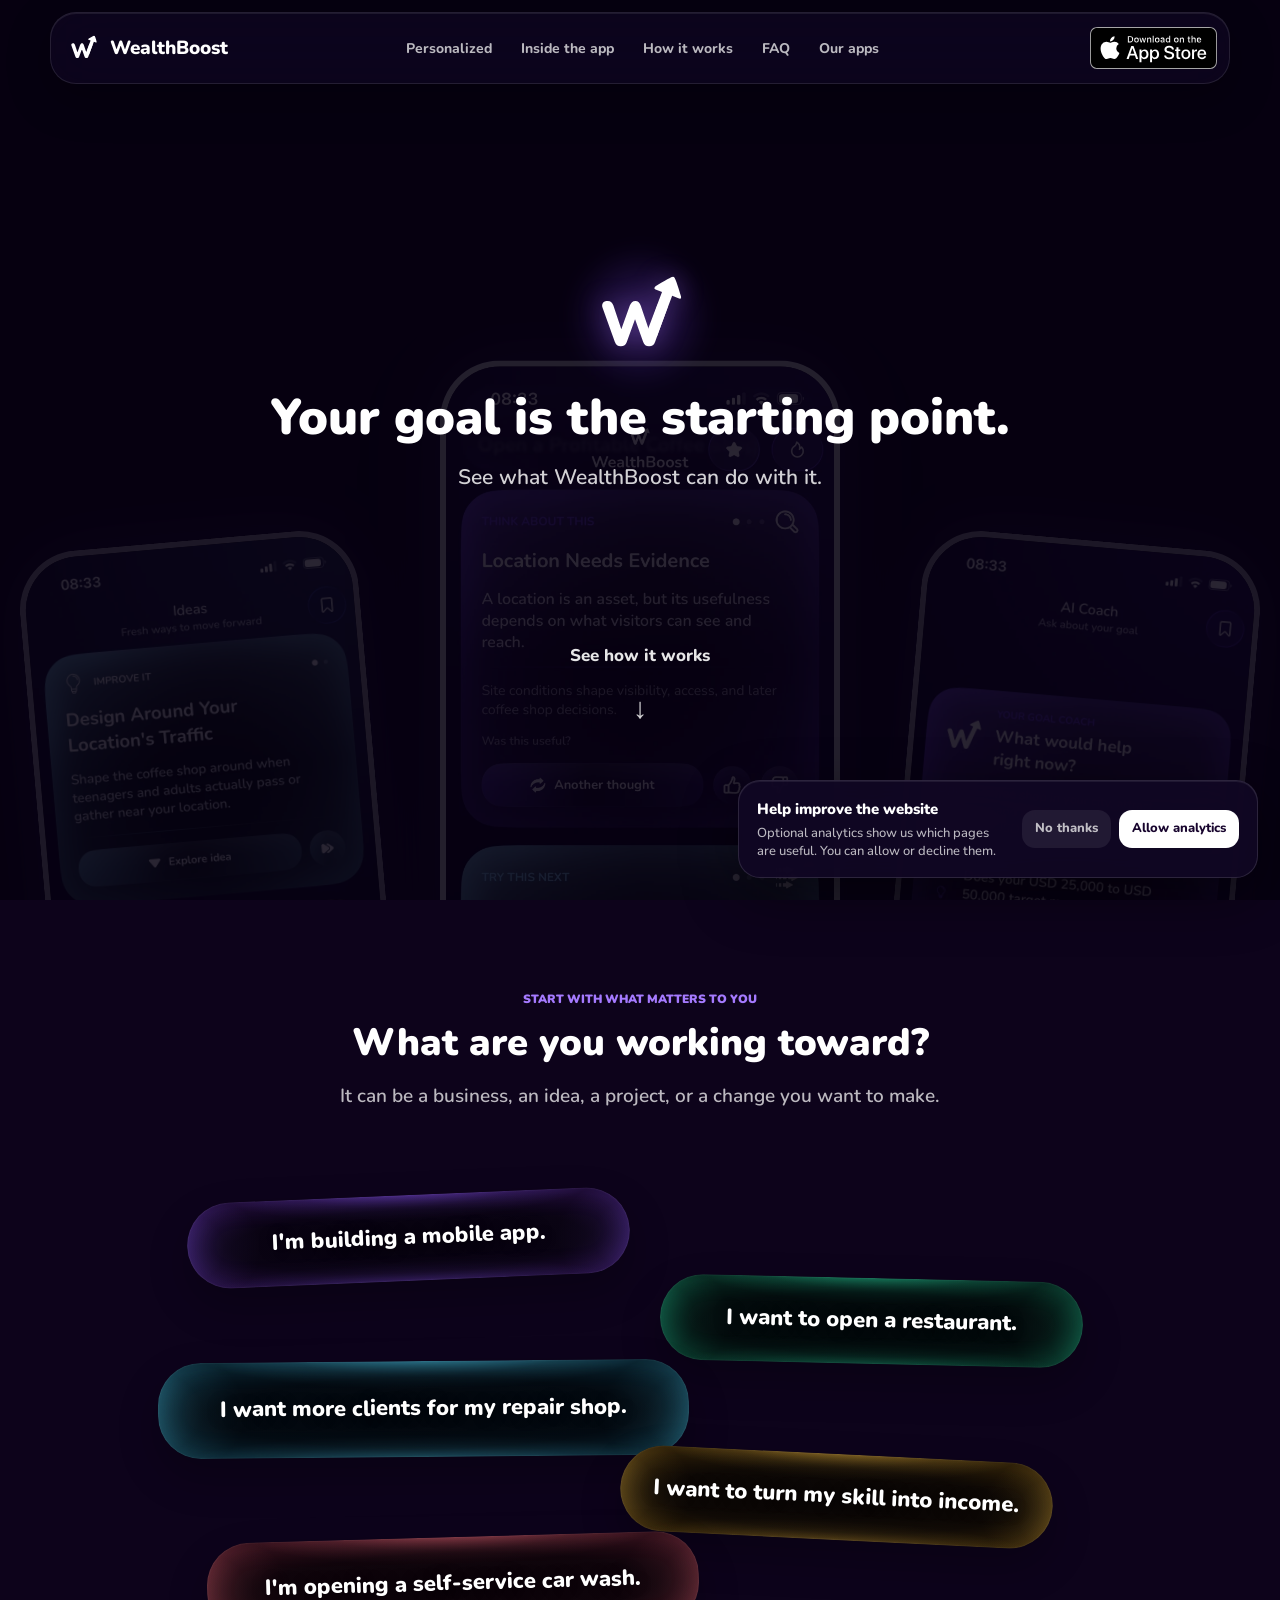
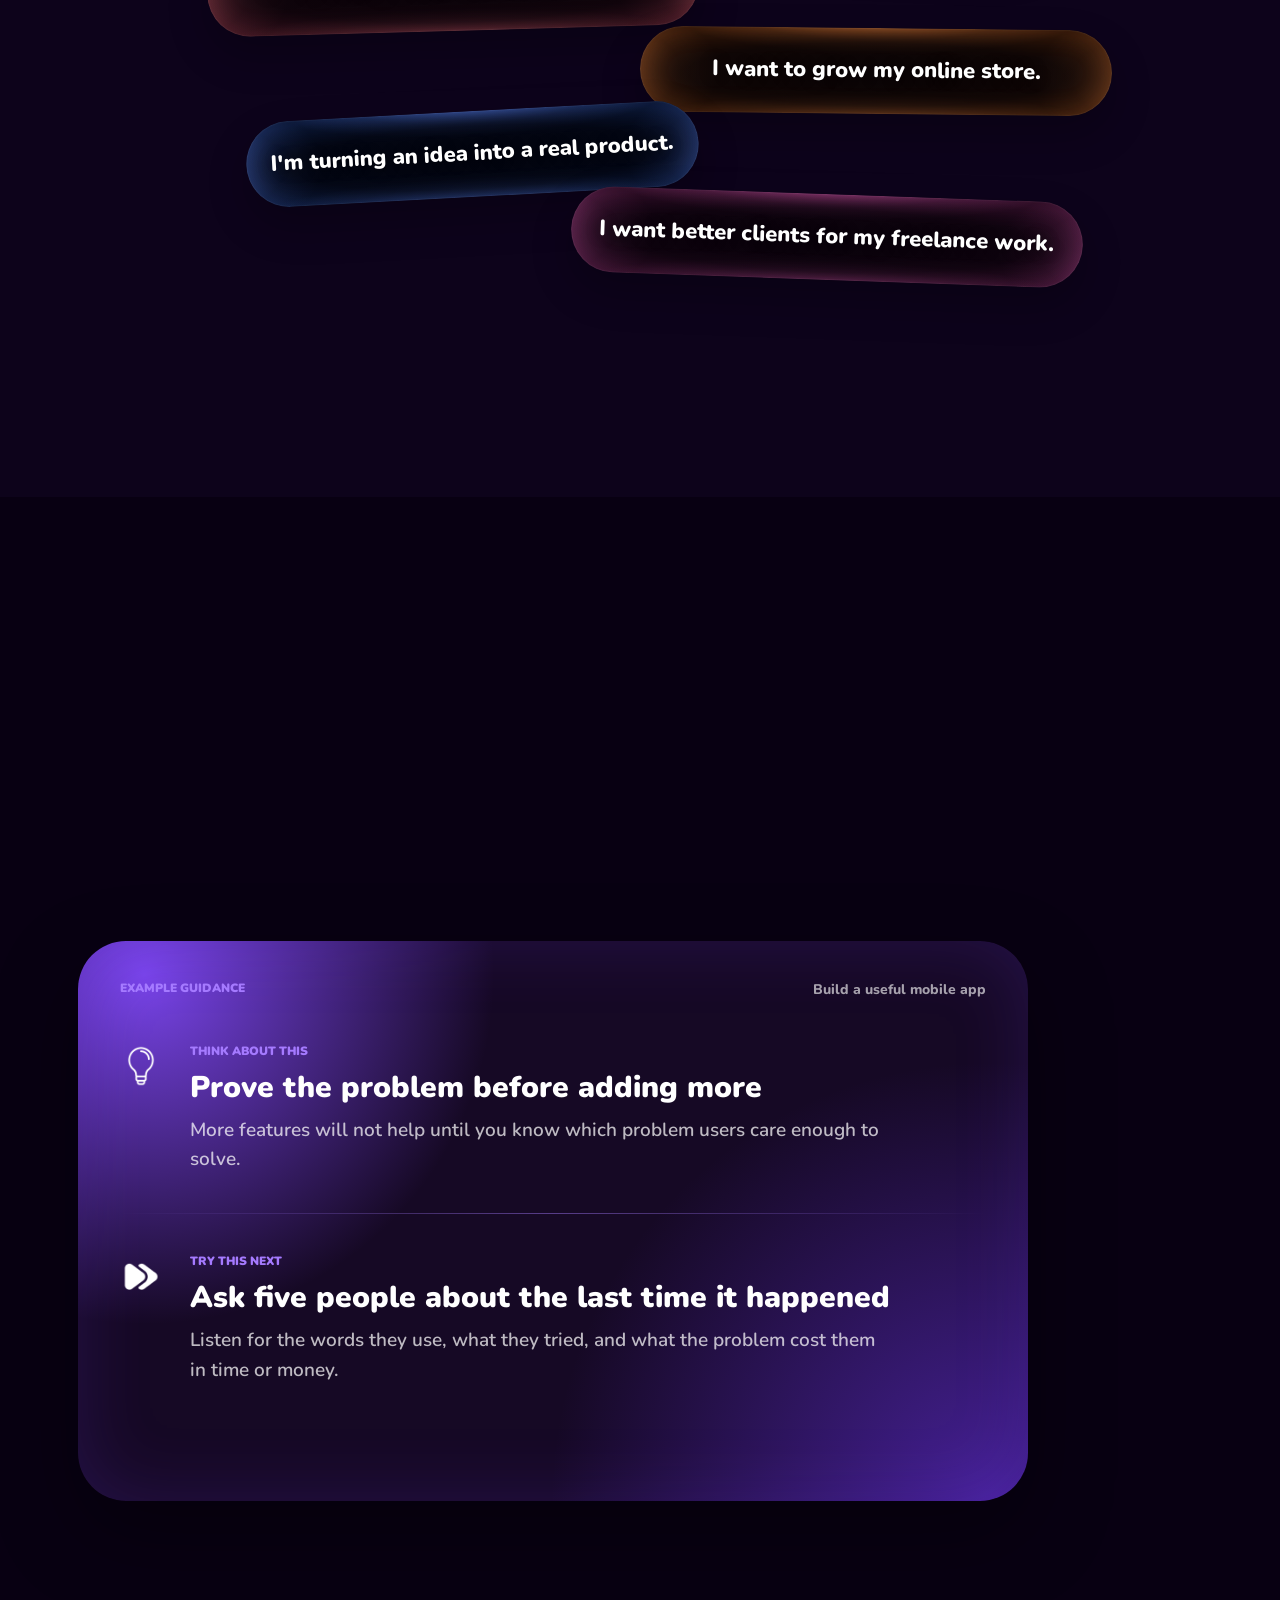
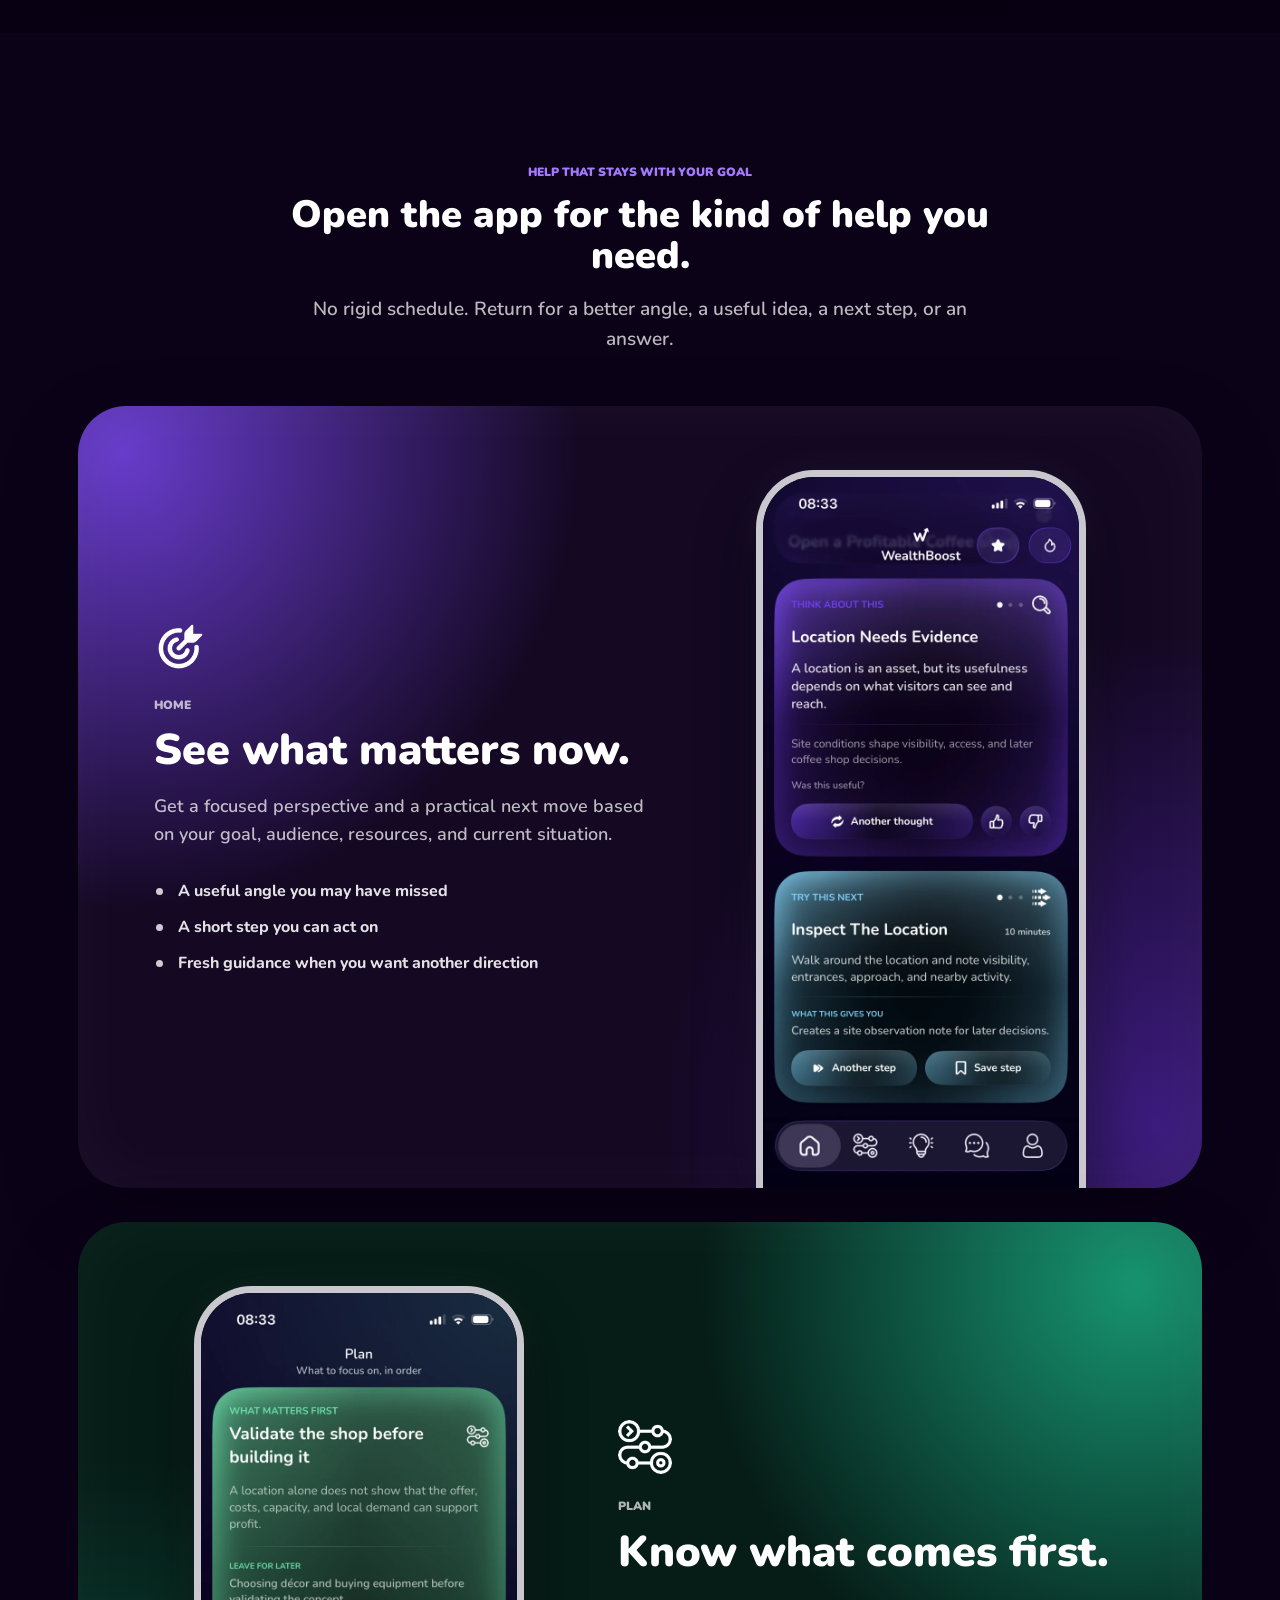
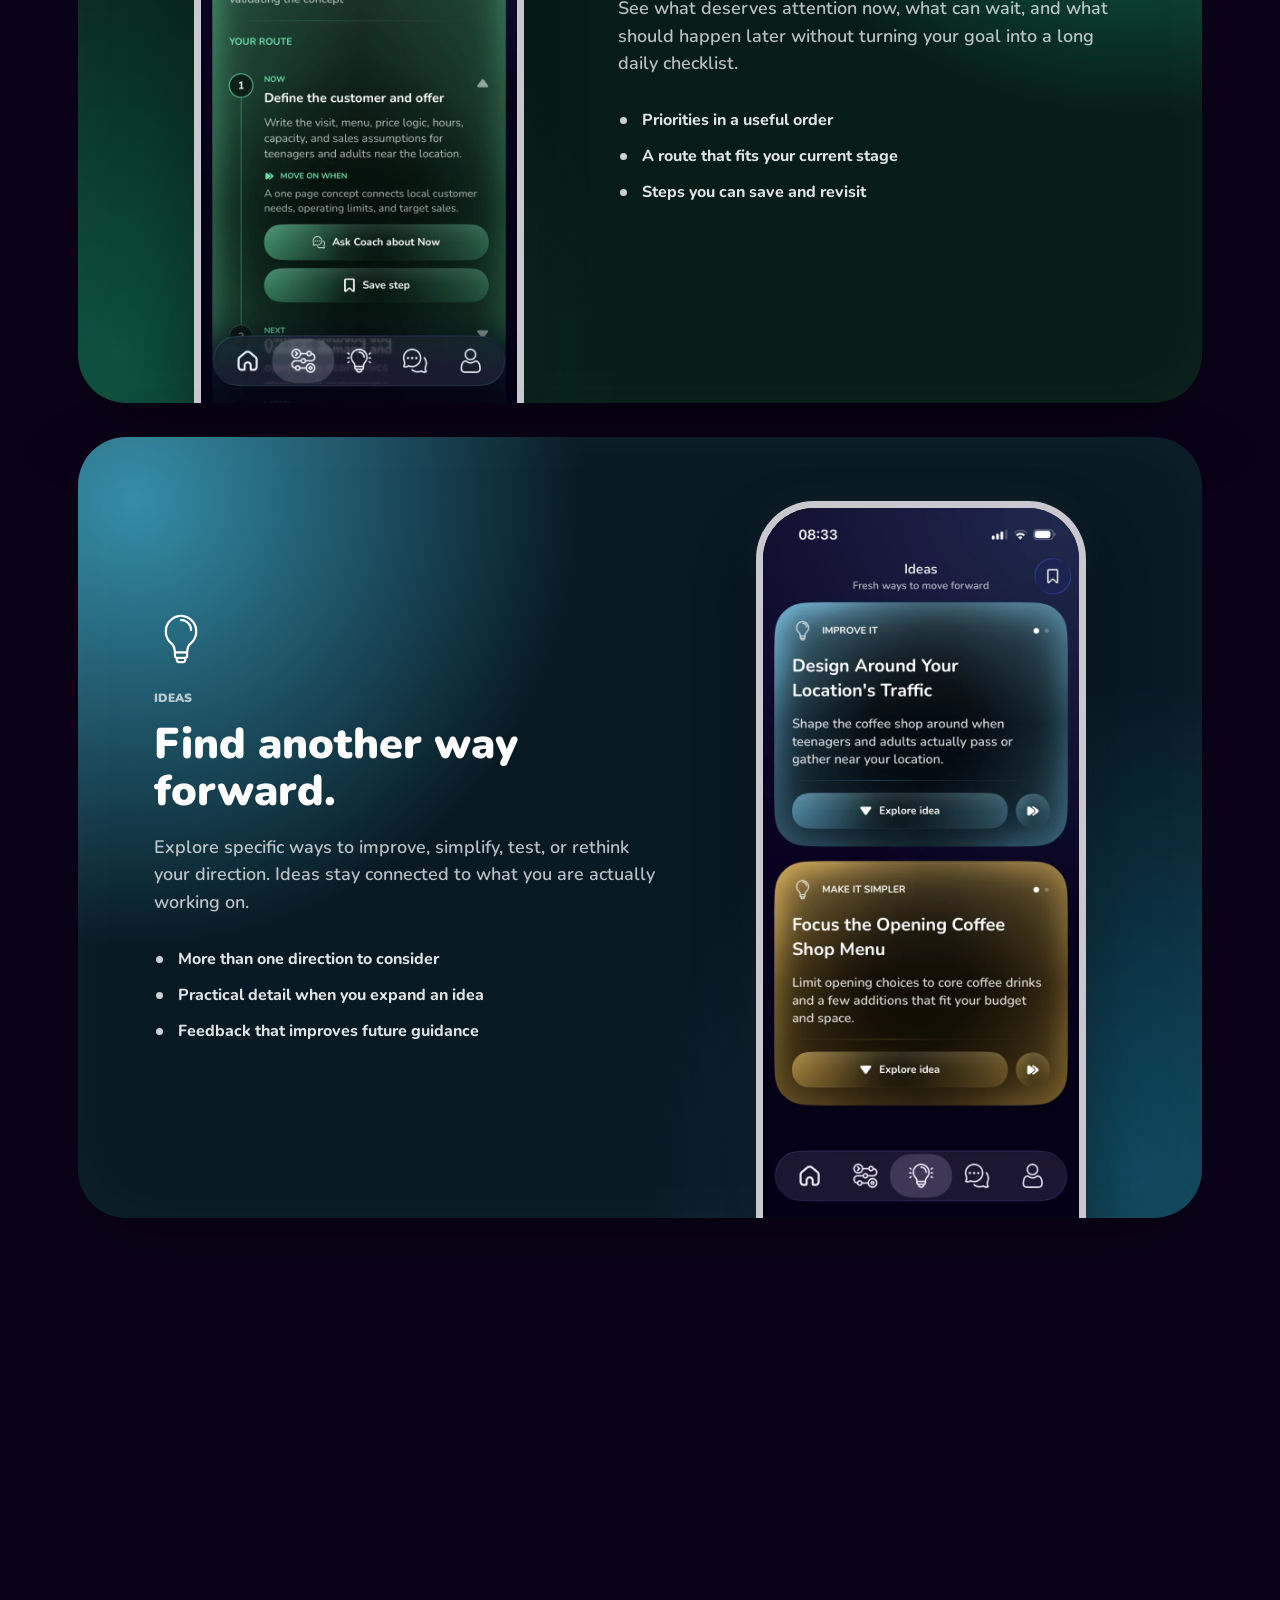
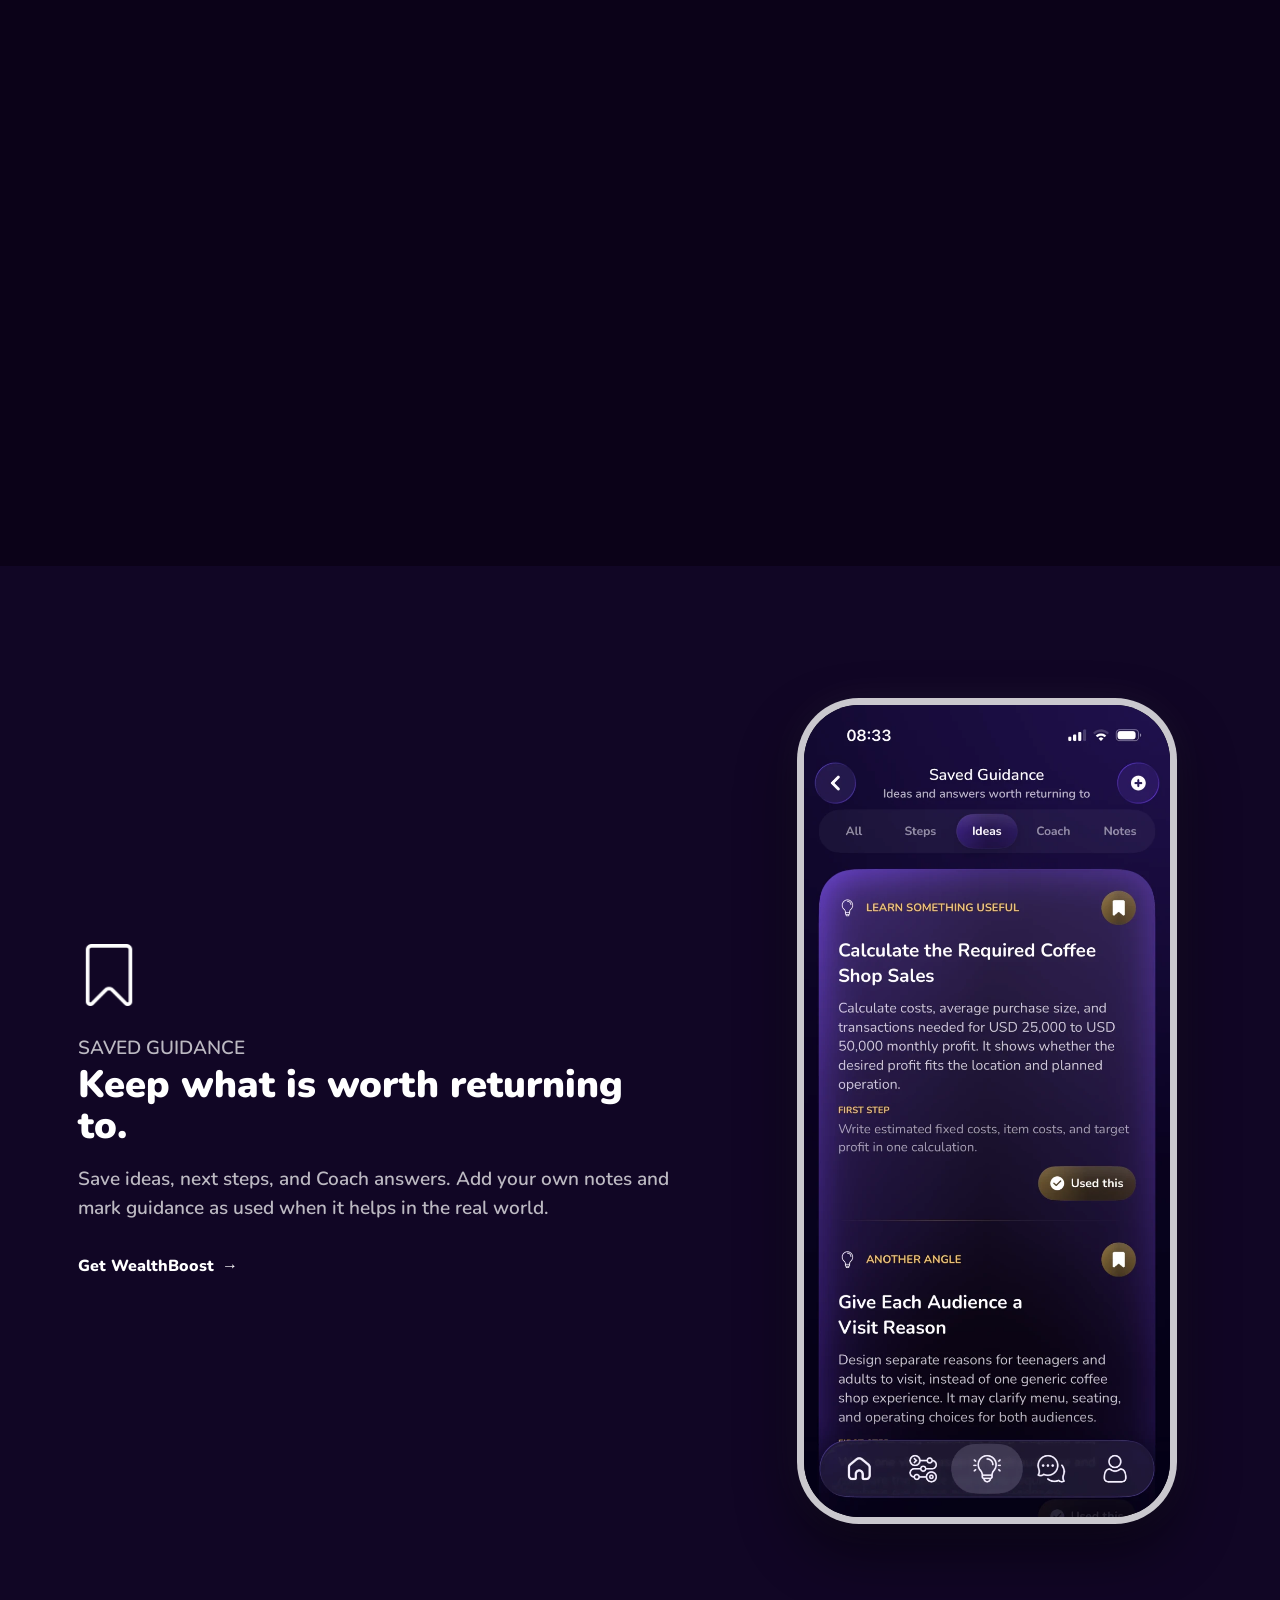
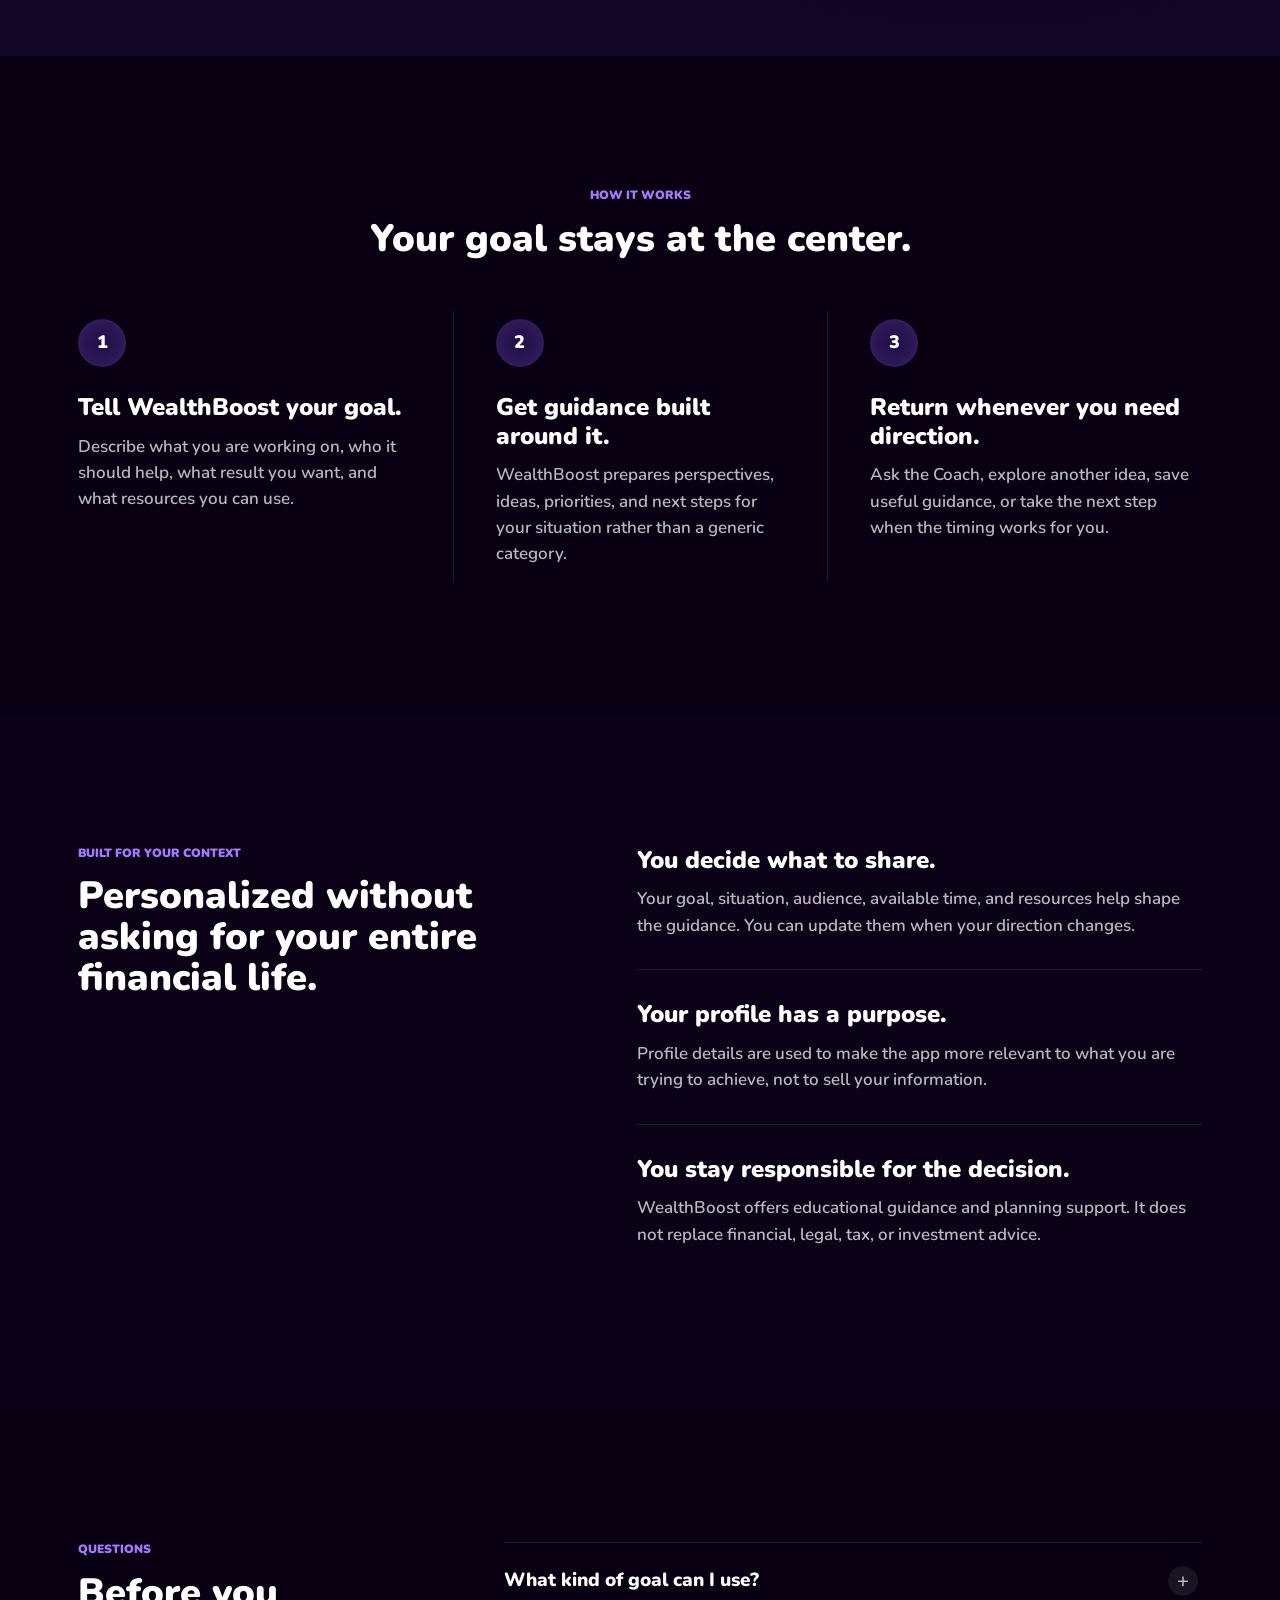
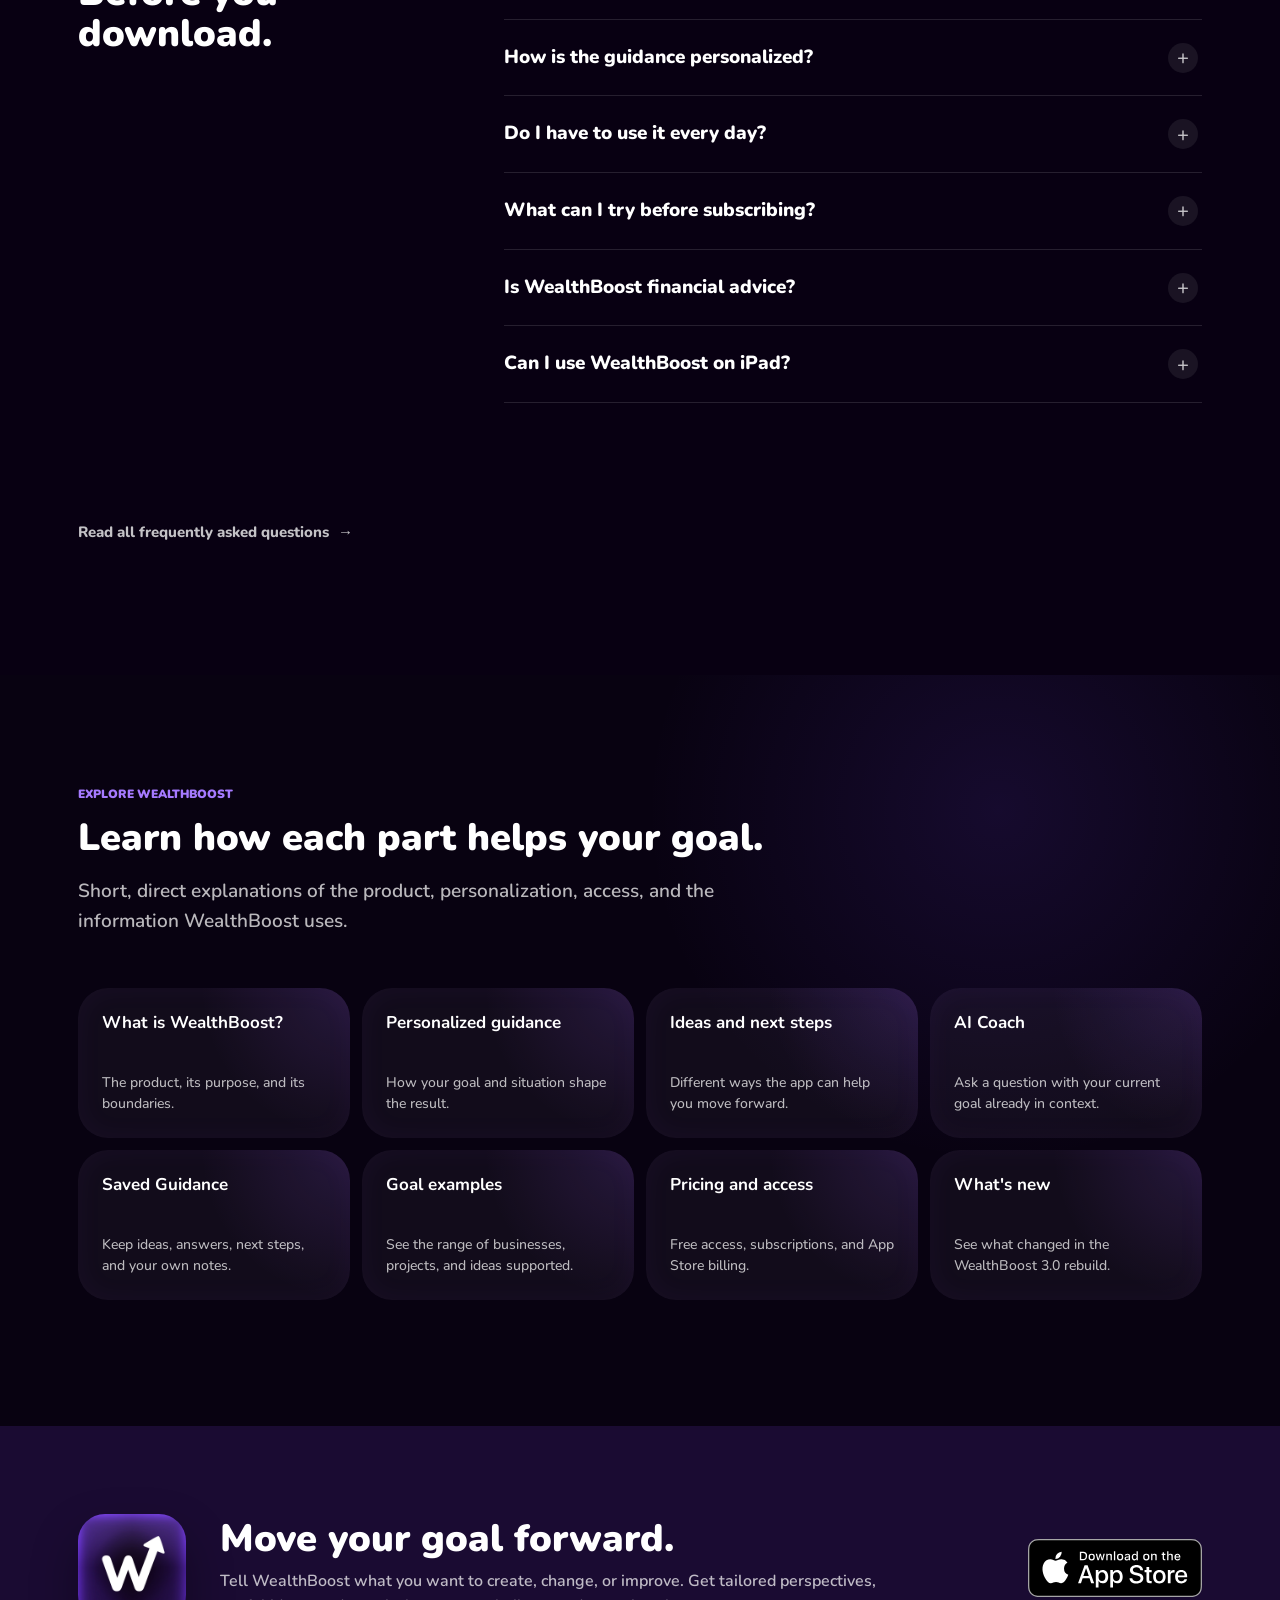
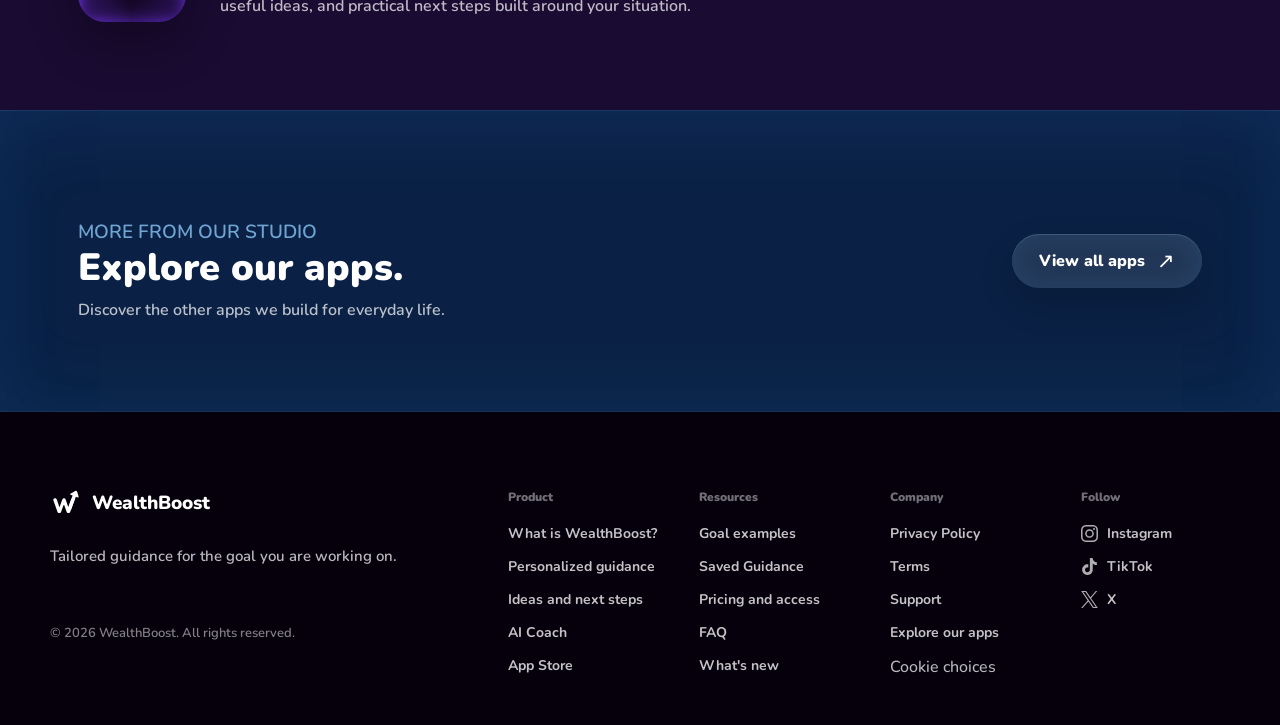
<file: index.html>
<!doctype html>
<html lang="en">
<head>
  <meta charset="utf-8">
  <meta name="viewport" content="width=device-width, initial-scale=1">
  <meta name="theme-color" content="#0b0218">
  <meta name="color-scheme" content="dark">

  <title>AI Goal Coach &amp; Personalized Guidance | WealthBoost</title>
  <meta name="description" content="Turn any business, project, or personal goal into tailored ideas, practical next steps, and AI coaching with WealthBoost for iPhone and iPad.">
  <meta name="author" content="WealthBoost">
  <meta name="robots" content="index,follow,max-image-preview:large">
  <meta name="apple-itunes-app" content="app-id=6756603789">
  <link rel="canonical" href="https://wealthboost.app/">
  <link rel="alternate" type="text/markdown" href="https://wealthboost.app/index.md" title="WealthBoost overview in Markdown">

  <meta property="og:type" content="website">
  <meta property="og:locale" content="en_US">
  <meta property="og:url" content="https://wealthboost.app/">
  <meta property="og:site_name" content="WealthBoost">
  <meta property="og:title" content="Move your goal forward with WealthBoost">
  <meta property="og:description" content="Tailored perspectives, useful ideas, practical next steps, and an AI Coach built around your goal.">
  <meta property="og:image" content="https://wealthboost.app/assets/social-preview.png">
  <meta property="og:image:width" content="1200">
  <meta property="og:image:height" content="630">
  <meta property="og:image:alt" content="WealthBoost personalized goal guidance for iPhone and iPad">

  <meta name="twitter:card" content="summary_large_image">
  <meta name="twitter:title" content="Move your goal forward with WealthBoost">
  <meta name="twitter:description" content="Tailored guidance and practical next steps built around your goal.">
  <meta name="twitter:image" content="https://wealthboost.app/assets/social-preview.png">

  <link rel="icon" href="assets/app-icon.png" type="image/png">
  <link rel="apple-touch-icon" href="assets/app-icon.png">
  <link rel="preload" href="assets/screens/home.webp" as="image" type="image/webp" fetchpriority="high">
  <script>document.documentElement.classList.add("js");</script>
  <link rel="stylesheet" href="styles.css?v=22">

  <script type="application/ld+json">
    {
      "@context": "https://schema.org",
      "@graph": [
        {
          "@type": "Organization",
          "@id": "https://wealthboost.app/#organization",
          "name": "WealthBoost",
          "url": "https://wealthboost.app/",
          "logo": {
            "@type": "ImageObject",
            "url": "https://wealthboost.app/assets/app-icon.png",
            "width": 1024,
            "height": 1024
          },
          "sameAs": [
            "https://apps.apple.com/app/id6756603789",
            "https://www.instagram.com/wealthboost.ai/",
            "https://www.tiktok.com/@wealthboost.ai",
            "https://x.com/DevPaulCrp",
            "https://paulcrp.com"
          ]
        },
        {
          "@type": "WebSite",
          "@id": "https://wealthboost.app/#website",
          "url": "https://wealthboost.app/",
          "name": "WealthBoost",
          "description": "Official website for WealthBoost, an AI goal coach for iPhone and iPad.",
          "inLanguage": "en-US",
          "publisher": {
            "@id": "https://wealthboost.app/#organization"
          }
        },
        {
          "@type": "WebPage",
          "@id": "https://wealthboost.app/#webpage",
          "url": "https://wealthboost.app/",
          "name": "AI Goal Coach and Personalized Guidance | WealthBoost",
          "description": "Turn a business, project, product, or practical goal into tailored perspectives, useful ideas, next steps, and AI coaching.",
          "isPartOf": {
            "@id": "https://wealthboost.app/#website"
          },
          "about": {
            "@id": "https://wealthboost.app/#app"
          },
          "primaryImageOfPage": {
            "@type": "ImageObject",
            "url": "https://wealthboost.app/assets/social-preview.png",
            "width": 1200,
            "height": 630
          },
          "inLanguage": "en-US",
          "dateModified": "2026-08-17"
        },
        {
          "@type": "MobileApplication",
          "@id": "https://wealthboost.app/#app",
          "name": "WealthBoost",
          "applicationCategory": "BusinessApplication",
          "applicationSubCategory": "Goal planning and AI coaching",
          "operatingSystem": "iOS, iPadOS",
          "softwareVersion": "3.0",
          "description": "Personalized perspectives, ideas, practical next steps, and AI coaching built around a user's business, project, product, income direction, or practical goal.",
          "url": "https://wealthboost.app/",
          "downloadUrl": "https://apps.apple.com/app/wealthboost-ai-money-coach/id6756603789",
          "installUrl": "https://apps.apple.com/app/wealthboost-ai-money-coach/id6756603789",
          "image": "https://wealthboost.app/assets/app-icon.png",
          "screenshot": [
            "https://wealthboost.app/assets/screens/home.webp",
            "https://wealthboost.app/assets/screens/plan.webp",
            "https://wealthboost.app/assets/screens/ideas.webp",
            "https://wealthboost.app/assets/screens/coach.webp"
          ],
          "featureList": [
            "Personalized guidance based on the user's goal and situation",
            "Useful perspectives and practical next steps",
            "Goal-specific ideas and alternative directions",
            "AI Coach answers connected to the user's profile",
            "Saved guidance and personal notes",
            "Optional progress milestones, levels, and streaks"
          ],
          "inLanguage": "en-US",
          "isAccessibleForFree": true,
          "offers": {
            "@type": "Offer",
            "price": "0",
            "priceCurrency": "USD",
            "description": "Free App Store download with limited introductory access. Subscription options and local prices are displayed by the App Store."
          },
          "publisher": {
            "@id": "https://wealthboost.app/#organization"
          },
          "sameAs": "https://apps.apple.com/app/id6756603789"
        },
        {
          "@type": "FAQPage",
          "@id": "https://wealthboost.app/#faq-structured-data",
          "mainEntity": [
            {
              "@type": "Question",
              "name": "What kind of goal can I use?",
              "acceptedAnswer": {
                "@type": "Answer",
                "text": "You can use WealthBoost for a legitimate business, project, product, income direction, or practical change you want to make. Specific goals produce more useful guidance."
              }
            },
            {
              "@type": "Question",
              "name": "How is the guidance personalized?",
              "acceptedAnswer": {
                "@type": "Answer",
                "text": "WealthBoost uses the goal, audience, desired result, current situation, time, budget, and direction you provide. Feedback and saved guidance also help the experience remain relevant."
              }
            },
            {
              "@type": "Question",
              "name": "Do I have to use WealthBoost every day?",
              "acceptedAnswer": {
                "@type": "Answer",
                "text": "No. You can open WealthBoost whenever you need a new angle, a next step, an idea, or help with a decision."
              }
            },
            {
              "@type": "Question",
              "name": "What can I try before subscribing?",
              "acceptedAnswer": {
                "@type": "Answer",
                "text": "New users can explore the full app for three days. After that, a subscription is required to continue. Available plans, introductory offers, and local prices are shown in the App Store."
              }
            },
            {
              "@type": "Question",
              "name": "Is WealthBoost financial advice?",
              "acceptedAnswer": {
                "@type": "Answer",
                "text": "No. WealthBoost provides educational guidance and planning support. Important financial, legal, tax, or investment decisions should be reviewed with a qualified professional."
              }
            },
            {
              "@type": "Question",
              "name": "Can I use WealthBoost on iPad?",
              "acceptedAnswer": {
                "@type": "Answer",
                "text": "Yes. WealthBoost is designed for iPhone and iPad."
              }
            }
          ]
        }
      ]
    }
  </script>
</head>

<body>
  <a class="skip-link" href="#main-content">Skip to content</a>

  <header class="site-header" data-site-header>
    <div class="header-inner">
      <a class="brand" href="#top" aria-label="WealthBoost home">
        <img class="brand-mark" src="assets/wealthboost-mark.svg" alt="">
        <span>WealthBoost</span>
      </a>

      <nav class="desktop-nav" aria-label="Primary navigation">
        <a href="#personalized">Personalized</a>
        <a href="#inside">Inside the app</a>
        <a href="#how-it-works">How it works</a>
        <a href="#faq">FAQ</a>
        <a class="header-apps-button apps-link" href="https://paulcrp.com" target="_blank" rel="noopener noreferrer">Our apps</a>
      </nav>

      <a class="header-download download-link" href="https://apps.apple.com/app/wealthboost-ai-money-coach/id6756603789" target="_blank" rel="noopener noreferrer" aria-label="Download WealthBoost on the App Store">
        <img src="assets/app-store-badge.svg" alt="Download on the App Store">
      </a>

      <button class="menu-button" type="button" aria-label="Open navigation" aria-controls="mobile-navigation" aria-expanded="false" data-menu-button>
        <span></span>
        <span></span>
      </button>
    </div>

    <nav class="mobile-nav" id="mobile-navigation" aria-label="Mobile navigation" data-mobile-nav>
      <a href="#personalized">Personalized</a>
      <a href="#inside">Inside the app</a>
      <a href="#how-it-works">How it works</a>
      <a href="#faq">FAQ</a>
      <a class="mobile-apps apps-link" href="https://paulcrp.com" target="_blank" rel="noopener noreferrer">Explore our apps</a>
      <a class="mobile-download download-link" href="https://apps.apple.com/app/wealthboost-ai-money-coach/id6756603789" target="_blank" rel="noopener noreferrer">Download WealthBoost</a>
    </nav>
  </header>

  <main id="main-content">
    <section class="hero" id="top" aria-labelledby="hero-title">
      <div class="hero-product" aria-hidden="true">
        <div class="hero-phone hero-phone-left">
          <img src="assets/screens/ideas.webp" alt="" width="720" height="1566">
        </div>
        <div class="hero-phone hero-phone-center">
          <img src="assets/screens/home.webp" alt="" width="720" height="1566" fetchpriority="high">
        </div>
        <div class="hero-phone hero-phone-right">
          <img src="assets/screens/coach.webp" alt="" width="720" height="1566">
        </div>
      </div>
      <div class="hero-shade" aria-hidden="true"></div>

      <div class="hero-content">
        <div class="hero-brand-lockup">
          <span class="hero-brand-mark-wrap" aria-hidden="true">
            <img src="assets/wealthboost-mark.svg" alt="" width="104" height="104">
          </span>
        </div>
        <h1 class="hero-statement" id="hero-title">Your goal is the starting point.</h1>
        <p class="hero-copy">See what WealthBoost can do with it.</p>
        <div class="hero-actions">
          <a class="hero-discover-link" href="#start-with-your-goal">See how it works</a>
          <a class="secondary-link hero-scroll-cue" href="#start-with-your-goal" aria-label="Start with your goal">
            <span aria-hidden="true">&darr;</span>
          </a>
        </div>
      </div>
    </section>

    <section class="goal-cloud-section" id="start-with-your-goal" aria-labelledby="goal-cloud-title">
      <div class="section-shell goal-cloud-shell">
        <div class="section-heading section-heading-centered reveal">
          <p class="eyebrow">START WITH WHAT MATTERS TO YOU</p>
          <h2 id="goal-cloud-title">What are you working toward?</h2>
          <p>It can be a business, an idea, a project, or a change you want to make.</p>
        </div>

        <div class="goal-cloud reveal" aria-label="Example goals">
          <button class="goal-bubble goal-bubble-purple" type="button" data-goal-choice="app">I'm building a mobile app.</button>
          <button class="goal-bubble goal-bubble-green" type="button" data-goal-choice="restaurant">I want to open a restaurant.</button>
          <button class="goal-bubble goal-bubble-cyan" type="button" data-goal-choice="repair">I want more clients for my repair shop.</button>
          <button class="goal-bubble goal-bubble-gold" type="button" data-goal-choice="skill">I want to turn my skill into income.</button>
          <button class="goal-bubble goal-bubble-coral" type="button" data-goal-choice="carwash">I'm opening a self-service car wash.</button>
          <button class="goal-bubble goal-bubble-orange" type="button" data-goal-choice="store">I want to grow my online store.</button>
          <button class="goal-bubble goal-bubble-blue" type="button" data-goal-choice="product">I'm turning an idea into a real product.</button>
          <button class="goal-bubble goal-bubble-pink" type="button" data-goal-choice="freelance">I want better clients for my freelance work.</button>
        </div>

        <p class="goal-cloud-caption reveal">Your goal becomes the context for everything that follows.</p>
      </div>
    </section>

    <section class="personalized-section" id="personalized" aria-labelledby="personalized-title">
      <div class="section-shell">
        <div class="section-heading reveal">
          <p class="eyebrow">NOT A GENERIC CHECKLIST</p>
          <h2 id="personalized-title">See how the guidance changes with the goal.</h2>
          <p>Choose an example. WealthBoost changes both the perspective and the next step.</p>
        </div>

        <div class="goal-picker reveal" role="group" aria-label="Choose an example goal">
          <button type="button" class="goal-picker-button is-selected" data-goal-choice="app" aria-pressed="true">Mobile app</button>
          <button type="button" class="goal-picker-button" data-goal-choice="restaurant" aria-pressed="false">Restaurant</button>
          <button type="button" class="goal-picker-button" data-goal-choice="repair" aria-pressed="false">Repair shop</button>
          <button type="button" class="goal-picker-button" data-goal-choice="carwash" aria-pressed="false">Car wash</button>
          <button type="button" class="goal-picker-button" data-goal-choice="skill" aria-pressed="false">Your skill</button>
        </div>

        <article class="guidance-demo reveal" aria-live="polite" aria-atomic="true" data-guidance-demo>
          <div class="guidance-demo-topline">
            <span>EXAMPLE GUIDANCE</span>
            <span class="guidance-goal" data-guidance-goal>Build a useful mobile app</span>
          </div>

          <div class="guidance-section">
            <img src="assets/icons/idea.png" alt="" width="42" height="42">
            <div>
              <p class="guidance-label">THINK ABOUT THIS</p>
              <h3 data-guidance-perspective-title>Prove the problem before adding more</h3>
              <p data-guidance-perspective>More features will not help until you know which problem users care enough to solve.</p>
            </div>
          </div>

          <div class="guidance-divider" aria-hidden="true"></div>

          <div class="guidance-section">
            <img src="assets/icons/forward.png" alt="" width="42" height="42">
            <div>
              <p class="guidance-label">TRY THIS NEXT</p>
              <h3 data-guidance-step-title>Ask five people about the last time it happened</h3>
              <p data-guidance-step>Listen for the words they use, what they tried, and what the problem cost them in time or money.</p>
            </div>
          </div>
        </article>
      </div>
    </section>

    <section class="inside-section" id="inside" aria-labelledby="inside-title">
      <div class="section-shell">
        <div class="section-heading section-heading-centered reveal">
          <p class="eyebrow">HELP THAT STAYS WITH YOUR GOAL</p>
          <h2 id="inside-title">Open the app for the kind of help you need.</h2>
          <p>No rigid schedule. Return for a better angle, a useful idea, a next step, or an answer.</p>
        </div>

        <div class="showcase-list">
          <article class="showcase showcase-purple reveal">
            <div class="showcase-copy">
              <img class="showcase-icon" src="assets/icons/target.png" alt="" width="54" height="54">
              <p class="eyebrow">HOME</p>
              <h3>See what matters now.</h3>
              <p>Get a focused perspective and a practical next move based on your goal, audience, resources, and current situation.</p>
              <ul class="benefit-list">
                <li>A useful angle you may have missed</li>
                <li>A short step you can act on</li>
                <li>Fresh guidance when you want another direction</li>
              </ul>
            </div>
            <figure class="device device-home">
              <img src="assets/screens/home.webp" alt="WealthBoost Home showing a tailored perspective and next step" width="720" height="1566" loading="lazy">
            </figure>
          </article>

          <article class="showcase showcase-green reveal">
            <figure class="device device-plan">
              <img src="assets/screens/plan.webp" alt="WealthBoost Plan showing what matters first and a route forward" width="720" height="1566" loading="lazy">
            </figure>
            <div class="showcase-copy">
              <img class="showcase-icon" src="assets/icons/plan.png" alt="" width="54" height="54">
              <p class="eyebrow">PLAN</p>
              <h3>Know what comes first.</h3>
              <p>See what deserves attention now, what can wait, and what should happen later without turning your goal into a long daily checklist.</p>
              <ul class="benefit-list">
                <li>Priorities in a useful order</li>
                <li>A route that fits your current stage</li>
                <li>Steps you can save and revisit</li>
              </ul>
            </div>
          </article>

          <article class="showcase showcase-cyan reveal">
            <div class="showcase-copy">
              <img class="showcase-icon" src="assets/icons/idea.png" alt="" width="54" height="54">
              <p class="eyebrow">IDEAS</p>
              <h3>Find another way forward.</h3>
              <p>Explore specific ways to improve, simplify, test, or rethink your direction. Ideas stay connected to what you are actually working on.</p>
              <ul class="benefit-list">
                <li>More than one direction to consider</li>
                <li>Practical detail when you expand an idea</li>
                <li>Feedback that improves future guidance</li>
              </ul>
            </div>
            <figure class="device device-ideas">
              <img src="assets/screens/ideas.webp" alt="WealthBoost Ideas showing two tailored directions for a coffee shop goal" width="720" height="1566" loading="lazy">
            </figure>
          </article>

          <article class="showcase showcase-coral reveal">
            <figure class="device device-coach">
              <img src="assets/screens/coach.webp" alt="WealthBoost AI Coach suggesting questions based on a user's goal" width="720" height="1566" loading="lazy">
            </figure>
            <div class="showcase-copy">
              <img class="showcase-icon" src="assets/icons/coach.png" alt="" width="54" height="54">
              <p class="eyebrow">AI COACH</p>
              <h3>Ask about the decision in front of you.</h3>
              <p>The Coach already knows your goal and profile, so you can ask a direct question without explaining your situation again in every conversation.</p>
              <ul class="benefit-list">
                <li>Questions suggested from your context</li>
                <li>Answers formatted for easier reading</li>
                <li>Useful answers can be saved for later</li>
              </ul>
            </div>
          </article>
        </div>
      </div>
    </section>

    <section class="saved-section" aria-labelledby="saved-title">
      <div class="section-shell saved-layout">
        <div class="saved-copy reveal">
          <img class="saved-icon" src="assets/icons/bookmark.png" alt="" width="62" height="62">
          <p class="eyebrow">SAVED GUIDANCE</p>
          <h2 id="saved-title">Keep what is worth returning to.</h2>
          <p>Save ideas, next steps, and Coach answers. Add your own notes and mark guidance as used when it helps in the real world.</p>
          <a class="text-cta download-link" href="https://apps.apple.com/app/wealthboost-ai-money-coach/id6756603789" target="_blank" rel="noopener noreferrer">Get WealthBoost <span aria-hidden="true">&rarr;</span></a>
        </div>
        <figure class="device device-saved reveal">
          <img src="assets/screens/saved.webp" alt="Saved Guidance in WealthBoost with ideas, steps, Coach answers, and notes" width="720" height="1566" loading="lazy">
        </figure>
      </div>
    </section>

    <section class="how-section" id="how-it-works" aria-labelledby="how-title">
      <div class="section-shell">
        <div class="section-heading section-heading-centered reveal">
          <p class="eyebrow">HOW IT WORKS</p>
          <h2 id="how-title">Your goal stays at the center.</h2>
        </div>

        <ol class="steps-list">
          <li class="reveal">
            <span class="step-number">1</span>
            <div>
              <h3>Tell WealthBoost your goal.</h3>
              <p>Describe what you are working on, who it should help, what result you want, and what resources you can use.</p>
            </div>
          </li>
          <li class="reveal">
            <span class="step-number">2</span>
            <div>
              <h3>Get guidance built around it.</h3>
              <p>WealthBoost prepares perspectives, ideas, priorities, and next steps for your situation rather than a generic category.</p>
            </div>
          </li>
          <li class="reveal">
            <span class="step-number">3</span>
            <div>
              <h3>Return whenever you need direction.</h3>
              <p>Ask the Coach, explore another idea, save useful guidance, or take the next step when the timing works for you.</p>
            </div>
          </li>
        </ol>
      </div>
    </section>

    <section class="trust-section" aria-labelledby="trust-title">
      <div class="section-shell trust-layout">
        <div class="trust-heading reveal">
          <p class="eyebrow">BUILT FOR YOUR CONTEXT</p>
          <h2 id="trust-title">Personalized without asking for your entire financial life.</h2>
        </div>
        <div class="trust-points">
          <div class="trust-point reveal">
            <h3>You decide what to share.</h3>
            <p>Your goal, situation, audience, available time, and resources help shape the guidance. You can update them when your direction changes.</p>
          </div>
          <div class="trust-point reveal">
            <h3>Your profile has a purpose.</h3>
            <p>Profile details are used to make the app more relevant to what you are trying to achieve, not to sell your information.</p>
          </div>
          <div class="trust-point reveal">
            <h3>You stay responsible for the decision.</h3>
            <p>WealthBoost offers educational guidance and planning support. It does not replace financial, legal, tax, or investment advice.</p>
          </div>
        </div>
      </div>
    </section>

    <section class="faq-section" id="faq" aria-labelledby="faq-title">
      <div class="section-shell faq-shell">
        <div class="section-heading reveal">
          <p class="eyebrow">QUESTIONS</p>
          <h2 id="faq-title">Before you download.</h2>
        </div>

        <div class="faq-list reveal">
          <details>
            <summary>What kind of goal can I use?</summary>
            <p>You can use WealthBoost for a legitimate business, project, product, income direction, or practical change you want to make. Specific goals produce more useful guidance.</p>
          </details>
          <details>
            <summary>How is the guidance personalized?</summary>
            <p>WealthBoost uses the goal, audience, desired result, current situation, time, budget, and direction you provide. Your feedback and saved guidance also help the experience stay relevant.</p>
          </details>
          <details>
            <summary>Do I have to use it every day?</summary>
            <p>No. Open WealthBoost when you need a new angle, a next step, an idea, or help with a decision. Streaks and levels can reward useful interactions, but they do not control your goal.</p>
          </details>
          <details>
            <summary>What can I try before subscribing?</summary>
            <p>New users can explore the full app for three days. After that, a subscription is required to continue. Available plans, introductory offers, and local prices are shown in the App Store.</p>
          </details>
          <details>
            <summary>Is WealthBoost financial advice?</summary>
            <p>No. WealthBoost provides educational guidance and planning support. Important financial, legal, tax, or investment decisions should be reviewed with a qualified professional.</p>
          </details>
          <details>
            <summary>Can I use WealthBoost on iPad?</summary>
            <p>Yes. WealthBoost is designed for iPhone and iPad.</p>
          </details>
        </div>

        <a class="faq-more-link reveal" href="faq">Read all frequently asked questions <span aria-hidden="true">&rarr;</span></a>
      </div>
    </section>

    <section class="discovery-section" aria-labelledby="discovery-title">
      <div class="section-shell">
        <div class="section-heading reveal">
          <p class="eyebrow">EXPLORE WEALTHBOOST</p>
          <h2 id="discovery-title">Learn how each part helps your goal.</h2>
          <p>Short, direct explanations of the product, personalization, access, and the information WealthBoost uses.</p>
        </div>

        <div class="discovery-grid reveal">
          <a href="what-is-wealthboost"><strong>What is WealthBoost?</strong><span>The product, its purpose, and its boundaries.</span></a>
          <a href="personalized-guidance"><strong>Personalized guidance</strong><span>How your goal and situation shape the result.</span></a>
          <a href="ideas-and-next-steps"><strong>Ideas and next steps</strong><span>Different ways the app can help you move forward.</span></a>
          <a href="ai-coach"><strong>AI Coach</strong><span>Ask a question with your current goal already in context.</span></a>
          <a href="saved-guidance"><strong>Saved Guidance</strong><span>Keep ideas, answers, next steps, and your own notes.</span></a>
          <a href="goal-examples"><strong>Goal examples</strong><span>See the range of businesses, projects, and ideas supported.</span></a>
          <a href="pricing"><strong>Pricing and access</strong><span>Free access, subscriptions, and App Store billing.</span></a>
          <a href="changelog"><strong>What's new</strong><span>See what changed in the WealthBoost 3.0 rebuild.</span></a>
        </div>
      </div>
    </section>

    <section class="final-cta" aria-labelledby="final-cta-title">
      <div class="section-shell final-cta-inner reveal">
        <img class="final-app-icon" src="assets/app-icon.png" alt="WealthBoost app icon" width="1024" height="1024" loading="lazy">
        <div>
          <h2 id="final-cta-title">Move your goal forward.</h2>
          <p>Tell WealthBoost what you want to create, change, or improve. Get tailored perspectives, useful ideas, and practical next steps built around your situation.</p>
        </div>
        <a class="app-store-badge download-link" href="https://apps.apple.com/app/wealthboost-ai-money-coach/id6756603789" target="_blank" rel="noopener noreferrer" aria-label="Download WealthBoost on the App Store">
          <img src="assets/app-store-badge.svg" alt="Download on the App Store" width="120" height="40">
        </a>
      </div>
    </section>

    <section class="final-cta apps-cta" aria-labelledby="apps-cta-title">
      <div class="section-shell apps-cta-inner reveal">
        <div>
          <p class="eyebrow">MORE FROM OUR STUDIO</p>
          <h2 id="apps-cta-title">Explore our apps.</h2>
          <p>Discover the other apps we build for everyday life.</p>
        </div>
        <a class="apps-cta-button apps-link" href="https://paulcrp.com" target="_blank" rel="noopener noreferrer">
          <span>View all apps</span>
          <span aria-hidden="true">&nearr;</span>
        </a>
      </div>
    </section>
  </main>

  <footer class="site-footer">
    <div class="footer-inner">
      <div class="footer-brand-column">
        <a class="brand footer-brand" href="#top" aria-label="WealthBoost home">
          <img class="brand-mark" src="assets/wealthboost-mark.svg" alt="">
          <span>WealthBoost</span>
        </a>
        <p>Tailored guidance for the goal you are working on.</p>
        <p class="copyright">&copy; <span data-current-year>2026</span> WealthBoost. All rights reserved.</p>
      </div>

      <div class="footer-link-groups">
        <div>
          <h2>Product</h2>
          <a href="what-is-wealthboost">What is WealthBoost?</a>
          <a href="personalized-guidance">Personalized guidance</a>
          <a href="ideas-and-next-steps">Ideas and next steps</a>
          <a href="ai-coach">AI Coach</a>
          <a class="download-link" href="https://apps.apple.com/app/wealthboost-ai-money-coach/id6756603789" target="_blank" rel="noopener noreferrer">App Store</a>
        </div>
        <div>
          <h2>Resources</h2>
          <a href="goal-examples">Goal examples</a>
          <a href="saved-guidance">Saved Guidance</a>
          <a href="pricing">Pricing and access</a>
          <a href="faq">FAQ</a>
          <a href="changelog">What's new</a>
        </div>
        <div>
          <h2>Company</h2>
          <a href="privacy_policy">Privacy Policy</a>
          <a href="https://www.apple.com/legal/internet-services/itunes/dev/stdeula/" target="_blank" rel="noopener noreferrer">Terms</a>
          <a href="mailto:devpaulcrp@gmail.com">Support</a>
          <a class="apps-link" href="https://paulcrp.com" target="_blank" rel="noopener noreferrer">Explore our apps</a>
          <button class="footer-link-button" type="button" data-consent-open>Cookie choices</button>
        </div>
        <div>
          <h2>Follow</h2>
          <a class="social-link" href="https://www.instagram.com/wealthboost.ai/" target="_blank" rel="noopener noreferrer">
            <img src="assets/icons/instagram.svg" alt="" width="18" height="18" loading="lazy">
            <span>Instagram</span>
          </a>
          <a class="social-link" href="https://www.tiktok.com/@wealthboost.ai" target="_blank" rel="noopener noreferrer">
            <img src="assets/icons/tiktok.svg" alt="" width="18" height="18" loading="lazy">
            <span>TikTok</span>
          </a>
          <a class="social-link" href="https://x.com/DevPaulCrp" target="_blank" rel="noopener noreferrer">
            <img src="assets/icons/x.svg" alt="" width="18" height="18" loading="lazy">
            <span>X</span>
          </a>
        </div>
      </div>
    </div>
  </footer>

  <aside class="consent-banner" aria-label="Analytics choices" aria-live="polite" hidden data-consent-banner>
    <div class="consent-copy">
      <strong>Help improve the website</strong>
      <p>Optional analytics show us which pages are useful. You can allow or decline them.</p>
    </div>
    <div class="consent-actions">
      <button class="consent-button consent-decline" type="button" data-consent-decline>No thanks</button>
      <button class="consent-button consent-accept" type="button" data-consent-accept>Allow analytics</button>
    </div>
  </aside>

  <script defer src="https://static.cloudflareinsights.com/beacon.min.js" data-cf-beacon='{"token":"0073aaca78264afb9c1e2ce316a48717"}'></script>
  <script src="site.js" defer></script>
</body>
</html>
</file>
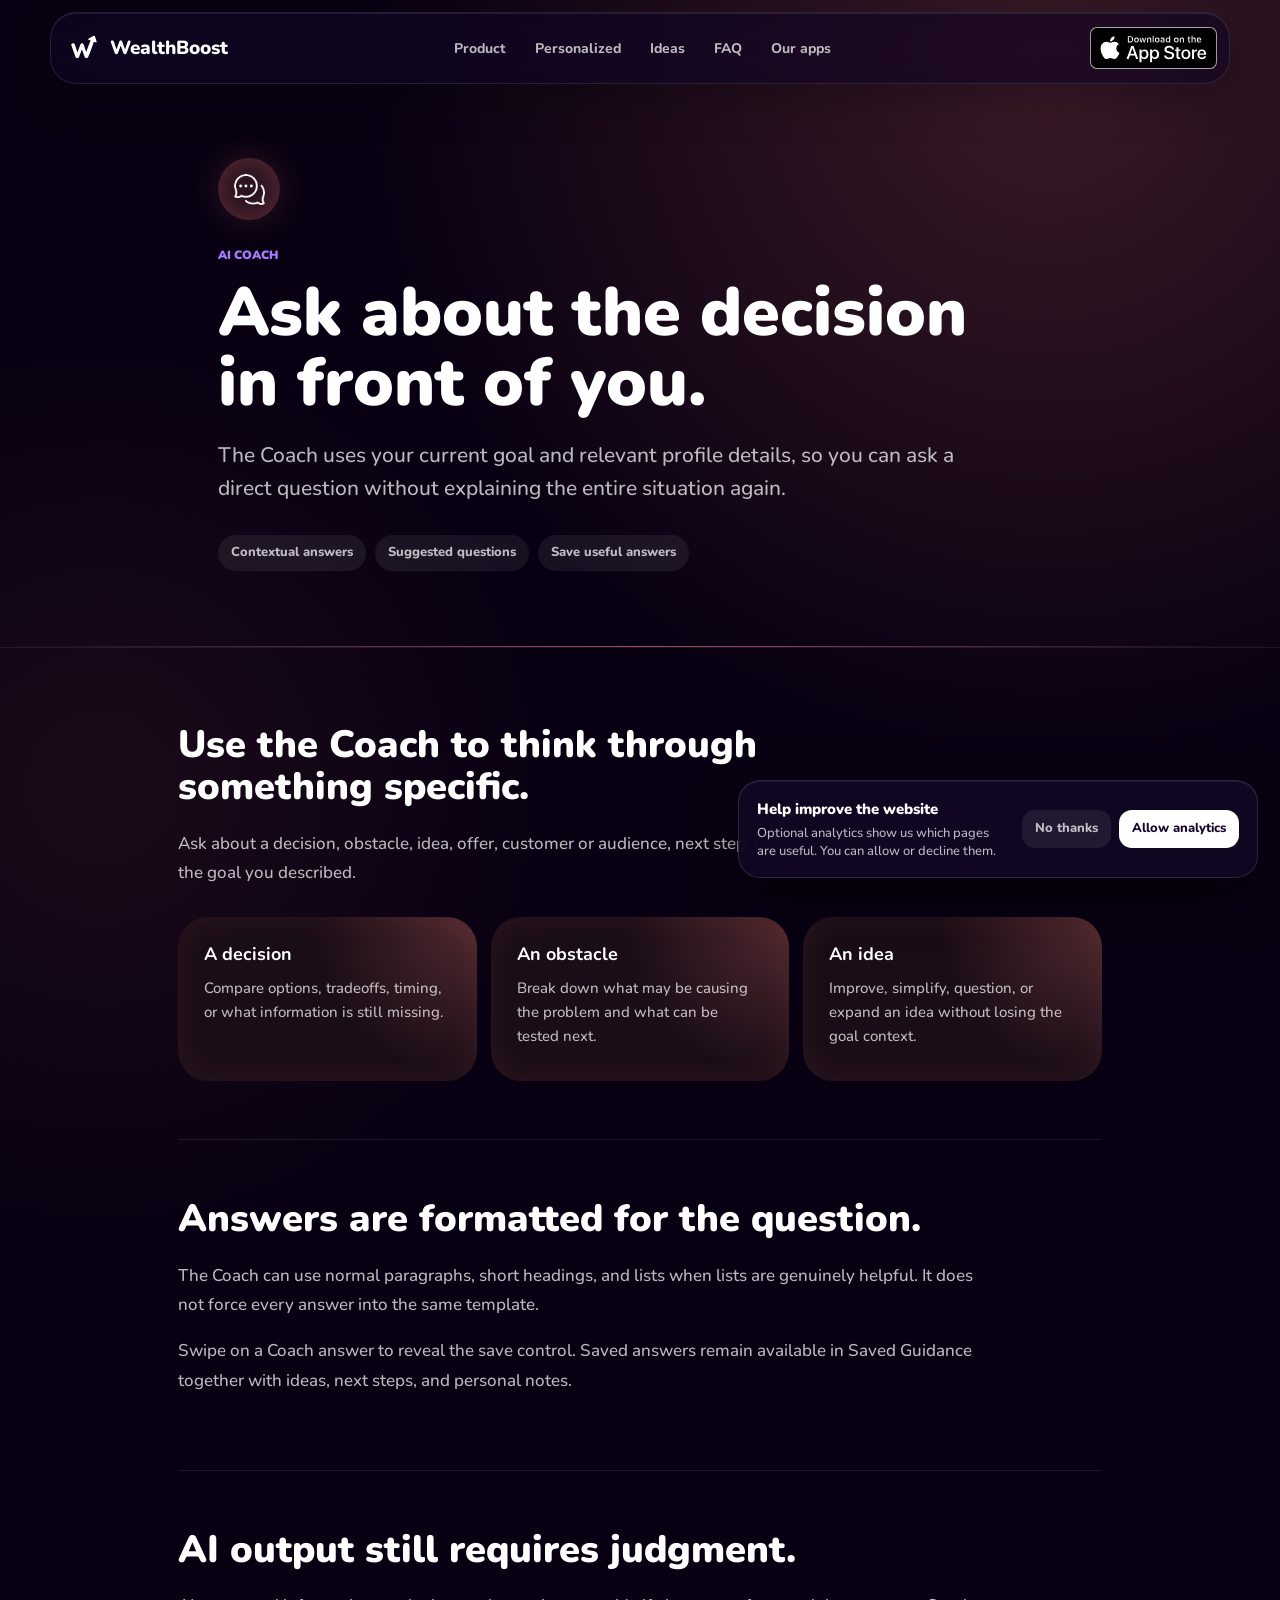
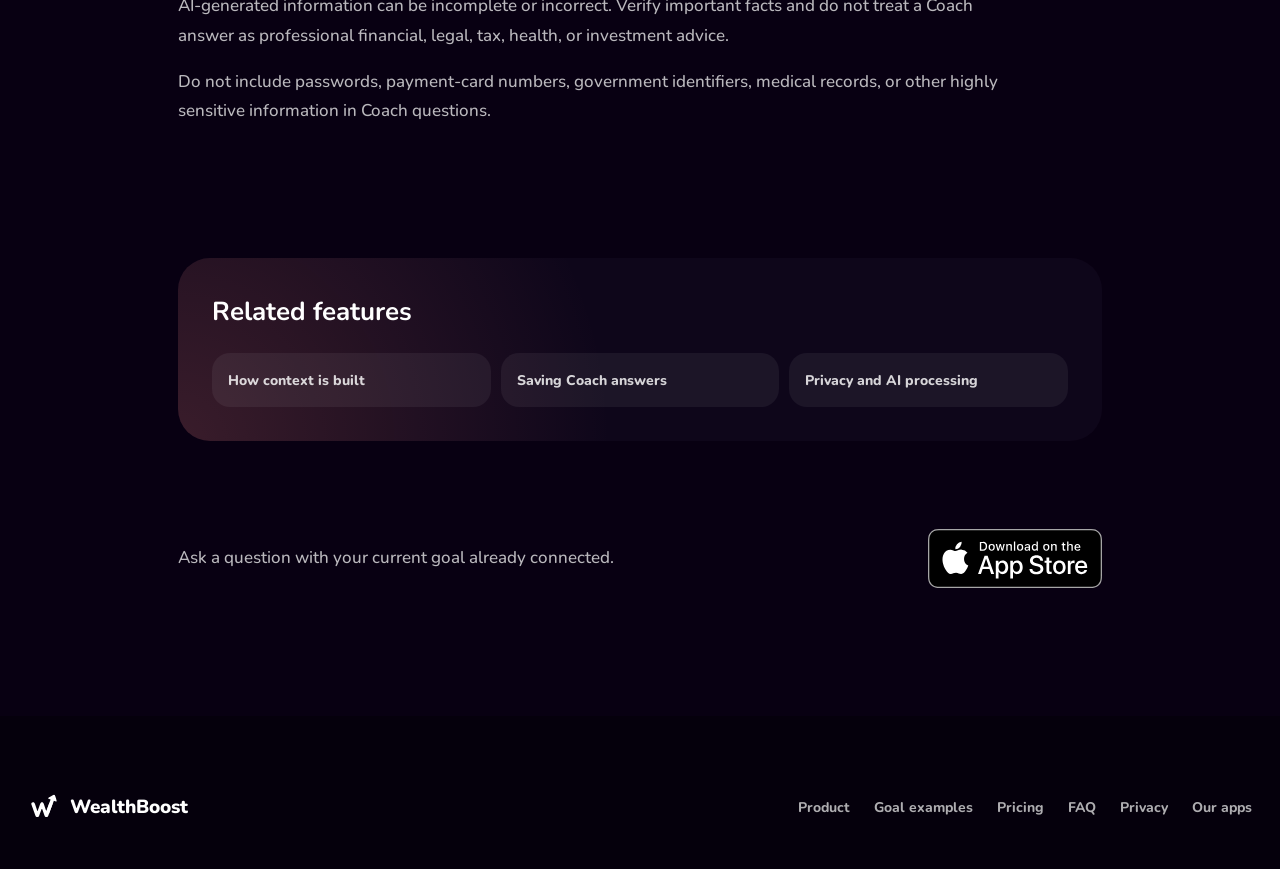
<file: ai-coach.html>
<!doctype html>
<html lang="en">
<head>
  <meta charset="utf-8"><meta name="viewport" content="width=device-width, initial-scale=1"><meta name="theme-color" content="#1a080b"><meta name="color-scheme" content="dark">
  <title>WealthBoost AI Coach | Contextual Answers for Your Goal</title>
  <meta name="description" content="Ask the WealthBoost AI Coach about a decision, obstacle, idea, audience, offer, or next step without repeating your entire profile.">
  <meta name="author" content="WealthBoost"><meta name="robots" content="index,follow,max-image-preview:large"><link rel="canonical" href="https://wealthboost.app/ai-coach"><link rel="alternate" type="text/markdown" href="https://wealthboost.app/ai-coach.md" title="WealthBoost AI Coach in Markdown">
  <meta property="og:type" content="article"><meta property="og:url" content="https://wealthboost.app/ai-coach"><meta property="og:site_name" content="WealthBoost"><meta property="og:title" content="Ask an AI Coach that knows your goal"><meta property="og:description" content="Contextual answers for the decision or obstacle in front of you."><meta property="og:image" content="https://wealthboost.app/assets/social-preview.png">
  <link rel="icon" href="assets/app-icon.png" type="image/png"><link rel="apple-touch-icon" href="assets/app-icon.png"><script>document.documentElement.classList.add("js");</script><link rel="stylesheet" href="styles.css?v=22">
  <script type="application/ld+json">{"@context":"https://schema.org","@graph":[{"@type":"WebPage","@id":"https://wealthboost.app/ai-coach#webpage","url":"https://wealthboost.app/ai-coach","name":"WealthBoost AI Coach","description":"Contextual AI Coach answers connected to a user's WealthBoost goal and profile.","isPartOf":{"@id":"https://wealthboost.app/#website"},"about":{"@id":"https://wealthboost.app/#app"},"inLanguage":"en-US","dateModified":"2026-08-17"},{"@type":"BreadcrumbList","itemListElement":[{"@type":"ListItem","position":1,"name":"WealthBoost","item":"https://wealthboost.app/"},{"@type":"ListItem","position":2,"name":"AI Coach","item":"https://wealthboost.app/ai-coach"}]}]}</script>
</head>
<body>
  <a class="skip-link" href="#main-content">Skip to content</a>
  <header class="site-header" data-site-header><div class="header-inner"><a class="brand" href="/" aria-label="WealthBoost home"><img class="brand-mark" src="assets/wealthboost-mark.svg" alt=""><span>WealthBoost</span></a><nav class="desktop-nav" aria-label="Primary navigation"><a href="what-is-wealthboost">Product</a><a href="personalized-guidance">Personalized</a><a href="ideas-and-next-steps">Ideas</a><a href="faq">FAQ</a><a class="header-apps-button apps-link" href="https://paulcrp.com" target="_blank" rel="noopener noreferrer">Our apps</a></nav><a class="header-download download-link" href="https://apps.apple.com/app/id6756603789" target="_blank" rel="noopener noreferrer" aria-label="Download WealthBoost on the App Store"><img src="assets/app-store-badge.svg" alt="Download on the App Store"></a><button class="menu-button" type="button" aria-label="Open navigation" aria-controls="mobile-navigation" aria-expanded="false" data-menu-button><span></span><span></span></button></div><nav class="mobile-nav" id="mobile-navigation" aria-label="Mobile navigation" data-mobile-nav><a href="what-is-wealthboost">Product</a><a href="personalized-guidance">Personalized</a><a href="ideas-and-next-steps">Ideas</a><a href="faq">FAQ</a><a class="mobile-download download-link" href="https://apps.apple.com/app/id6756603789" target="_blank" rel="noopener noreferrer">Download WealthBoost</a></nav></header>
  <main class="resource-main resource-accent-coral" id="main-content">
    <section class="resource-hero"><div class="section-shell resource-hero-inner"><span class="resource-mark"><img src="assets/icons/coach.png" alt=""></span><p class="eyebrow">AI COACH</p><h1>Ask about the decision in front of you.</h1><p class="resource-lead">The Coach uses your current goal and relevant profile details, so you can ask a direct question without explaining the entire situation again.</p><div class="resource-tags"><span>Contextual answers</span><span>Suggested questions</span><span>Save useful answers</span></div></div></section>
    <article class="section-shell resource-article">
      <section class="resource-section"><h2>Use the Coach to think through something specific.</h2><p>Ask about a decision, obstacle, idea, offer, customer or audience, next step, or another subject connected to the goal you described.</p><div class="resource-facts"><div class="resource-fact"><strong>A decision</strong><span>Compare options, tradeoffs, timing, or what information is still missing.</span></div><div class="resource-fact"><strong>An obstacle</strong><span>Break down what may be causing the problem and what can be tested next.</span></div><div class="resource-fact"><strong>An idea</strong><span>Improve, simplify, question, or expand an idea without losing the goal context.</span></div></div></section>
      <section class="resource-section"><h2>Answers are formatted for the question.</h2><p>The Coach can use normal paragraphs, short headings, and lists when lists are genuinely helpful. It does not force every answer into the same template.</p><p>Swipe on a Coach answer to reveal the save control. Saved answers remain available in Saved Guidance together with ideas, next steps, and personal notes.</p></section>
      <section class="resource-section"><h2>AI output still requires judgment.</h2><p>AI-generated information can be incomplete or incorrect. Verify important facts and do not treat a Coach answer as professional financial, legal, tax, health, or investment advice.</p><p>Do not include passwords, payment-card numbers, government identifiers, medical records, or other highly sensitive information in Coach questions.</p></section>
      <nav class="resource-related" aria-label="Related WealthBoost pages"><h2>Related features</h2><div class="resource-related-links"><a href="personalized-guidance">How context is built</a><a href="saved-guidance">Saving Coach answers</a><a href="privacy_policy">Privacy and AI processing</a></div></nav>
      <div class="resource-cta-row"><p>Ask a question with your current goal already connected.</p><a class="app-store-badge download-link" href="https://apps.apple.com/app/id6756603789" target="_blank" rel="noopener noreferrer"><img src="assets/app-store-badge.svg" alt="Download on the App Store" width="120" height="40"></a></div>
    </article>
  </main>
  <footer class="site-footer"><div class="resource-footer-inner"><a class="brand footer-brand" href="/"><img class="brand-mark" src="assets/wealthboost-mark.svg" alt=""><span>WealthBoost</span></a><nav class="resource-footer-nav" aria-label="Footer navigation"><a href="what-is-wealthboost">Product</a><a href="goal-examples">Goal examples</a><a href="pricing">Pricing</a><a href="faq">FAQ</a><a href="privacy_policy">Privacy</a><a href="https://paulcrp.com" target="_blank" rel="noopener noreferrer">Our apps</a></nav></div></footer>
  <aside class="consent-banner" aria-label="Analytics choices" aria-live="polite" hidden data-consent-banner><div class="consent-copy"><strong>Help improve the website</strong><p>Optional analytics show us which pages are useful. You can allow or decline them.</p></div><div class="consent-actions"><button class="consent-button consent-decline" type="button" data-consent-decline>No thanks</button><button class="consent-button consent-accept" type="button" data-consent-accept>Allow analytics</button></div></aside><script defer src="https://static.cloudflareinsights.com/beacon.min.js" data-cf-beacon='{"token":"0073aaca78264afb9c1e2ce316a48717"}'></script><script src="site.js" defer></script>
</body></html>
</file>
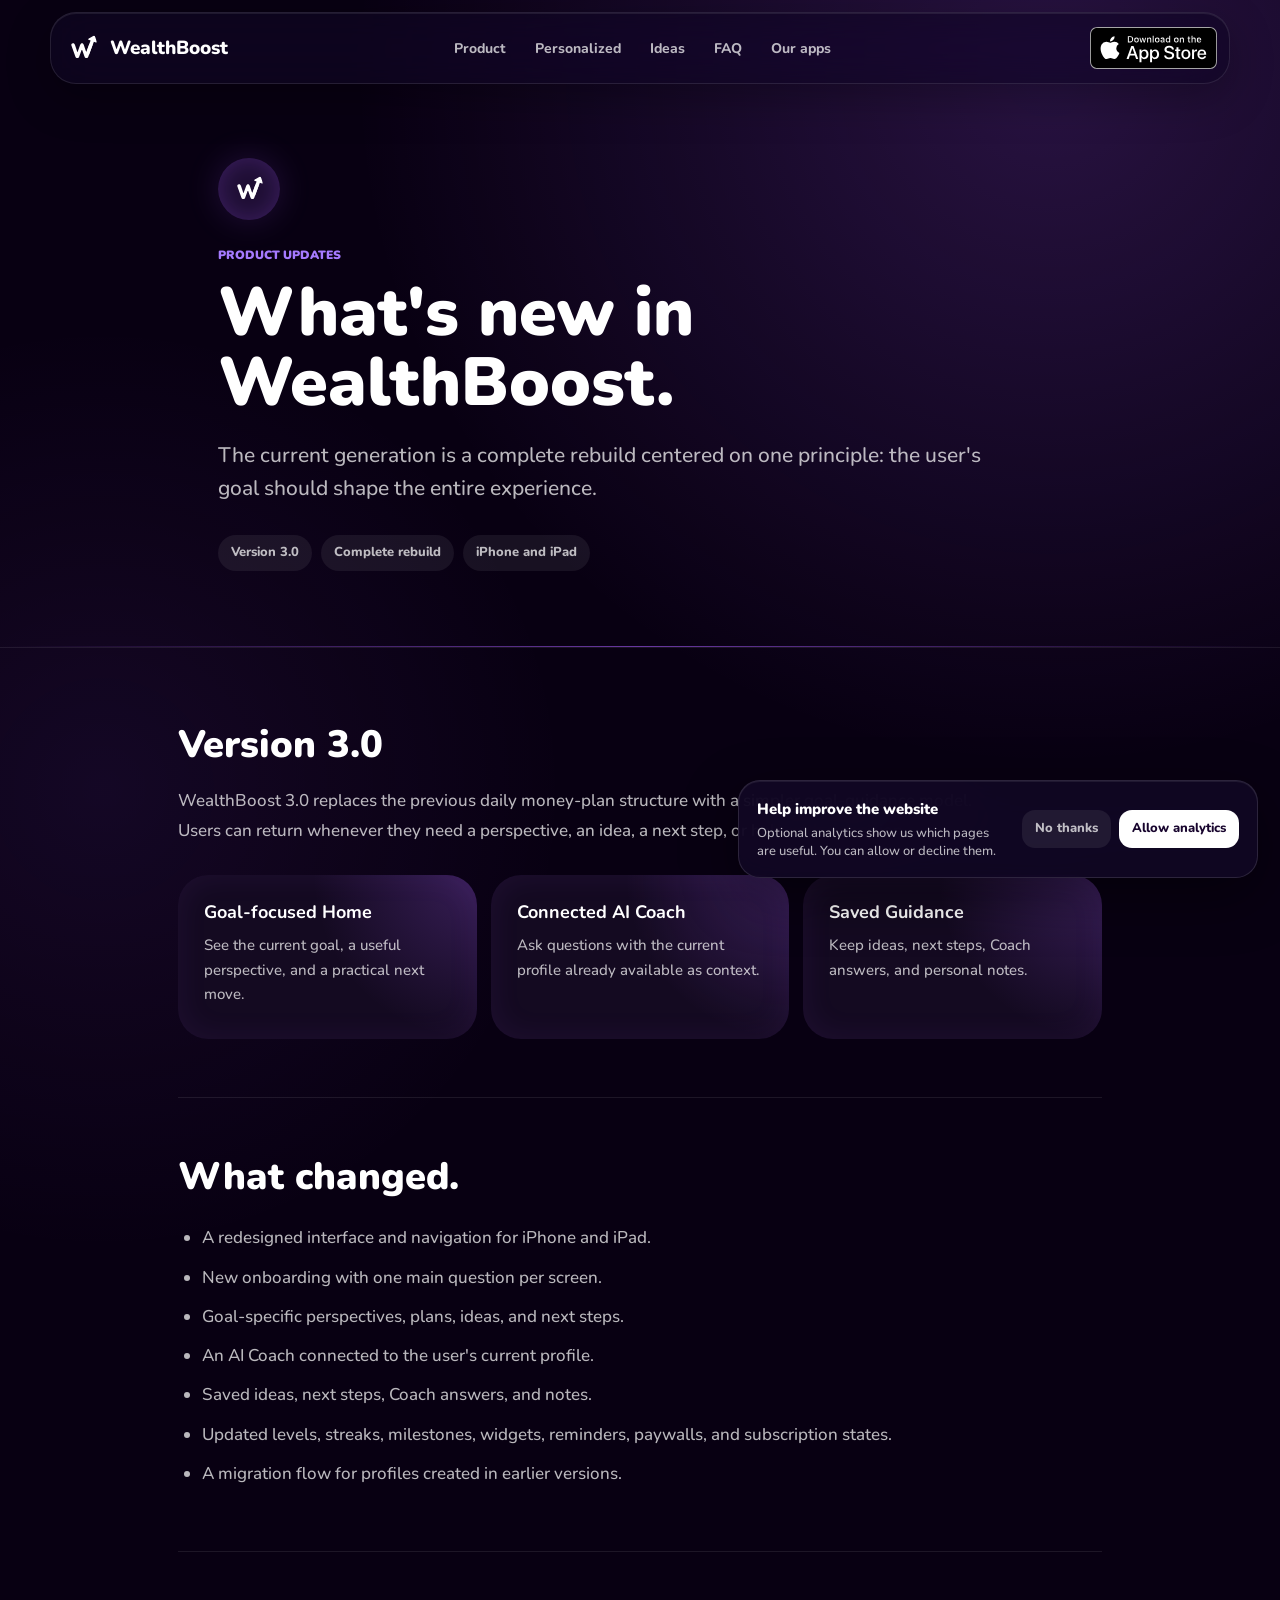
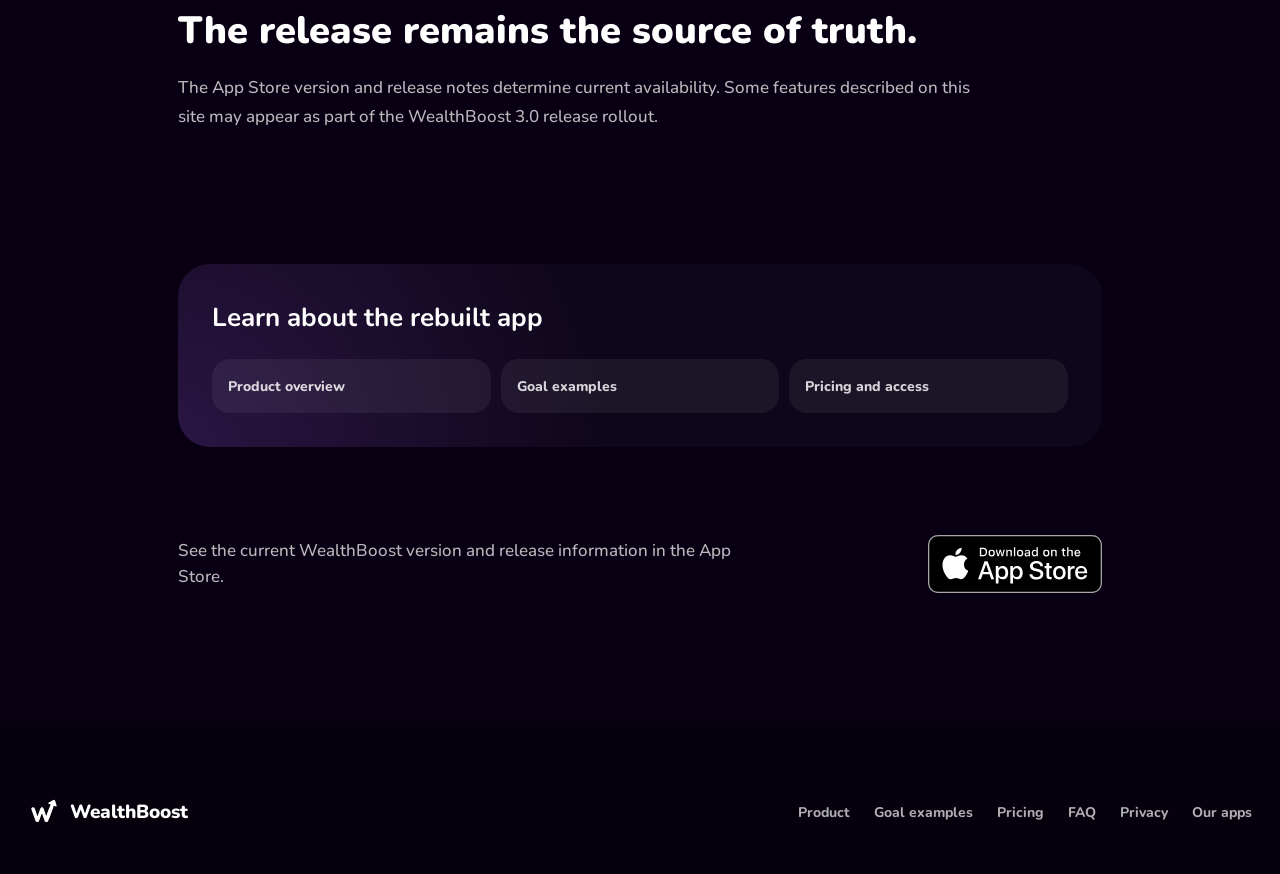
<file: changelog.html>
<!doctype html>
<html lang="en">
<head>
  <meta charset="utf-8"><meta name="viewport" content="width=device-width, initial-scale=1"><meta name="theme-color" content="#0b071d"><meta name="color-scheme" content="dark">
  <title>What's New in WealthBoost | Product Updates</title>
  <meta name="description" content="Read about the WealthBoost 3.0 rebuild and the product changes that put each user's goal at the center of the experience.">
  <meta name="author" content="WealthBoost"><meta name="robots" content="index,follow,max-image-preview:large"><link rel="canonical" href="https://wealthboost.app/changelog"><link rel="alternate" type="text/markdown" href="https://wealthboost.app/changelog.md" title="WealthBoost updates in Markdown">
  <meta property="og:type" content="article"><meta property="og:url" content="https://wealthboost.app/changelog"><meta property="og:site_name" content="WealthBoost"><meta property="og:title" content="What's new in WealthBoost"><meta property="og:description" content="A complete rebuild centered on the user's goal."><meta property="og:image" content="https://wealthboost.app/assets/social-preview.png">
  <link rel="icon" href="assets/app-icon.png" type="image/png"><link rel="apple-touch-icon" href="assets/app-icon.png"><script>document.documentElement.classList.add("js");</script><link rel="stylesheet" href="styles.css?v=22">
  <script type="application/ld+json">{"@context":"https://schema.org","@graph":[{"@type":"WebPage","@id":"https://wealthboost.app/changelog#webpage","url":"https://wealthboost.app/changelog","name":"What's New in WealthBoost","description":"Product updates for WealthBoost.","isPartOf":{"@id":"https://wealthboost.app/#website"},"about":{"@id":"https://wealthboost.app/#app"},"inLanguage":"en-US","dateModified":"2026-08-17"},{"@type":"SoftwareApplication","@id":"https://wealthboost.app/#app","name":"WealthBoost","softwareVersion":"3.0","operatingSystem":"iOS, iPadOS","applicationCategory":"BusinessApplication"}]}</script>
</head>
<body>
  <a class="skip-link" href="#main-content">Skip to content</a>
  <header class="site-header" data-site-header><div class="header-inner"><a class="brand" href="/" aria-label="WealthBoost home"><img class="brand-mark" src="assets/wealthboost-mark.svg" alt=""><span>WealthBoost</span></a><nav class="desktop-nav" aria-label="Primary navigation"><a href="what-is-wealthboost">Product</a><a href="personalized-guidance">Personalized</a><a href="ideas-and-next-steps">Ideas</a><a href="faq">FAQ</a><a class="header-apps-button apps-link" href="https://paulcrp.com" target="_blank" rel="noopener noreferrer">Our apps</a></nav><a class="header-download download-link" href="https://apps.apple.com/app/id6756603789" target="_blank" rel="noopener noreferrer" aria-label="Download WealthBoost on the App Store"><img src="assets/app-store-badge.svg" alt="Download on the App Store"></a><button class="menu-button" type="button" aria-label="Open navigation" aria-controls="mobile-navigation" aria-expanded="false" data-menu-button><span></span><span></span></button></div><nav class="mobile-nav" id="mobile-navigation" aria-label="Mobile navigation" data-mobile-nav><a href="what-is-wealthboost">Product</a><a href="personalized-guidance">Personalized</a><a href="ideas-and-next-steps">Ideas</a><a href="faq">FAQ</a><a class="mobile-download download-link" href="https://apps.apple.com/app/id6756603789" target="_blank" rel="noopener noreferrer">Download WealthBoost</a></nav></header>
  <main class="resource-main resource-accent-purple" id="main-content">
    <section class="resource-hero"><div class="section-shell resource-hero-inner"><span class="resource-mark"><img src="assets/wealthboost-mark.svg" alt=""></span><p class="eyebrow">PRODUCT UPDATES</p><h1>What's new in WealthBoost.</h1><p class="resource-lead">The current generation is a complete rebuild centered on one principle: the user's goal should shape the entire experience.</p><div class="resource-tags"><span>Version 3.0</span><span>Complete rebuild</span><span>iPhone and iPad</span></div></div></section>
    <article class="section-shell resource-article">
      <section class="resource-section"><h2>Version 3.0</h2><p>WealthBoost 3.0 replaces the previous daily money-plan structure with a simpler goal-guidance model. Users can return whenever they need a perspective, an idea, a next step, or help with a decision.</p><div class="resource-facts"><div class="resource-fact"><strong>Goal-focused Home</strong><span>See the current goal, a useful perspective, and a practical next move.</span></div><div class="resource-fact"><strong>Connected AI Coach</strong><span>Ask questions with the current profile already available as context.</span></div><div class="resource-fact"><strong>Saved Guidance</strong><span>Keep ideas, next steps, Coach answers, and personal notes.</span></div></div></section>
      <section class="resource-section"><h2>What changed.</h2><ul><li>A redesigned interface and navigation for iPhone and iPad.</li><li>New onboarding with one main question per screen.</li><li>Goal-specific perspectives, plans, ideas, and next steps.</li><li>An AI Coach connected to the user's current profile.</li><li>Saved ideas, next steps, Coach answers, and notes.</li><li>Updated levels, streaks, milestones, widgets, reminders, paywalls, and subscription states.</li><li>A migration flow for profiles created in earlier versions.</li></ul></section>
      <section class="resource-section"><h2>The release remains the source of truth.</h2><p>The App Store version and release notes determine current availability. Some features described on this site may appear as part of the WealthBoost 3.0 release rollout.</p></section>
      <nav class="resource-related" aria-label="Related WealthBoost pages"><h2>Learn about the rebuilt app</h2><div class="resource-related-links"><a href="what-is-wealthboost">Product overview</a><a href="goal-examples">Goal examples</a><a href="pricing">Pricing and access</a></div></nav>
      <div class="resource-cta-row"><p>See the current WealthBoost version and release information in the App Store.</p><a class="app-store-badge download-link" href="https://apps.apple.com/app/id6756603789" target="_blank" rel="noopener noreferrer"><img src="assets/app-store-badge.svg" alt="Download on the App Store" width="120" height="40"></a></div>
    </article>
  </main>
  <footer class="site-footer"><div class="resource-footer-inner"><a class="brand footer-brand" href="/"><img class="brand-mark" src="assets/wealthboost-mark.svg" alt=""><span>WealthBoost</span></a><nav class="resource-footer-nav" aria-label="Footer navigation"><a href="what-is-wealthboost">Product</a><a href="goal-examples">Goal examples</a><a href="pricing">Pricing</a><a href="faq">FAQ</a><a href="privacy_policy">Privacy</a><a href="https://paulcrp.com" target="_blank" rel="noopener noreferrer">Our apps</a></nav></div></footer>
  <aside class="consent-banner" aria-label="Analytics choices" aria-live="polite" hidden data-consent-banner><div class="consent-copy"><strong>Help improve the website</strong><p>Optional analytics show us which pages are useful. You can allow or decline them.</p></div><div class="consent-actions"><button class="consent-button consent-decline" type="button" data-consent-decline>No thanks</button><button class="consent-button consent-accept" type="button" data-consent-accept>Allow analytics</button></div></aside><script defer src="https://static.cloudflareinsights.com/beacon.min.js" data-cf-beacon='{"token":"0073aaca78264afb9c1e2ce316a48717"}'></script><script src="site.js" defer></script>
</body></html>
</file>
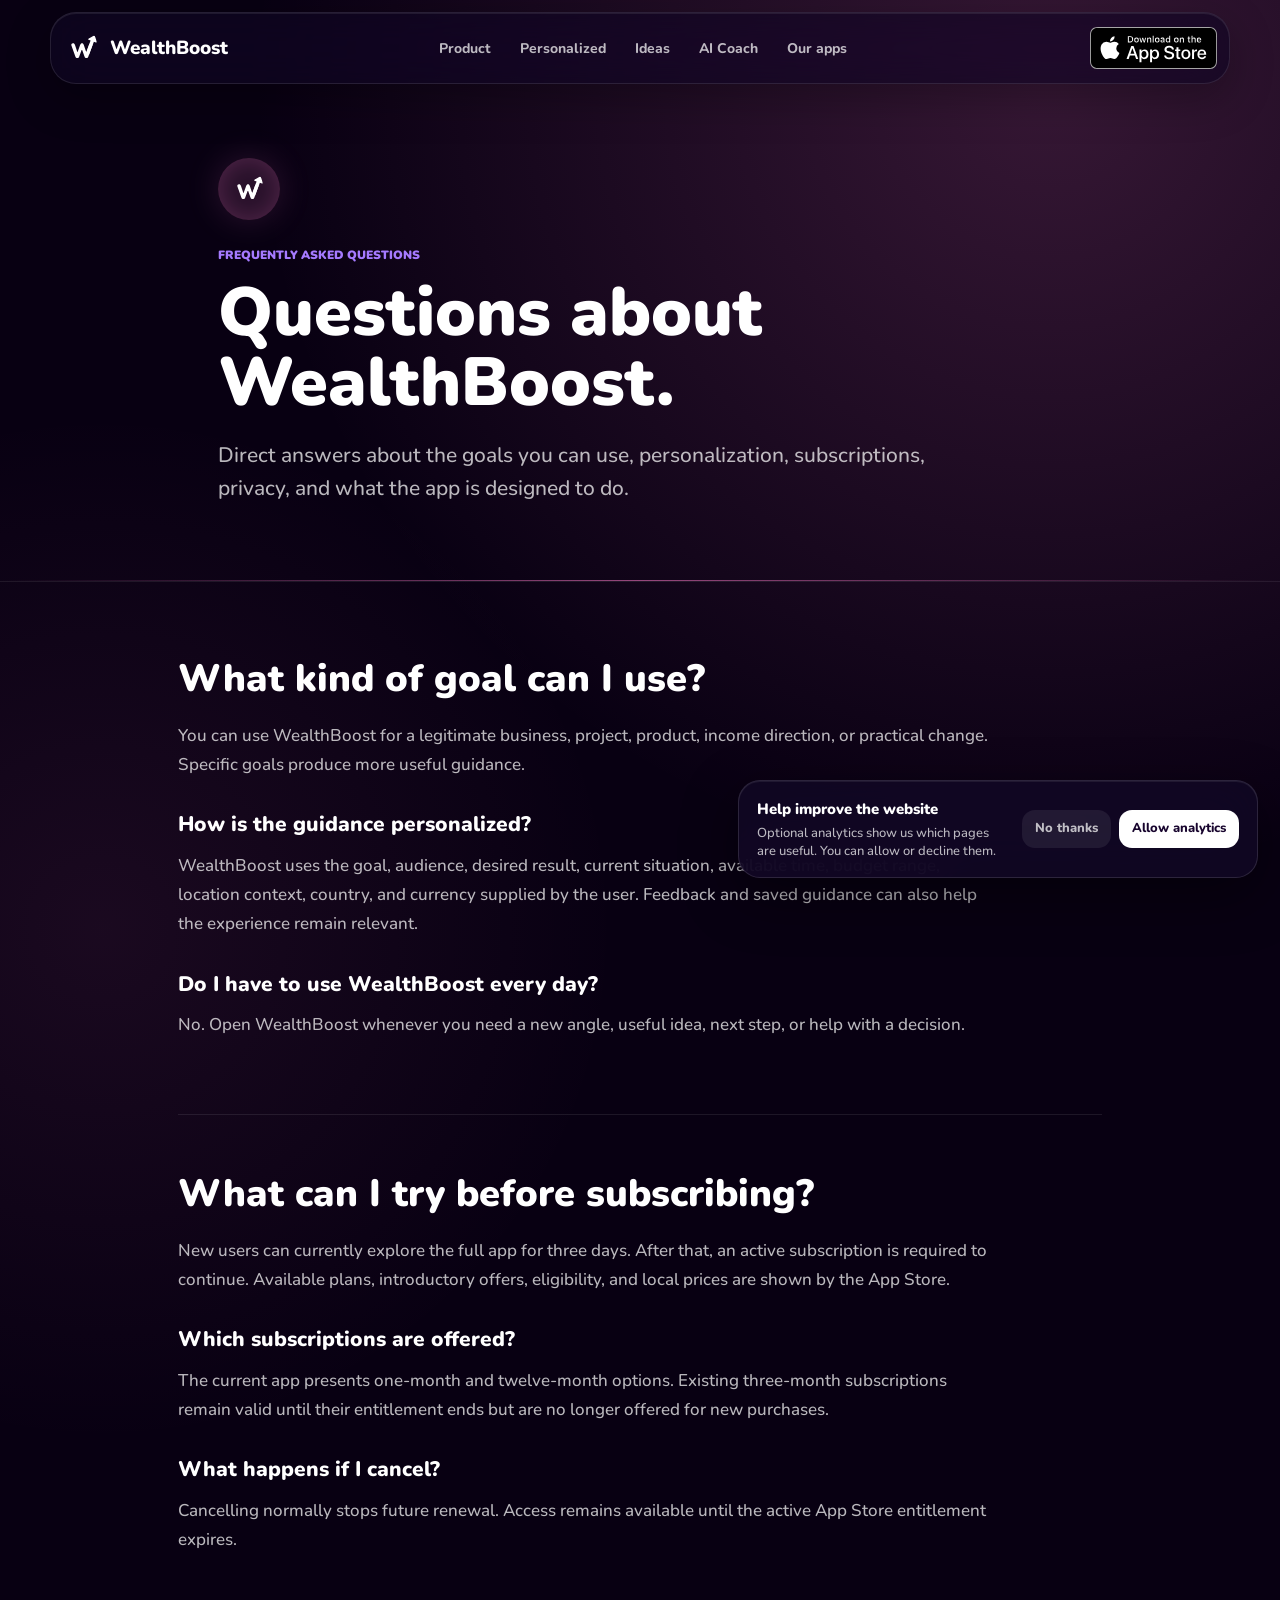
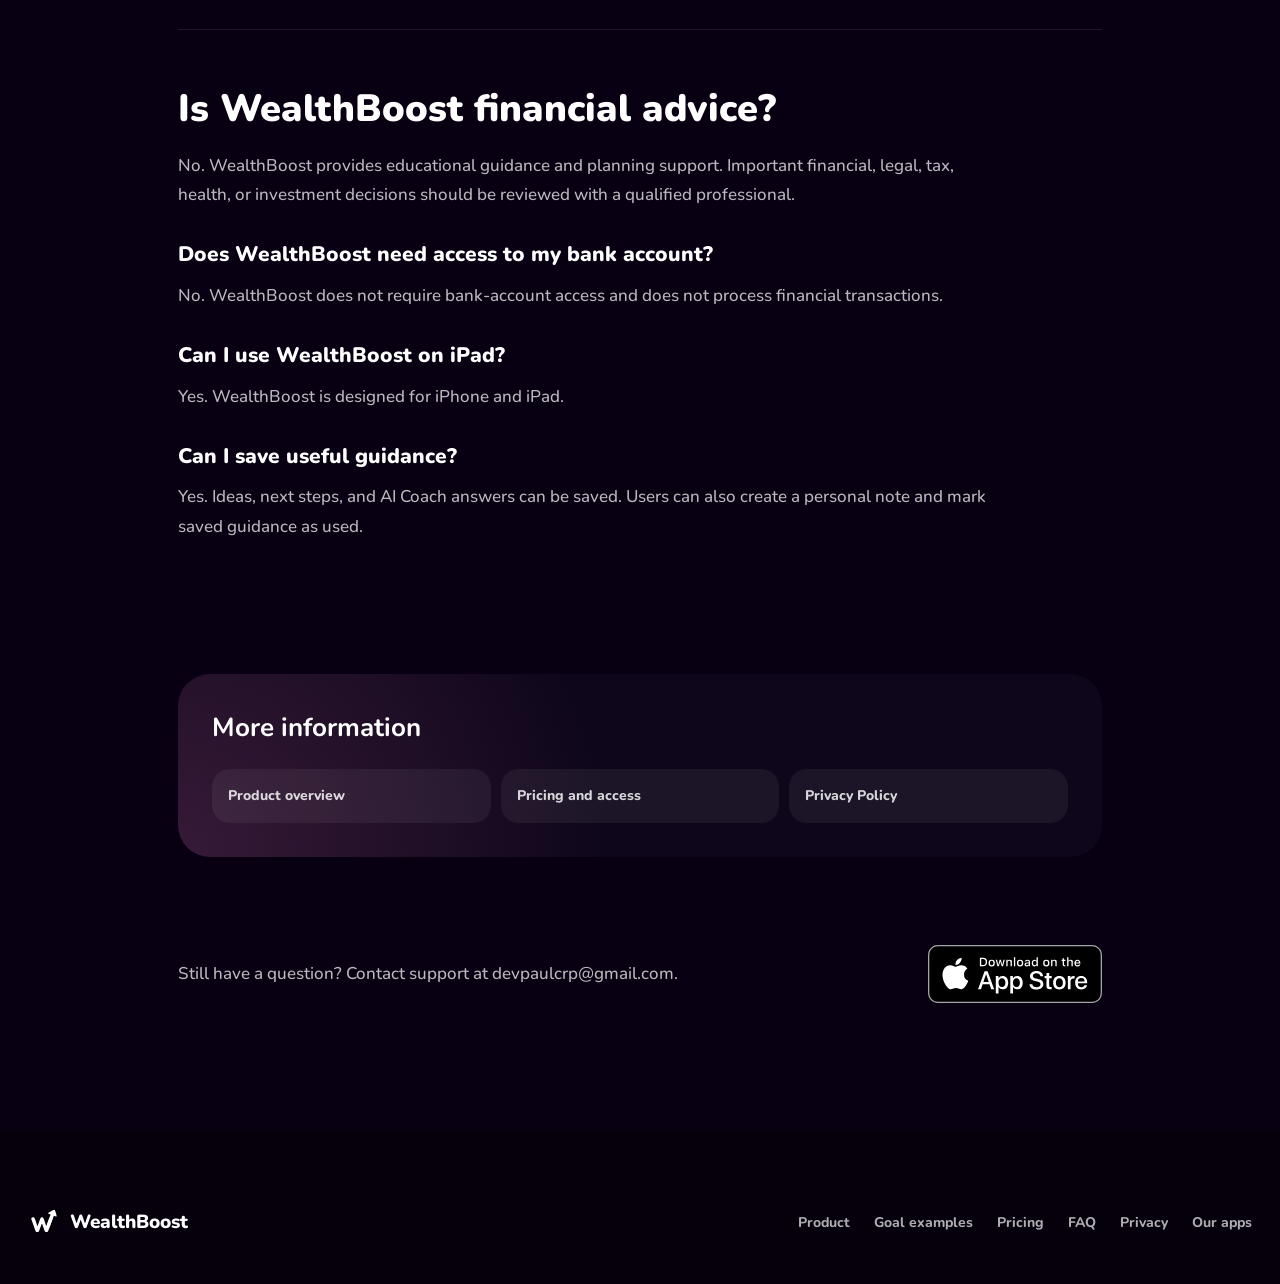
<file: faq.html>
<!doctype html>
<html lang="en">
<head>
  <meta charset="utf-8"><meta name="viewport" content="width=device-width, initial-scale=1"><meta name="theme-color" content="#190817"><meta name="color-scheme" content="dark">
  <title>WealthBoost Frequently Asked Questions</title>
  <meta name="description" content="Answers about WealthBoost goals, personalized guidance, AI Coach, saved guidance, introductory access, subscriptions, privacy, and supported devices.">
  <meta name="author" content="WealthBoost"><meta name="robots" content="index,follow,max-image-preview:large"><link rel="canonical" href="https://wealthboost.app/faq"><link rel="alternate" type="text/markdown" href="https://wealthboost.app/faq.md" title="WealthBoost FAQ in Markdown">
  <meta property="og:type" content="article"><meta property="og:url" content="https://wealthboost.app/faq"><meta property="og:site_name" content="WealthBoost"><meta property="og:title" content="WealthBoost frequently asked questions"><meta property="og:description" content="Direct answers about how WealthBoost works."><meta property="og:image" content="https://wealthboost.app/assets/social-preview.png">
  <link rel="icon" href="assets/app-icon.png" type="image/png"><link rel="apple-touch-icon" href="assets/app-icon.png"><script>document.documentElement.classList.add("js");</script><link rel="stylesheet" href="styles.css?v=22">
  <script type="application/ld+json">{"@context":"https://schema.org","@type":"FAQPage","@id":"https://wealthboost.app/faq#faq","url":"https://wealthboost.app/faq","name":"WealthBoost Frequently Asked Questions","inLanguage":"en-US","dateModified":"2026-08-17","mainEntity":[{"@type":"Question","name":"What kind of goal can I use?","acceptedAnswer":{"@type":"Answer","text":"You can use WealthBoost for a legitimate business, project, product, income direction, or practical change. Specific goals produce more useful guidance."}},{"@type":"Question","name":"How is the guidance personalized?","acceptedAnswer":{"@type":"Answer","text":"WealthBoost uses the goal, audience, desired result, current situation, available time, budget range, location context, country, and currency supplied by the user."}},{"@type":"Question","name":"Do I have to use WealthBoost every day?","acceptedAnswer":{"@type":"Answer","text":"No. Open WealthBoost whenever you need a new angle, useful idea, next step, or help with a decision."}},{"@type":"Question","name":"What can I try before subscribing?","acceptedAnswer":{"@type":"Answer","text":"New users can currently explore the full app for three days. After that, a subscription is required to continue."}},{"@type":"Question","name":"Is WealthBoost financial advice?","acceptedAnswer":{"@type":"Answer","text":"No. WealthBoost provides educational guidance and planning support. Important decisions should be reviewed with a qualified professional."}},{"@type":"Question","name":"Does WealthBoost need access to my bank account?","acceptedAnswer":{"@type":"Answer","text":"No. WealthBoost does not require bank-account access and does not process financial transactions."}},{"@type":"Question","name":"Can I use WealthBoost on iPad?","acceptedAnswer":{"@type":"Answer","text":"Yes. WealthBoost is designed for iPhone and iPad."}},{"@type":"Question","name":"Can I save useful guidance?","acceptedAnswer":{"@type":"Answer","text":"Yes. Ideas, next steps, and AI Coach answers can be saved. Users can also create a personal note and mark saved guidance as used."}}]}</script>
</head>
<body>
  <a class="skip-link" href="#main-content">Skip to content</a>
  <header class="site-header" data-site-header><div class="header-inner"><a class="brand" href="/" aria-label="WealthBoost home"><img class="brand-mark" src="assets/wealthboost-mark.svg" alt=""><span>WealthBoost</span></a><nav class="desktop-nav" aria-label="Primary navigation"><a href="what-is-wealthboost">Product</a><a href="personalized-guidance">Personalized</a><a href="ideas-and-next-steps">Ideas</a><a href="ai-coach">AI Coach</a><a class="header-apps-button apps-link" href="https://paulcrp.com" target="_blank" rel="noopener noreferrer">Our apps</a></nav><a class="header-download download-link" href="https://apps.apple.com/app/id6756603789" target="_blank" rel="noopener noreferrer" aria-label="Download WealthBoost on the App Store"><img src="assets/app-store-badge.svg" alt="Download on the App Store"></a><button class="menu-button" type="button" aria-label="Open navigation" aria-controls="mobile-navigation" aria-expanded="false" data-menu-button><span></span><span></span></button></div><nav class="mobile-nav" id="mobile-navigation" aria-label="Mobile navigation" data-mobile-nav><a href="what-is-wealthboost">Product</a><a href="personalized-guidance">Personalized</a><a href="ideas-and-next-steps">Ideas</a><a href="ai-coach">AI Coach</a><a class="mobile-download download-link" href="https://apps.apple.com/app/id6756603789" target="_blank" rel="noopener noreferrer">Download WealthBoost</a></nav></header>
  <main class="resource-main resource-accent-pink" id="main-content">
    <section class="resource-hero"><div class="section-shell resource-hero-inner"><span class="resource-mark"><img src="assets/wealthboost-mark.svg" alt=""></span><p class="eyebrow">FREQUENTLY ASKED QUESTIONS</p><h1>Questions about WealthBoost.</h1><p class="resource-lead">Direct answers about the goals you can use, personalization, subscriptions, privacy, and what the app is designed to do.</p></div></section>
    <article class="section-shell resource-article">
      <section class="resource-section"><h2>What kind of goal can I use?</h2><p>You can use WealthBoost for a legitimate business, project, product, income direction, or practical change. Specific goals produce more useful guidance.</p><h3>How is the guidance personalized?</h3><p>WealthBoost uses the goal, audience, desired result, current situation, available time, budget range, location context, country, and currency supplied by the user. Feedback and saved guidance can also help the experience remain relevant.</p><h3>Do I have to use WealthBoost every day?</h3><p>No. Open WealthBoost whenever you need a new angle, useful idea, next step, or help with a decision.</p></section>
      <section class="resource-section"><h2>What can I try before subscribing?</h2><p>New users can currently explore the full app for three days. After that, an active subscription is required to continue. Available plans, introductory offers, eligibility, and local prices are shown by the App Store.</p><h3>Which subscriptions are offered?</h3><p>The current app presents one-month and twelve-month options. Existing three-month subscriptions remain valid until their entitlement ends but are no longer offered for new purchases.</p><h3>What happens if I cancel?</h3><p>Cancelling normally stops future renewal. Access remains available until the active App Store entitlement expires.</p></section>
      <section class="resource-section"><h2>Is WealthBoost financial advice?</h2><p>No. WealthBoost provides educational guidance and planning support. Important financial, legal, tax, health, or investment decisions should be reviewed with a qualified professional.</p><h3>Does WealthBoost need access to my bank account?</h3><p>No. WealthBoost does not require bank-account access and does not process financial transactions.</p><h3>Can I use WealthBoost on iPad?</h3><p>Yes. WealthBoost is designed for iPhone and iPad.</p><h3>Can I save useful guidance?</h3><p>Yes. Ideas, next steps, and AI Coach answers can be saved. Users can also create a personal note and mark saved guidance as used.</p></section>
      <nav class="resource-related" aria-label="Related WealthBoost pages"><h2>More information</h2><div class="resource-related-links"><a href="what-is-wealthboost">Product overview</a><a href="pricing">Pricing and access</a><a href="privacy_policy">Privacy Policy</a></div></nav>
      <div class="resource-cta-row"><p>Still have a question? Contact support at devpaulcrp@gmail.com.</p><a class="app-store-badge download-link" href="https://apps.apple.com/app/id6756603789" target="_blank" rel="noopener noreferrer"><img src="assets/app-store-badge.svg" alt="Download on the App Store" width="120" height="40"></a></div>
    </article>
  </main>
  <footer class="site-footer"><div class="resource-footer-inner"><a class="brand footer-brand" href="/"><img class="brand-mark" src="assets/wealthboost-mark.svg" alt=""><span>WealthBoost</span></a><nav class="resource-footer-nav" aria-label="Footer navigation"><a href="what-is-wealthboost">Product</a><a href="goal-examples">Goal examples</a><a href="pricing">Pricing</a><a href="faq" aria-current="page">FAQ</a><a href="privacy_policy">Privacy</a><a href="https://paulcrp.com" target="_blank" rel="noopener noreferrer">Our apps</a></nav></div></footer>
  <aside class="consent-banner" aria-label="Analytics choices" aria-live="polite" hidden data-consent-banner><div class="consent-copy"><strong>Help improve the website</strong><p>Optional analytics show us which pages are useful. You can allow or decline them.</p></div><div class="consent-actions"><button class="consent-button consent-decline" type="button" data-consent-decline>No thanks</button><button class="consent-button consent-accept" type="button" data-consent-accept>Allow analytics</button></div></aside><script defer src="https://static.cloudflareinsights.com/beacon.min.js" data-cf-beacon='{"token":"0073aaca78264afb9c1e2ce316a48717"}'></script><script src="site.js" defer></script>
</body></html>
</file>
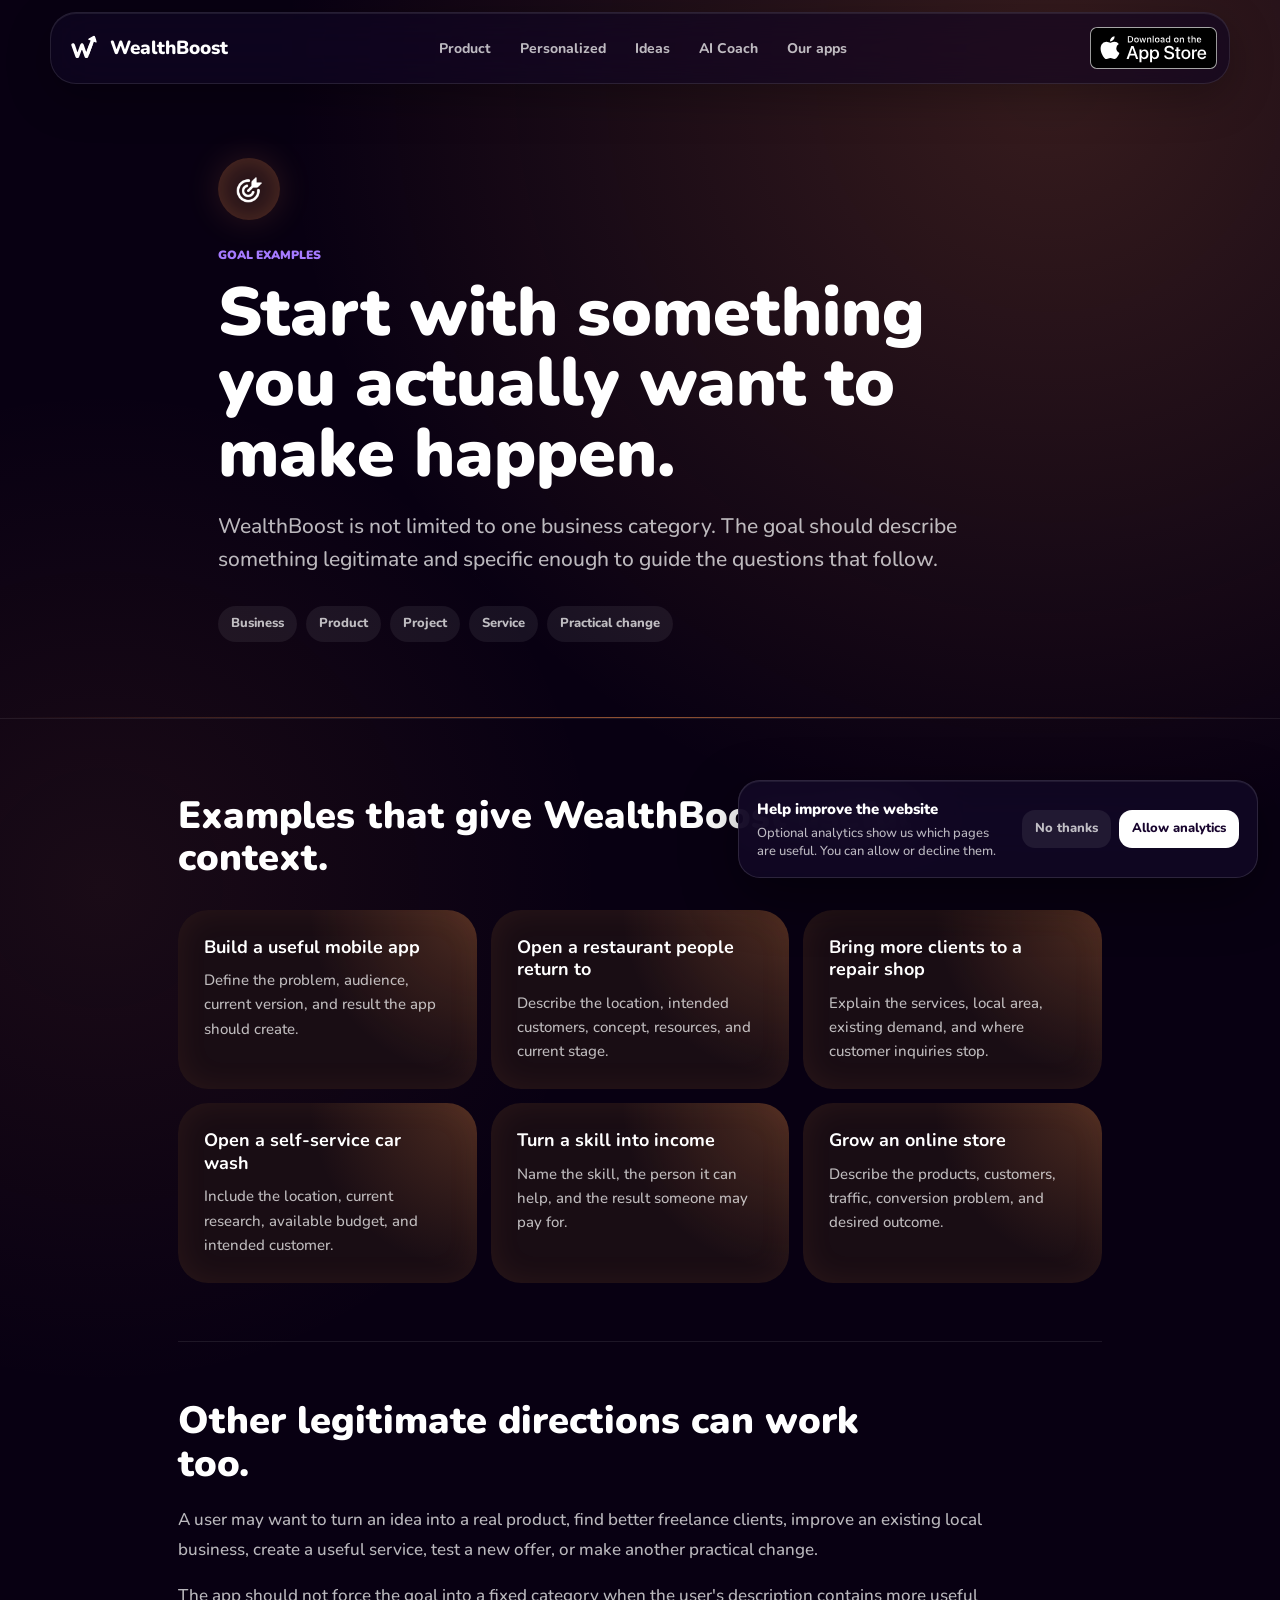
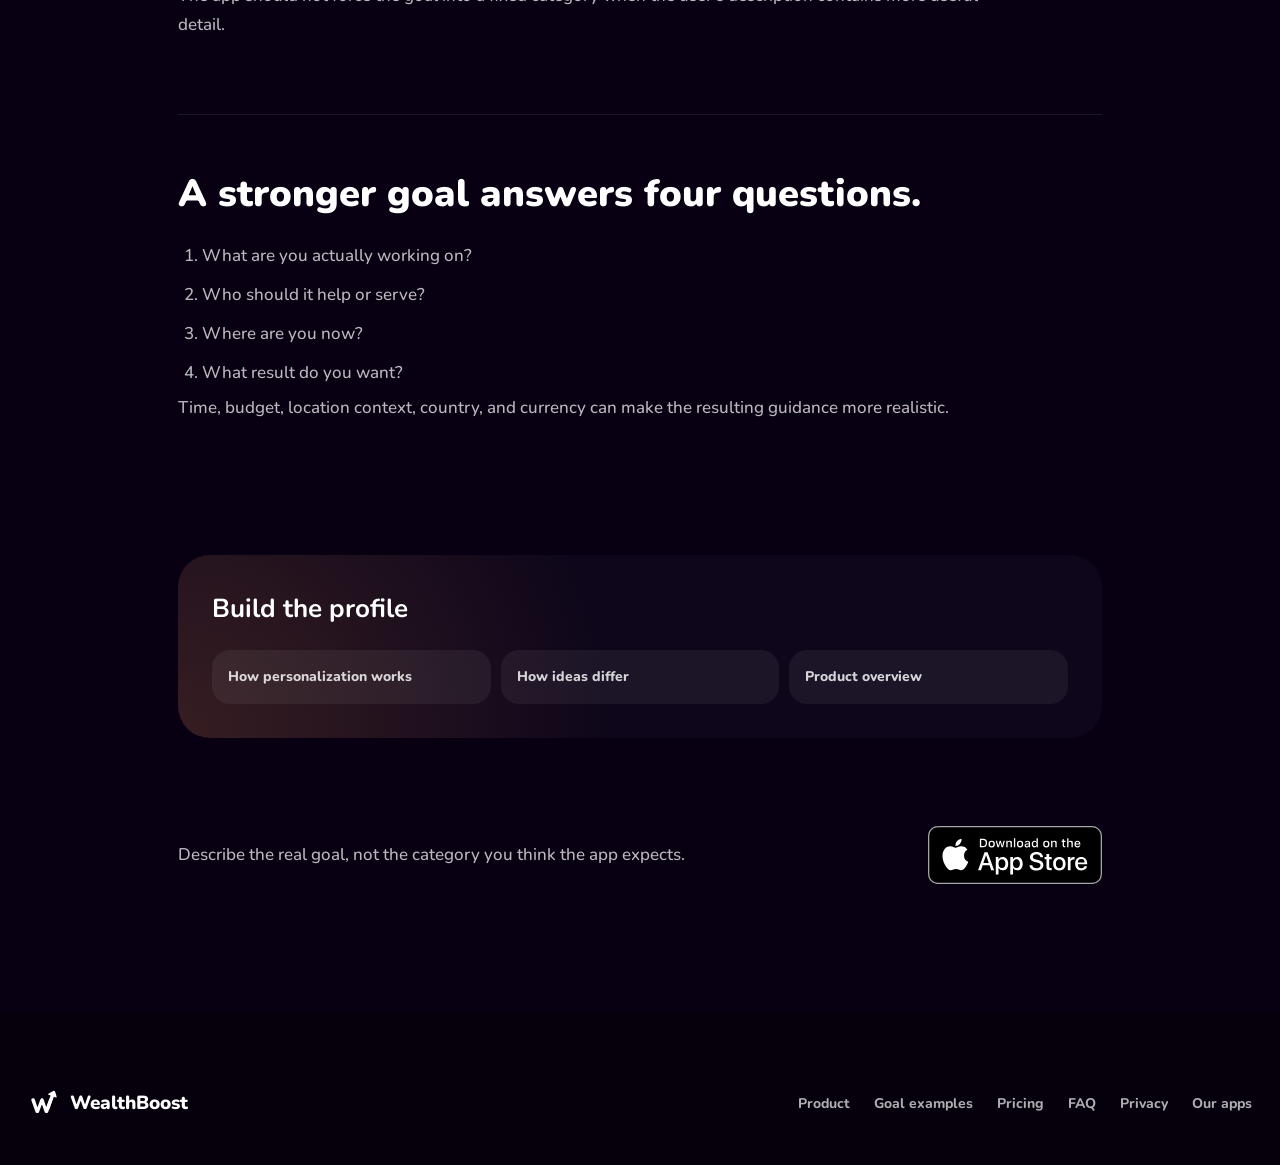
<file: goal-examples.html>
<!doctype html>
<html lang="en">
<head>
  <meta charset="utf-8"><meta name="viewport" content="width=device-width, initial-scale=1"><meta name="theme-color" content="#180c05"><meta name="color-scheme" content="dark">
  <title>Goal Examples for WealthBoost | Businesses, Projects, and Ideas</title>
  <meta name="description" content="See examples of specific business, product, project, service, and practical goals that can be used to personalize WealthBoost guidance.">
  <meta name="author" content="WealthBoost"><meta name="robots" content="index,follow,max-image-preview:large"><link rel="canonical" href="https://wealthboost.app/goal-examples"><link rel="alternate" type="text/markdown" href="https://wealthboost.app/goal-examples.md" title="WealthBoost goal examples in Markdown">
  <meta property="og:type" content="article"><meta property="og:url" content="https://wealthboost.app/goal-examples"><meta property="og:site_name" content="WealthBoost"><meta property="og:title" content="What are you working toward?"><meta property="og:description" content="Examples of goals that can shape WealthBoost guidance."><meta property="og:image" content="https://wealthboost.app/assets/social-preview.png">
  <link rel="icon" href="assets/app-icon.png" type="image/png"><link rel="apple-touch-icon" href="assets/app-icon.png"><script>document.documentElement.classList.add("js");</script><link rel="stylesheet" href="styles.css?v=22">
  <script type="application/ld+json">{"@context":"https://schema.org","@graph":[{"@type":"WebPage","@id":"https://wealthboost.app/goal-examples#webpage","url":"https://wealthboost.app/goal-examples","name":"Goal Examples for WealthBoost","description":"Examples of legitimate goals that can be used with WealthBoost.","isPartOf":{"@id":"https://wealthboost.app/#website"},"about":{"@id":"https://wealthboost.app/#app"},"inLanguage":"en-US","dateModified":"2026-08-17"},{"@type":"ItemList","name":"WealthBoost goal examples","itemListElement":[{"@type":"ListItem","position":1,"name":"Build a useful mobile app"},{"@type":"ListItem","position":2,"name":"Open a restaurant people return to"},{"@type":"ListItem","position":3,"name":"Bring more clients to an auto repair shop"},{"@type":"ListItem","position":4,"name":"Open a self-service car wash"},{"@type":"ListItem","position":5,"name":"Turn a useful skill into income"},{"@type":"ListItem","position":6,"name":"Grow an online store"},{"@type":"ListItem","position":7,"name":"Turn an idea into a real product"},{"@type":"ListItem","position":8,"name":"Find better freelance clients"}]}]}</script>
</head>
<body>
  <a class="skip-link" href="#main-content">Skip to content</a>
  <header class="site-header" data-site-header><div class="header-inner"><a class="brand" href="/" aria-label="WealthBoost home"><img class="brand-mark" src="assets/wealthboost-mark.svg" alt=""><span>WealthBoost</span></a><nav class="desktop-nav" aria-label="Primary navigation"><a href="what-is-wealthboost">Product</a><a href="personalized-guidance">Personalized</a><a href="ideas-and-next-steps">Ideas</a><a href="ai-coach">AI Coach</a><a class="header-apps-button apps-link" href="https://paulcrp.com" target="_blank" rel="noopener noreferrer">Our apps</a></nav><a class="header-download download-link" href="https://apps.apple.com/app/id6756603789" target="_blank" rel="noopener noreferrer" aria-label="Download WealthBoost on the App Store"><img src="assets/app-store-badge.svg" alt="Download on the App Store"></a><button class="menu-button" type="button" aria-label="Open navigation" aria-controls="mobile-navigation" aria-expanded="false" data-menu-button><span></span><span></span></button></div><nav class="mobile-nav" id="mobile-navigation" aria-label="Mobile navigation" data-mobile-nav><a href="what-is-wealthboost">Product</a><a href="personalized-guidance">Personalized</a><a href="ideas-and-next-steps">Ideas</a><a href="ai-coach">AI Coach</a><a class="mobile-download download-link" href="https://apps.apple.com/app/id6756603789" target="_blank" rel="noopener noreferrer">Download WealthBoost</a></nav></header>
  <main class="resource-main resource-accent-orange" id="main-content">
    <section class="resource-hero"><div class="section-shell resource-hero-inner"><span class="resource-mark"><img src="assets/icons/target.png" alt=""></span><p class="eyebrow">GOAL EXAMPLES</p><h1>Start with something you actually want to make happen.</h1><p class="resource-lead">WealthBoost is not limited to one business category. The goal should describe something legitimate and specific enough to guide the questions that follow.</p><div class="resource-tags"><span>Business</span><span>Product</span><span>Project</span><span>Service</span><span>Practical change</span></div></div></section>
    <article class="section-shell resource-article">
      <section class="resource-section"><h2>Examples that give WealthBoost useful context.</h2><div class="resource-facts"><div class="resource-fact"><strong>Build a useful mobile app</strong><span>Define the problem, audience, current version, and result the app should create.</span></div><div class="resource-fact"><strong>Open a restaurant people return to</strong><span>Describe the location, intended customers, concept, resources, and current stage.</span></div><div class="resource-fact"><strong>Bring more clients to a repair shop</strong><span>Explain the services, local area, existing demand, and where customer inquiries stop.</span></div><div class="resource-fact"><strong>Open a self-service car wash</strong><span>Include the location, current research, available budget, and intended customer.</span></div><div class="resource-fact"><strong>Turn a skill into income</strong><span>Name the skill, the person it can help, and the result someone may pay for.</span></div><div class="resource-fact"><strong>Grow an online store</strong><span>Describe the products, customers, traffic, conversion problem, and desired outcome.</span></div></div></section>
      <section class="resource-section"><h2>Other legitimate directions can work too.</h2><p>A user may want to turn an idea into a real product, find better freelance clients, improve an existing local business, create a useful service, test a new offer, or make another practical change.</p><p>The app should not force the goal into a fixed category when the user's description contains more useful detail.</p></section>
      <section class="resource-section"><h2>A stronger goal answers four questions.</h2><ol><li>What are you actually working on?</li><li>Who should it help or serve?</li><li>Where are you now?</li><li>What result do you want?</li></ol><p>Time, budget, location context, country, and currency can make the resulting guidance more realistic.</p></section>
      <nav class="resource-related" aria-label="Related WealthBoost pages"><h2>Build the profile</h2><div class="resource-related-links"><a href="personalized-guidance">How personalization works</a><a href="ideas-and-next-steps">How ideas differ</a><a href="what-is-wealthboost">Product overview</a></div></nav>
      <div class="resource-cta-row"><p>Describe the real goal, not the category you think the app expects.</p><a class="app-store-badge download-link" href="https://apps.apple.com/app/id6756603789" target="_blank" rel="noopener noreferrer"><img src="assets/app-store-badge.svg" alt="Download on the App Store" width="120" height="40"></a></div>
    </article>
  </main>
  <footer class="site-footer"><div class="resource-footer-inner"><a class="brand footer-brand" href="/"><img class="brand-mark" src="assets/wealthboost-mark.svg" alt=""><span>WealthBoost</span></a><nav class="resource-footer-nav" aria-label="Footer navigation"><a href="what-is-wealthboost">Product</a><a href="goal-examples" aria-current="page">Goal examples</a><a href="pricing">Pricing</a><a href="faq">FAQ</a><a href="privacy_policy">Privacy</a><a href="https://paulcrp.com" target="_blank" rel="noopener noreferrer">Our apps</a></nav></div></footer>
  <aside class="consent-banner" aria-label="Analytics choices" aria-live="polite" hidden data-consent-banner><div class="consent-copy"><strong>Help improve the website</strong><p>Optional analytics show us which pages are useful. You can allow or decline them.</p></div><div class="consent-actions"><button class="consent-button consent-decline" type="button" data-consent-decline>No thanks</button><button class="consent-button consent-accept" type="button" data-consent-accept>Allow analytics</button></div></aside><script defer src="https://static.cloudflareinsights.com/beacon.min.js" data-cf-beacon='{"token":"0073aaca78264afb9c1e2ce316a48717"}'></script><script src="site.js" defer></script>
</body></html>
</file>
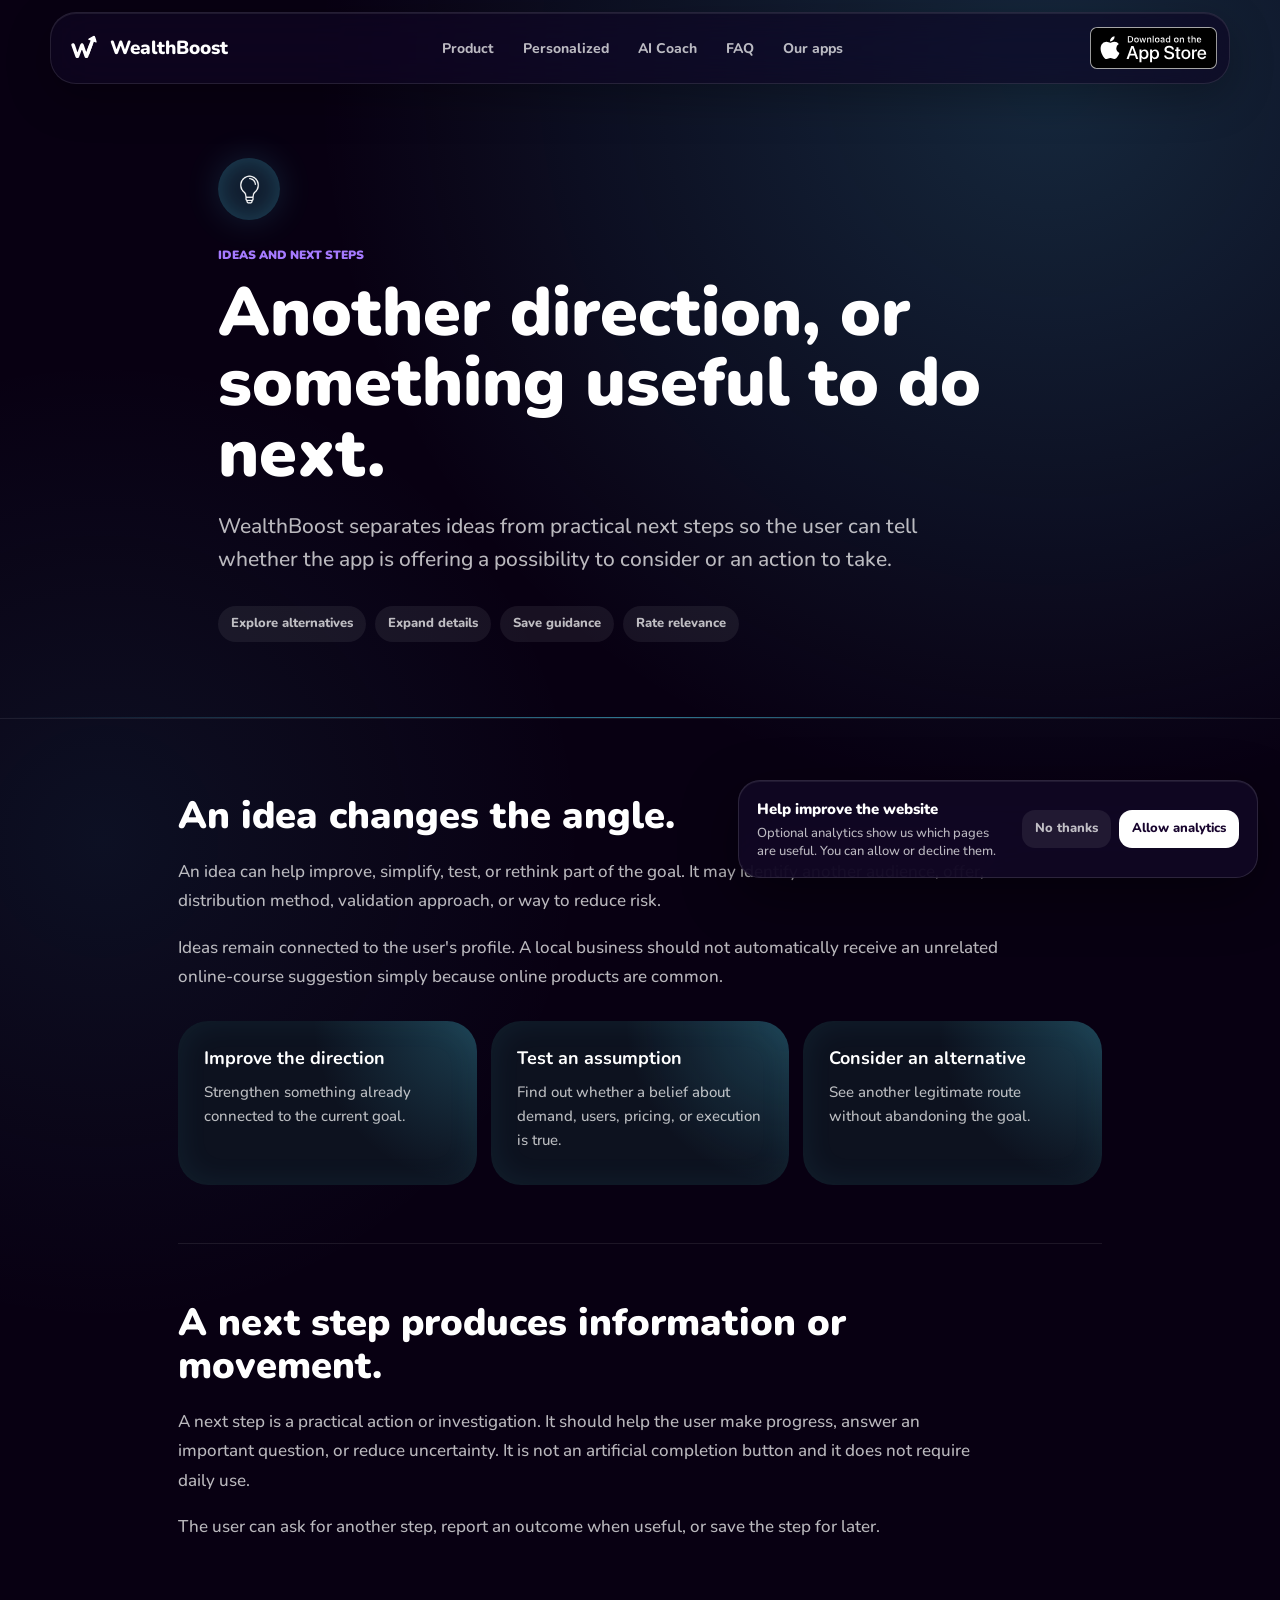
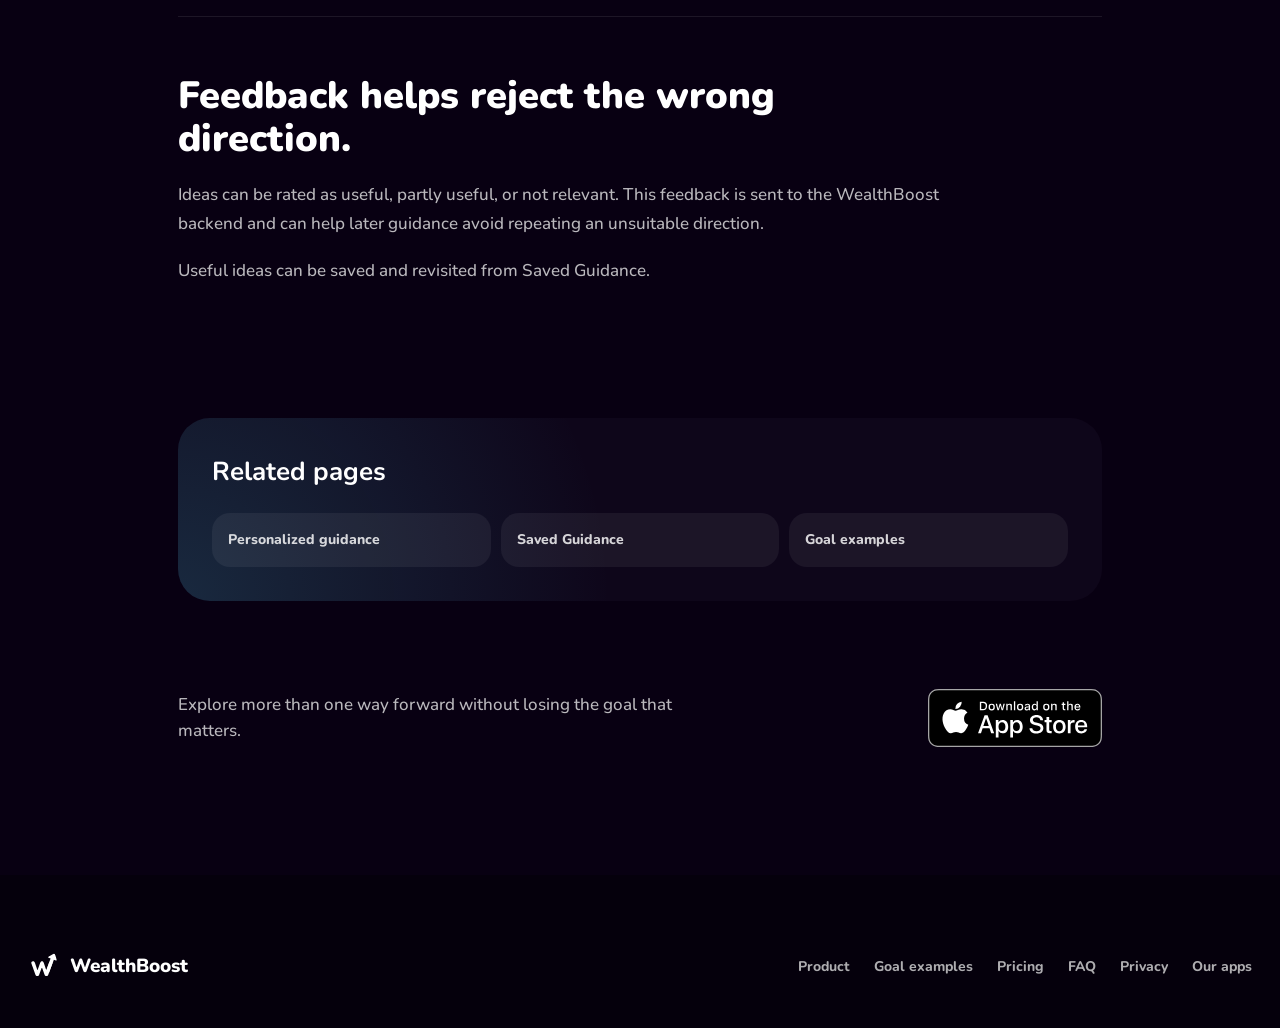
<file: ideas-and-next-steps.html>
<!doctype html>
<html lang="en">
<head>
  <meta charset="utf-8"><meta name="viewport" content="width=device-width, initial-scale=1"><meta name="theme-color" content="#04171c"><meta name="color-scheme" content="dark">
  <title>Goal-Specific Ideas and Next Steps | WealthBoost</title>
  <meta name="description" content="Explore how WealthBoost separates ideas from practical next steps and keeps both connected to your business, project, product, or goal.">
  <meta name="author" content="WealthBoost"><meta name="robots" content="index,follow,max-image-preview:large"><link rel="canonical" href="https://wealthboost.app/ideas-and-next-steps"><link rel="alternate" type="text/markdown" href="https://wealthboost.app/ideas-and-next-steps.md" title="Ideas and next steps in Markdown">
  <meta property="og:type" content="article"><meta property="og:url" content="https://wealthboost.app/ideas-and-next-steps"><meta property="og:site_name" content="WealthBoost"><meta property="og:title" content="Ideas and next steps for your goal"><meta property="og:description" content="Explore another direction or find something practical to do next."><meta property="og:image" content="https://wealthboost.app/assets/social-preview.png">
  <link rel="icon" href="assets/app-icon.png" type="image/png"><link rel="apple-touch-icon" href="assets/app-icon.png"><script>document.documentElement.classList.add("js");</script><link rel="stylesheet" href="styles.css?v=22">
  <script type="application/ld+json">{"@context":"https://schema.org","@graph":[{"@type":"WebPage","@id":"https://wealthboost.app/ideas-and-next-steps#webpage","url":"https://wealthboost.app/ideas-and-next-steps","name":"Goal-Specific Ideas and Next Steps","description":"How WealthBoost presents useful directions and practical next steps.","isPartOf":{"@id":"https://wealthboost.app/#website"},"about":{"@id":"https://wealthboost.app/#app"},"inLanguage":"en-US","dateModified":"2026-08-17"},{"@type":"BreadcrumbList","itemListElement":[{"@type":"ListItem","position":1,"name":"WealthBoost","item":"https://wealthboost.app/"},{"@type":"ListItem","position":2,"name":"Ideas and next steps","item":"https://wealthboost.app/ideas-and-next-steps"}]}]}</script>
</head>
<body>
  <a class="skip-link" href="#main-content">Skip to content</a>
  <header class="site-header" data-site-header><div class="header-inner"><a class="brand" href="/" aria-label="WealthBoost home"><img class="brand-mark" src="assets/wealthboost-mark.svg" alt=""><span>WealthBoost</span></a><nav class="desktop-nav" aria-label="Primary navigation"><a href="what-is-wealthboost">Product</a><a href="personalized-guidance">Personalized</a><a href="ai-coach">AI Coach</a><a href="faq">FAQ</a><a class="header-apps-button apps-link" href="https://paulcrp.com" target="_blank" rel="noopener noreferrer">Our apps</a></nav><a class="header-download download-link" href="https://apps.apple.com/app/id6756603789" target="_blank" rel="noopener noreferrer" aria-label="Download WealthBoost on the App Store"><img src="assets/app-store-badge.svg" alt="Download on the App Store"></a><button class="menu-button" type="button" aria-label="Open navigation" aria-controls="mobile-navigation" aria-expanded="false" data-menu-button><span></span><span></span></button></div><nav class="mobile-nav" id="mobile-navigation" aria-label="Mobile navigation" data-mobile-nav><a href="what-is-wealthboost">Product</a><a href="personalized-guidance">Personalized</a><a href="ai-coach">AI Coach</a><a href="faq">FAQ</a><a class="mobile-download download-link" href="https://apps.apple.com/app/id6756603789" target="_blank" rel="noopener noreferrer">Download WealthBoost</a></nav></header>
  <main class="resource-main resource-accent-cyan" id="main-content">
    <section class="resource-hero"><div class="section-shell resource-hero-inner"><span class="resource-mark"><img src="assets/icons/idea.png" alt=""></span><p class="eyebrow">IDEAS AND NEXT STEPS</p><h1>Another direction, or something useful to do next.</h1><p class="resource-lead">WealthBoost separates ideas from practical next steps so the user can tell whether the app is offering a possibility to consider or an action to take.</p><div class="resource-tags"><span>Explore alternatives</span><span>Expand details</span><span>Save guidance</span><span>Rate relevance</span></div></div></section>
    <article class="section-shell resource-article">
      <section class="resource-section"><h2>An idea changes the angle.</h2><p>An idea can help improve, simplify, test, or rethink part of the goal. It may identify another audience, offer, distribution method, validation approach, or way to reduce risk.</p><p>Ideas remain connected to the user's profile. A local business should not automatically receive an unrelated online-course suggestion simply because online products are common.</p><div class="resource-facts"><div class="resource-fact"><strong>Improve the direction</strong><span>Strengthen something already connected to the current goal.</span></div><div class="resource-fact"><strong>Test an assumption</strong><span>Find out whether a belief about demand, users, pricing, or execution is true.</span></div><div class="resource-fact"><strong>Consider an alternative</strong><span>See another legitimate route without abandoning the goal.</span></div></div></section>
      <section class="resource-section"><h2>A next step produces information or movement.</h2><p>A next step is a practical action or investigation. It should help the user make progress, answer an important question, or reduce uncertainty. It is not an artificial completion button and it does not require daily use.</p><p>The user can ask for another step, report an outcome when useful, or save the step for later.</p></section>
      <section class="resource-section"><h2>Feedback helps reject the wrong direction.</h2><p>Ideas can be rated as useful, partly useful, or not relevant. This feedback is sent to the WealthBoost backend and can help later guidance avoid repeating an unsuitable direction.</p><p>Useful ideas can be saved and revisited from Saved Guidance.</p></section>
      <nav class="resource-related" aria-label="Related WealthBoost pages"><h2>Related pages</h2><div class="resource-related-links"><a href="personalized-guidance">Personalized guidance</a><a href="saved-guidance">Saved Guidance</a><a href="goal-examples">Goal examples</a></div></nav>
      <div class="resource-cta-row"><p>Explore more than one way forward without losing the goal that matters.</p><a class="app-store-badge download-link" href="https://apps.apple.com/app/id6756603789" target="_blank" rel="noopener noreferrer"><img src="assets/app-store-badge.svg" alt="Download on the App Store" width="120" height="40"></a></div>
    </article>
  </main>
  <footer class="site-footer"><div class="resource-footer-inner"><a class="brand footer-brand" href="/"><img class="brand-mark" src="assets/wealthboost-mark.svg" alt=""><span>WealthBoost</span></a><nav class="resource-footer-nav" aria-label="Footer navigation"><a href="what-is-wealthboost">Product</a><a href="goal-examples">Goal examples</a><a href="pricing">Pricing</a><a href="faq">FAQ</a><a href="privacy_policy">Privacy</a><a href="https://paulcrp.com" target="_blank" rel="noopener noreferrer">Our apps</a></nav></div></footer>
  <aside class="consent-banner" aria-label="Analytics choices" aria-live="polite" hidden data-consent-banner><div class="consent-copy"><strong>Help improve the website</strong><p>Optional analytics show us which pages are useful. You can allow or decline them.</p></div><div class="consent-actions"><button class="consent-button consent-decline" type="button" data-consent-decline>No thanks</button><button class="consent-button consent-accept" type="button" data-consent-accept>Allow analytics</button></div></aside><script defer src="https://static.cloudflareinsights.com/beacon.min.js" data-cf-beacon='{"token":"0073aaca78264afb9c1e2ce316a48717"}'></script><script src="site.js" defer></script>
</body></html>
</file>
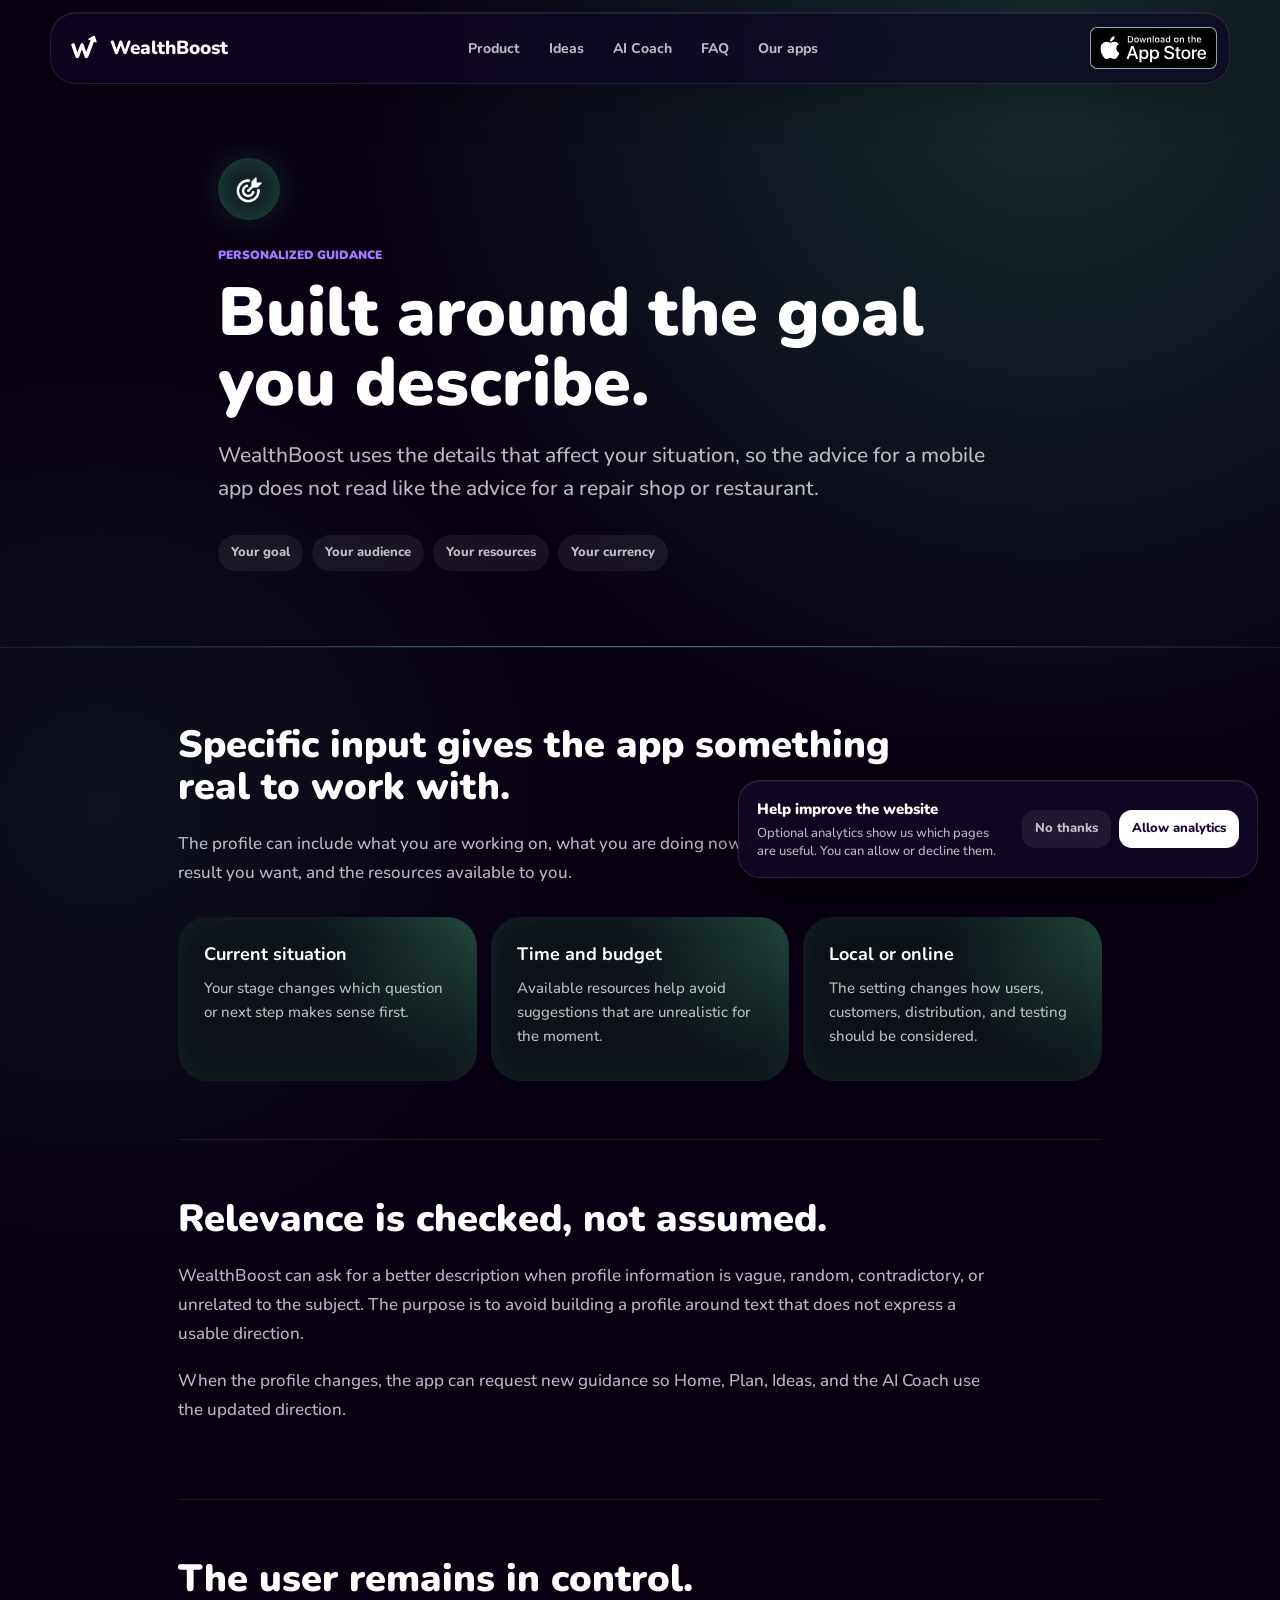
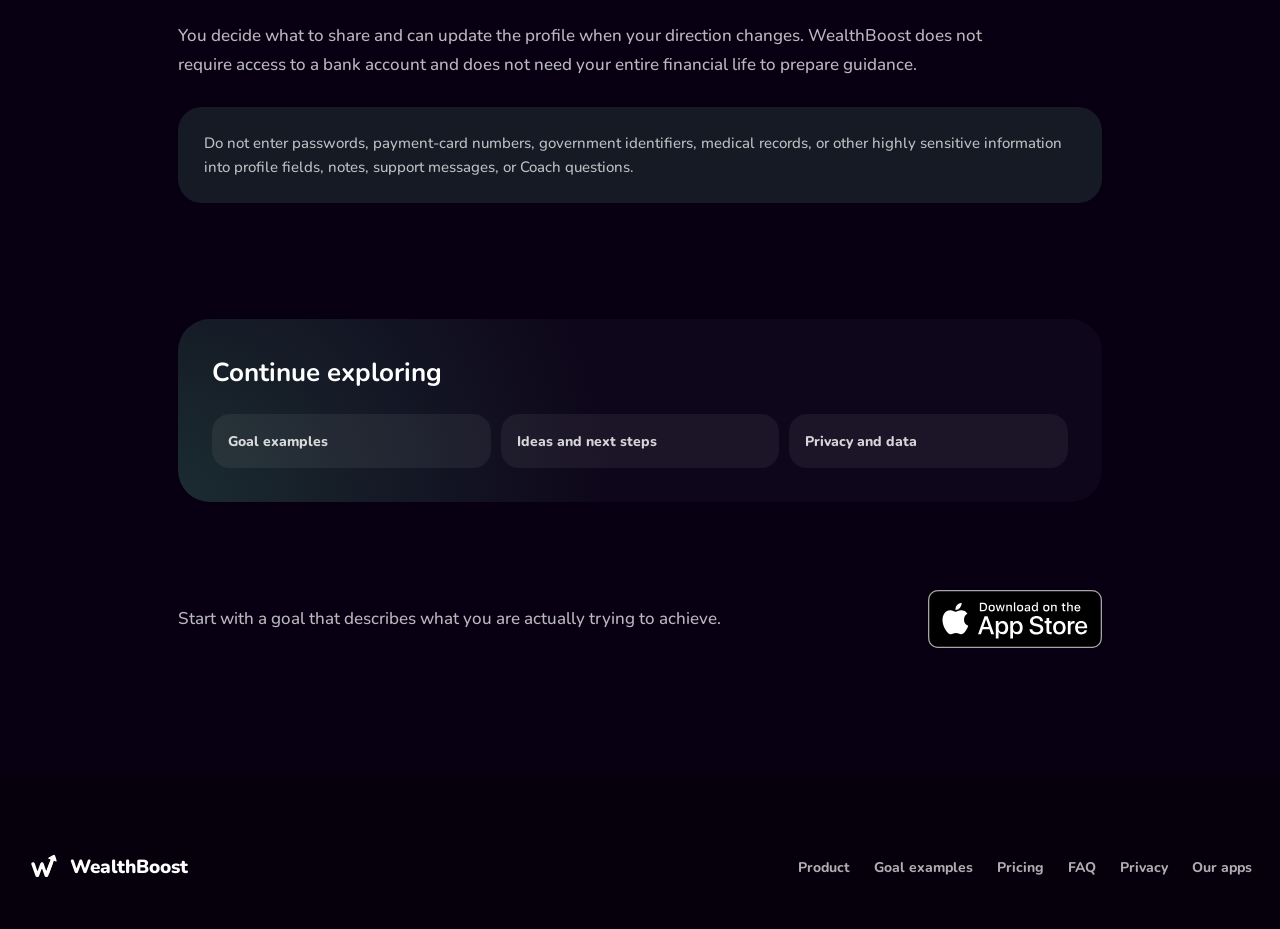
<file: personalized-guidance.html>
<!doctype html>
<html lang="en">
<head>
  <meta charset="utf-8"><meta name="viewport" content="width=device-width, initial-scale=1"><meta name="theme-color" content="#071910"><meta name="color-scheme" content="dark">
  <title>How WealthBoost Personalizes Guidance Around Your Goal</title>
  <meta name="description" content="See how WealthBoost uses your goal, audience, desired result, time, budget, location, country, and currency to make guidance more relevant.">
  <meta name="author" content="WealthBoost"><meta name="robots" content="index,follow,max-image-preview:large">
  <link rel="canonical" href="https://wealthboost.app/personalized-guidance"><link rel="alternate" type="text/markdown" href="https://wealthboost.app/personalized-guidance.md" title="Personalized guidance in Markdown">
  <meta property="og:type" content="article"><meta property="og:url" content="https://wealthboost.app/personalized-guidance"><meta property="og:site_name" content="WealthBoost"><meta property="og:title" content="Guidance built around your goal"><meta property="og:description" content="How WealthBoost uses the details that matter to the goal you are working on."><meta property="og:image" content="https://wealthboost.app/assets/social-preview.png">
  <link rel="icon" href="assets/app-icon.png" type="image/png"><link rel="apple-touch-icon" href="assets/app-icon.png"><script>document.documentElement.classList.add("js");</script><link rel="stylesheet" href="styles.css?v=22">
  <script type="application/ld+json">{"@context":"https://schema.org","@graph":[{"@type":"WebPage","@id":"https://wealthboost.app/personalized-guidance#webpage","url":"https://wealthboost.app/personalized-guidance","name":"How WealthBoost Personalizes Guidance Around Your Goal","description":"How user-provided goal and profile details shape WealthBoost guidance.","isPartOf":{"@id":"https://wealthboost.app/#website"},"about":{"@id":"https://wealthboost.app/#app"},"inLanguage":"en-US","dateModified":"2026-08-17"},{"@type":"BreadcrumbList","itemListElement":[{"@type":"ListItem","position":1,"name":"WealthBoost","item":"https://wealthboost.app/"},{"@type":"ListItem","position":2,"name":"Personalized guidance","item":"https://wealthboost.app/personalized-guidance"}]}]}</script>
</head>
<body>
  <a class="skip-link" href="#main-content">Skip to content</a>
  <header class="site-header" data-site-header><div class="header-inner"><a class="brand" href="/" aria-label="WealthBoost home"><img class="brand-mark" src="assets/wealthboost-mark.svg" alt=""><span>WealthBoost</span></a><nav class="desktop-nav" aria-label="Primary navigation"><a href="what-is-wealthboost">Product</a><a href="ideas-and-next-steps">Ideas</a><a href="ai-coach">AI Coach</a><a href="faq">FAQ</a><a class="header-apps-button apps-link" href="https://paulcrp.com" target="_blank" rel="noopener noreferrer">Our apps</a></nav><a class="header-download download-link" href="https://apps.apple.com/app/id6756603789" target="_blank" rel="noopener noreferrer" aria-label="Download WealthBoost on the App Store"><img src="assets/app-store-badge.svg" alt="Download on the App Store"></a><button class="menu-button" type="button" aria-label="Open navigation" aria-controls="mobile-navigation" aria-expanded="false" data-menu-button><span></span><span></span></button></div><nav class="mobile-nav" id="mobile-navigation" aria-label="Mobile navigation" data-mobile-nav><a href="what-is-wealthboost">Product</a><a href="ideas-and-next-steps">Ideas</a><a href="ai-coach">AI Coach</a><a href="faq">FAQ</a><a class="mobile-download download-link" href="https://apps.apple.com/app/id6756603789" target="_blank" rel="noopener noreferrer">Download WealthBoost</a></nav></header>
  <main class="resource-main resource-accent-green" id="main-content">
    <section class="resource-hero"><div class="section-shell resource-hero-inner"><span class="resource-mark"><img src="assets/icons/target.png" alt=""></span><p class="eyebrow">PERSONALIZED GUIDANCE</p><h1>Built around the goal you describe.</h1><p class="resource-lead">WealthBoost uses the details that affect your situation, so the advice for a mobile app does not read like the advice for a repair shop or restaurant.</p><div class="resource-tags"><span>Your goal</span><span>Your audience</span><span>Your resources</span><span>Your currency</span></div></div></section>
    <article class="section-shell resource-article">
      <section class="resource-section"><h2>Specific input gives the app something real to work with.</h2><p>The profile can include what you are working on, what you are doing now, who the goal should help, the result you want, and the resources available to you.</p><div class="resource-facts"><div class="resource-fact"><strong>Current situation</strong><span>Your stage changes which question or next step makes sense first.</span></div><div class="resource-fact"><strong>Time and budget</strong><span>Available resources help avoid suggestions that are unrealistic for the moment.</span></div><div class="resource-fact"><strong>Local or online</strong><span>The setting changes how users, customers, distribution, and testing should be considered.</span></div></div></section>
      <section class="resource-section"><h2>Relevance is checked, not assumed.</h2><p>WealthBoost can ask for a better description when profile information is vague, random, contradictory, or unrelated to the subject. The purpose is to avoid building a profile around text that does not express a usable direction.</p><p>When the profile changes, the app can request new guidance so Home, Plan, Ideas, and the AI Coach use the updated direction.</p></section>
      <section class="resource-section"><h2>The user remains in control.</h2><p>You decide what to share and can update the profile when your direction changes. WealthBoost does not require access to a bank account and does not need your entire financial life to prepare guidance.</p><div class="resource-note">Do not enter passwords, payment-card numbers, government identifiers, medical records, or other highly sensitive information into profile fields, notes, support messages, or Coach questions.</div></section>
      <nav class="resource-related" aria-label="Related WealthBoost pages"><h2>Continue exploring</h2><div class="resource-related-links"><a href="goal-examples">Goal examples</a><a href="ideas-and-next-steps">Ideas and next steps</a><a href="privacy_policy">Privacy and data</a></div></nav>
      <div class="resource-cta-row"><p>Start with a goal that describes what you are actually trying to achieve.</p><a class="app-store-badge download-link" href="https://apps.apple.com/app/id6756603789" target="_blank" rel="noopener noreferrer"><img src="assets/app-store-badge.svg" alt="Download on the App Store" width="120" height="40"></a></div>
    </article>
  </main>
  <footer class="site-footer"><div class="resource-footer-inner"><a class="brand footer-brand" href="/"><img class="brand-mark" src="assets/wealthboost-mark.svg" alt=""><span>WealthBoost</span></a><nav class="resource-footer-nav" aria-label="Footer navigation"><a href="what-is-wealthboost">Product</a><a href="goal-examples">Goal examples</a><a href="pricing">Pricing</a><a href="faq">FAQ</a><a href="privacy_policy">Privacy</a><a href="https://paulcrp.com" target="_blank" rel="noopener noreferrer">Our apps</a></nav></div></footer>
  <aside class="consent-banner" aria-label="Analytics choices" aria-live="polite" hidden data-consent-banner><div class="consent-copy"><strong>Help improve the website</strong><p>Optional analytics show us which pages are useful. You can allow or decline them.</p></div><div class="consent-actions"><button class="consent-button consent-decline" type="button" data-consent-decline>No thanks</button><button class="consent-button consent-accept" type="button" data-consent-accept>Allow analytics</button></div></aside><script defer src="https://static.cloudflareinsights.com/beacon.min.js" data-cf-beacon='{"token":"0073aaca78264afb9c1e2ce316a48717"}'></script><script src="site.js" defer></script>
</body></html>
</file>
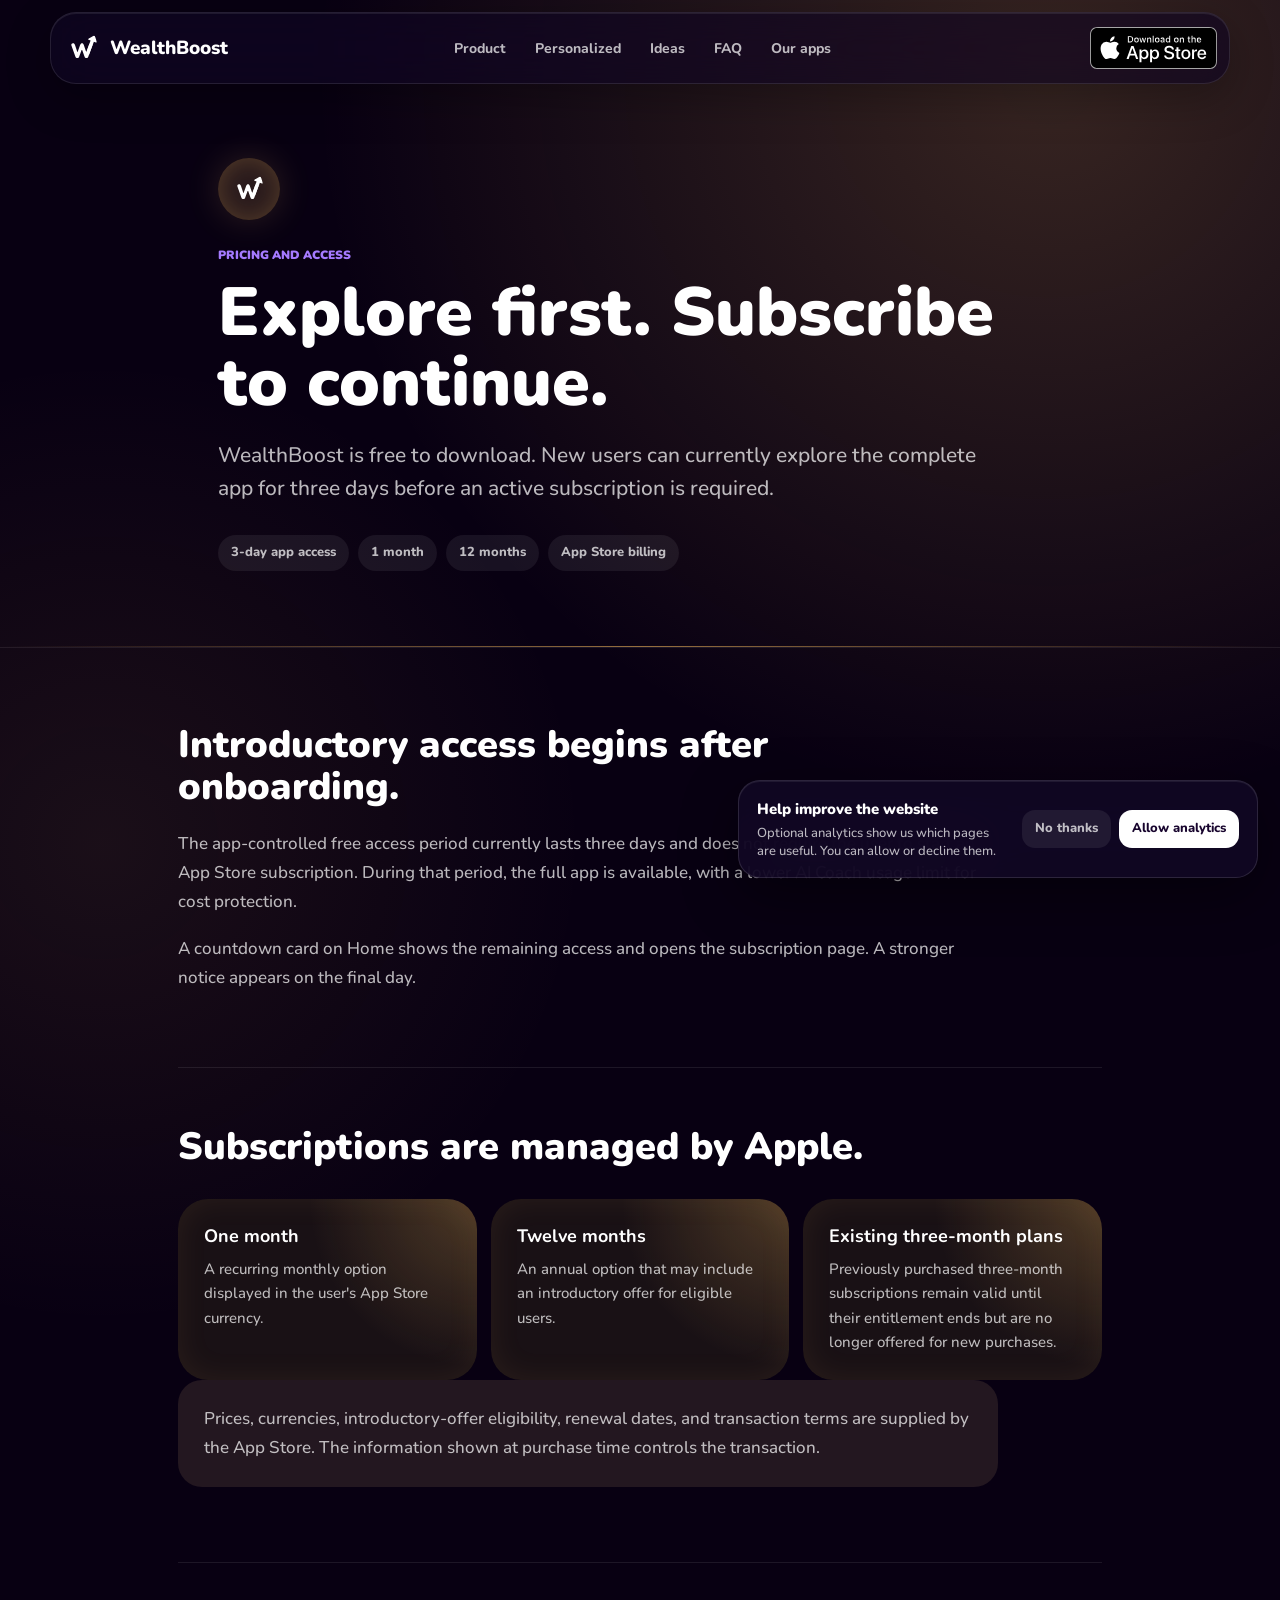
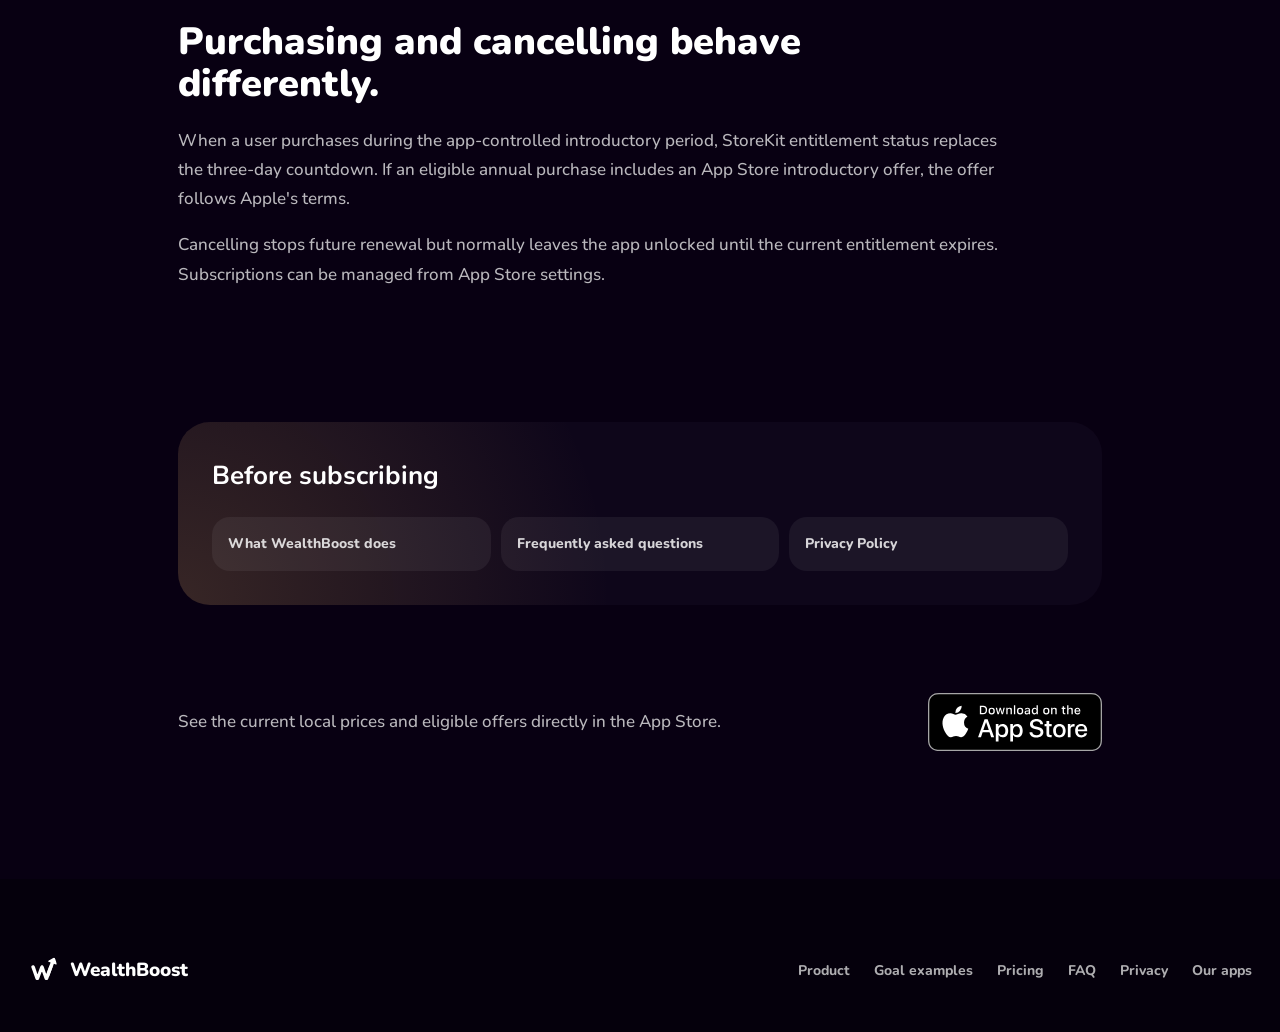
<file: pricing.html>
<!doctype html>
<html lang="en">
<head>
  <meta charset="utf-8"><meta name="viewport" content="width=device-width, initial-scale=1"><meta name="theme-color" content="#171006"><meta name="color-scheme" content="dark">
  <title>WealthBoost Pricing, Free Access, and Subscriptions</title>
  <meta name="description" content="Learn how WealthBoost's three-day introductory access, one-month subscription, annual subscription, App Store offers, renewals, and cancellations work.">
  <meta name="author" content="WealthBoost"><meta name="robots" content="index,follow,max-image-preview:large"><link rel="canonical" href="https://wealthboost.app/pricing"><link rel="alternate" type="text/markdown" href="https://wealthboost.app/pricing.md" title="WealthBoost pricing in Markdown">
  <meta property="og:type" content="article"><meta property="og:url" content="https://wealthboost.app/pricing"><meta property="og:site_name" content="WealthBoost"><meta property="og:title" content="WealthBoost pricing and access"><meta property="og:description" content="Introductory access and App Store subscription information."><meta property="og:image" content="https://wealthboost.app/assets/social-preview.png">
  <link rel="icon" href="assets/app-icon.png" type="image/png"><link rel="apple-touch-icon" href="assets/app-icon.png"><script>document.documentElement.classList.add("js");</script><link rel="stylesheet" href="styles.css?v=22">
  <script type="application/ld+json">{"@context":"https://schema.org","@graph":[{"@type":"WebPage","@id":"https://wealthboost.app/pricing#webpage","url":"https://wealthboost.app/pricing","name":"WealthBoost Pricing, Free Access, and Subscriptions","description":"Introductory access and App Store subscription information for WealthBoost.","isPartOf":{"@id":"https://wealthboost.app/#website"},"about":{"@id":"https://wealthboost.app/#app"},"inLanguage":"en-US","dateModified":"2026-08-17"},{"@type":"BreadcrumbList","itemListElement":[{"@type":"ListItem","position":1,"name":"WealthBoost","item":"https://wealthboost.app/"},{"@type":"ListItem","position":2,"name":"Pricing and access","item":"https://wealthboost.app/pricing"}]}]}</script>
</head>
<body>
  <a class="skip-link" href="#main-content">Skip to content</a>
  <header class="site-header" data-site-header><div class="header-inner"><a class="brand" href="/" aria-label="WealthBoost home"><img class="brand-mark" src="assets/wealthboost-mark.svg" alt=""><span>WealthBoost</span></a><nav class="desktop-nav" aria-label="Primary navigation"><a href="what-is-wealthboost">Product</a><a href="personalized-guidance">Personalized</a><a href="ideas-and-next-steps">Ideas</a><a href="faq">FAQ</a><a class="header-apps-button apps-link" href="https://paulcrp.com" target="_blank" rel="noopener noreferrer">Our apps</a></nav><a class="header-download download-link" href="https://apps.apple.com/app/id6756603789" target="_blank" rel="noopener noreferrer" aria-label="Download WealthBoost on the App Store"><img src="assets/app-store-badge.svg" alt="Download on the App Store"></a><button class="menu-button" type="button" aria-label="Open navigation" aria-controls="mobile-navigation" aria-expanded="false" data-menu-button><span></span><span></span></button></div><nav class="mobile-nav" id="mobile-navigation" aria-label="Mobile navigation" data-mobile-nav><a href="what-is-wealthboost">Product</a><a href="personalized-guidance">Personalized</a><a href="ideas-and-next-steps">Ideas</a><a href="faq">FAQ</a><a class="mobile-download download-link" href="https://apps.apple.com/app/id6756603789" target="_blank" rel="noopener noreferrer">Download WealthBoost</a></nav></header>
  <main class="resource-main resource-accent-gold" id="main-content">
    <section class="resource-hero"><div class="section-shell resource-hero-inner"><span class="resource-mark"><img src="assets/wealthboost-mark.svg" alt=""></span><p class="eyebrow">PRICING AND ACCESS</p><h1>Explore first. Subscribe to continue.</h1><p class="resource-lead">WealthBoost is free to download. New users can currently explore the complete app for three days before an active subscription is required.</p><div class="resource-tags"><span>3-day app access</span><span>1 month</span><span>12 months</span><span>App Store billing</span></div></div></section>
    <article class="section-shell resource-article">
      <section class="resource-section"><h2>Introductory access begins after onboarding.</h2><p>The app-controlled free access period currently lasts three days and does not require the user to start an App Store subscription. During that period, the full app is available, with a lower AI Coach usage limit for cost protection.</p><p>A countdown card on Home shows the remaining access and opens the subscription page. A stronger notice appears on the final day.</p></section>
      <section class="resource-section"><h2>Subscriptions are managed by Apple.</h2><div class="resource-facts"><div class="resource-fact"><strong>One month</strong><span>A recurring monthly option displayed in the user's App Store currency.</span></div><div class="resource-fact"><strong>Twelve months</strong><span>An annual option that may include an introductory offer for eligible users.</span></div><div class="resource-fact"><strong>Existing three-month plans</strong><span>Previously purchased three-month subscriptions remain valid until their entitlement ends but are no longer offered for new purchases.</span></div></div><p class="resource-note">Prices, currencies, introductory-offer eligibility, renewal dates, and transaction terms are supplied by the App Store. The information shown at purchase time controls the transaction.</p></section>
      <section class="resource-section"><h2>Purchasing and cancelling behave differently.</h2><p>When a user purchases during the app-controlled introductory period, StoreKit entitlement status replaces the three-day countdown. If an eligible annual purchase includes an App Store introductory offer, the offer follows Apple's terms.</p><p>Cancelling stops future renewal but normally leaves the app unlocked until the current entitlement expires. Subscriptions can be managed from App Store settings.</p></section>
      <nav class="resource-related" aria-label="Related WealthBoost pages"><h2>Before subscribing</h2><div class="resource-related-links"><a href="what-is-wealthboost">What WealthBoost does</a><a href="faq">Frequently asked questions</a><a href="privacy_policy">Privacy Policy</a></div></nav>
      <div class="resource-cta-row"><p>See the current local prices and eligible offers directly in the App Store.</p><a class="app-store-badge download-link" href="https://apps.apple.com/app/id6756603789" target="_blank" rel="noopener noreferrer"><img src="assets/app-store-badge.svg" alt="Download on the App Store" width="120" height="40"></a></div>
    </article>
  </main>
  <footer class="site-footer"><div class="resource-footer-inner"><a class="brand footer-brand" href="/"><img class="brand-mark" src="assets/wealthboost-mark.svg" alt=""><span>WealthBoost</span></a><nav class="resource-footer-nav" aria-label="Footer navigation"><a href="what-is-wealthboost">Product</a><a href="goal-examples">Goal examples</a><a href="pricing" aria-current="page">Pricing</a><a href="faq">FAQ</a><a href="privacy_policy">Privacy</a><a href="https://paulcrp.com" target="_blank" rel="noopener noreferrer">Our apps</a></nav></div></footer>
  <aside class="consent-banner" aria-label="Analytics choices" aria-live="polite" hidden data-consent-banner><div class="consent-copy"><strong>Help improve the website</strong><p>Optional analytics show us which pages are useful. You can allow or decline them.</p></div><div class="consent-actions"><button class="consent-button consent-decline" type="button" data-consent-decline>No thanks</button><button class="consent-button consent-accept" type="button" data-consent-accept>Allow analytics</button></div></aside><script defer src="https://static.cloudflareinsights.com/beacon.min.js" data-cf-beacon='{"token":"0073aaca78264afb9c1e2ce316a48717"}'></script><script src="site.js" defer></script>
</body></html>
</file>
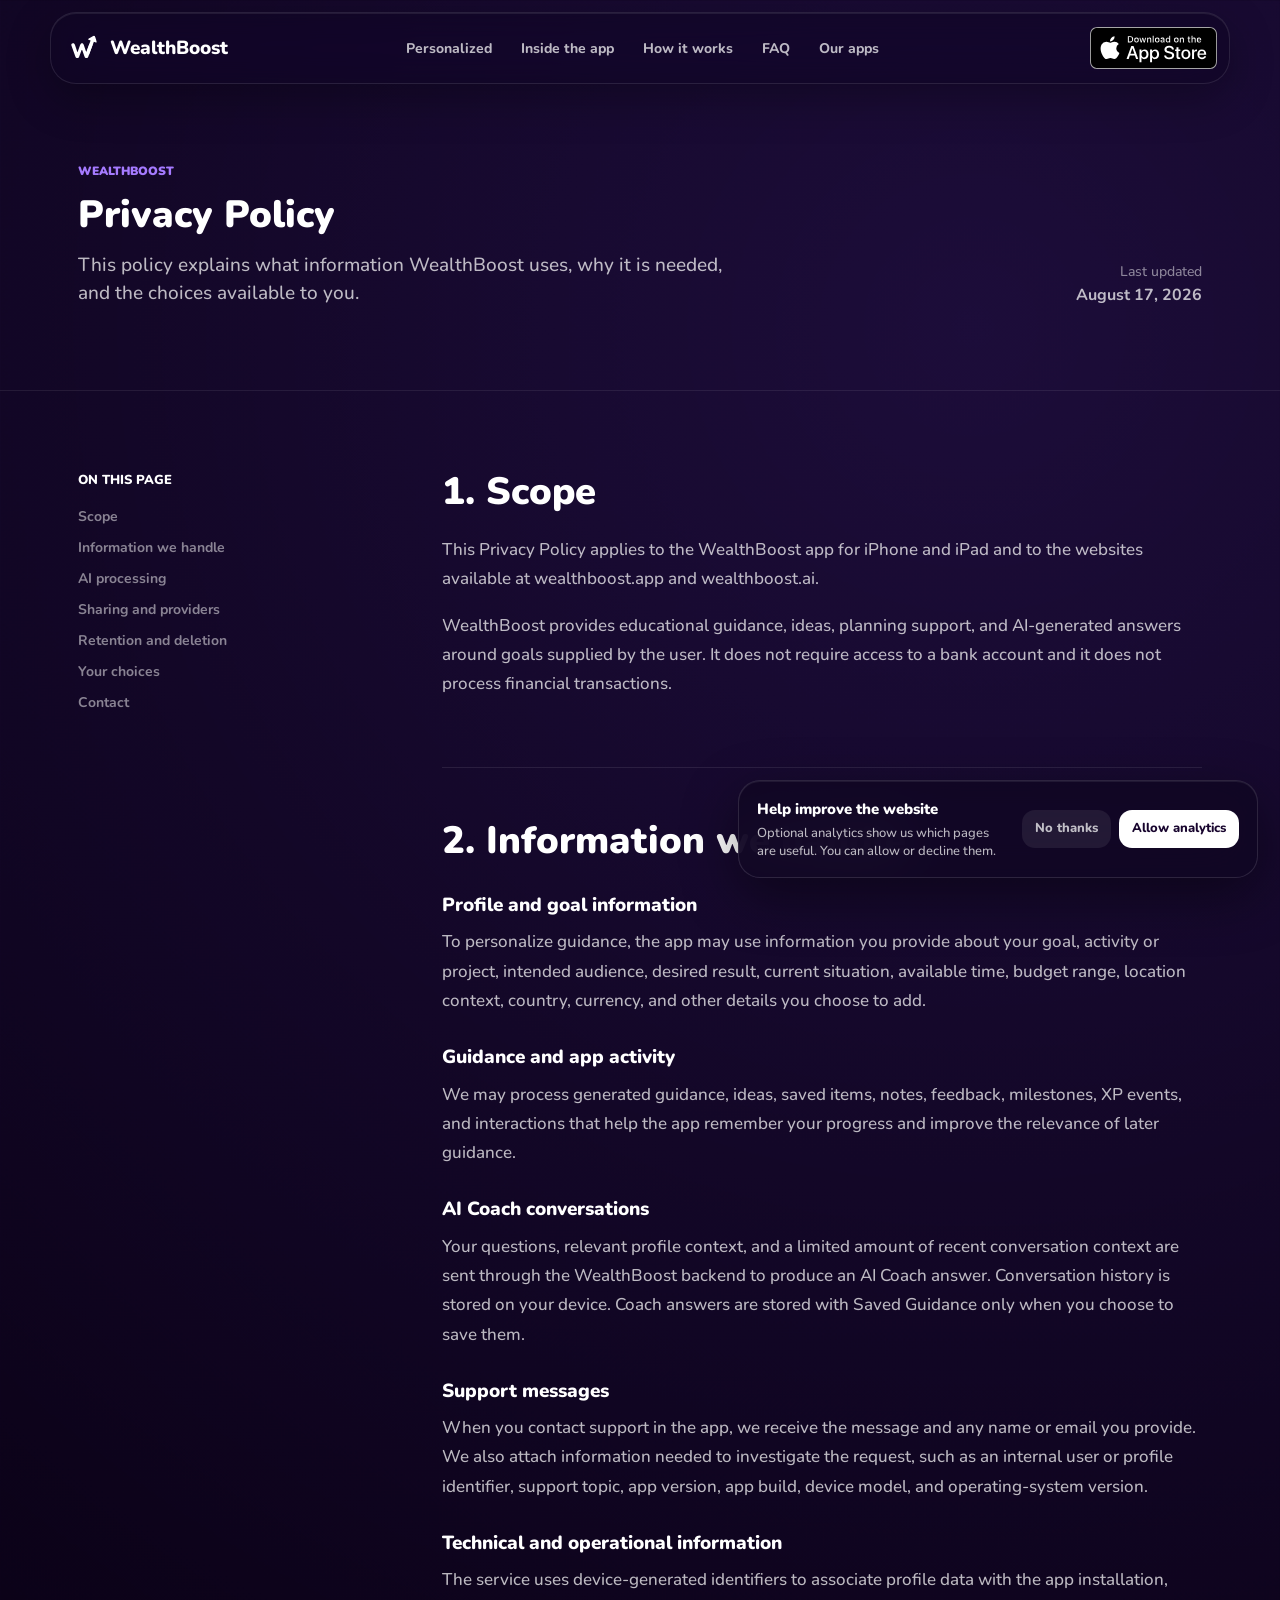
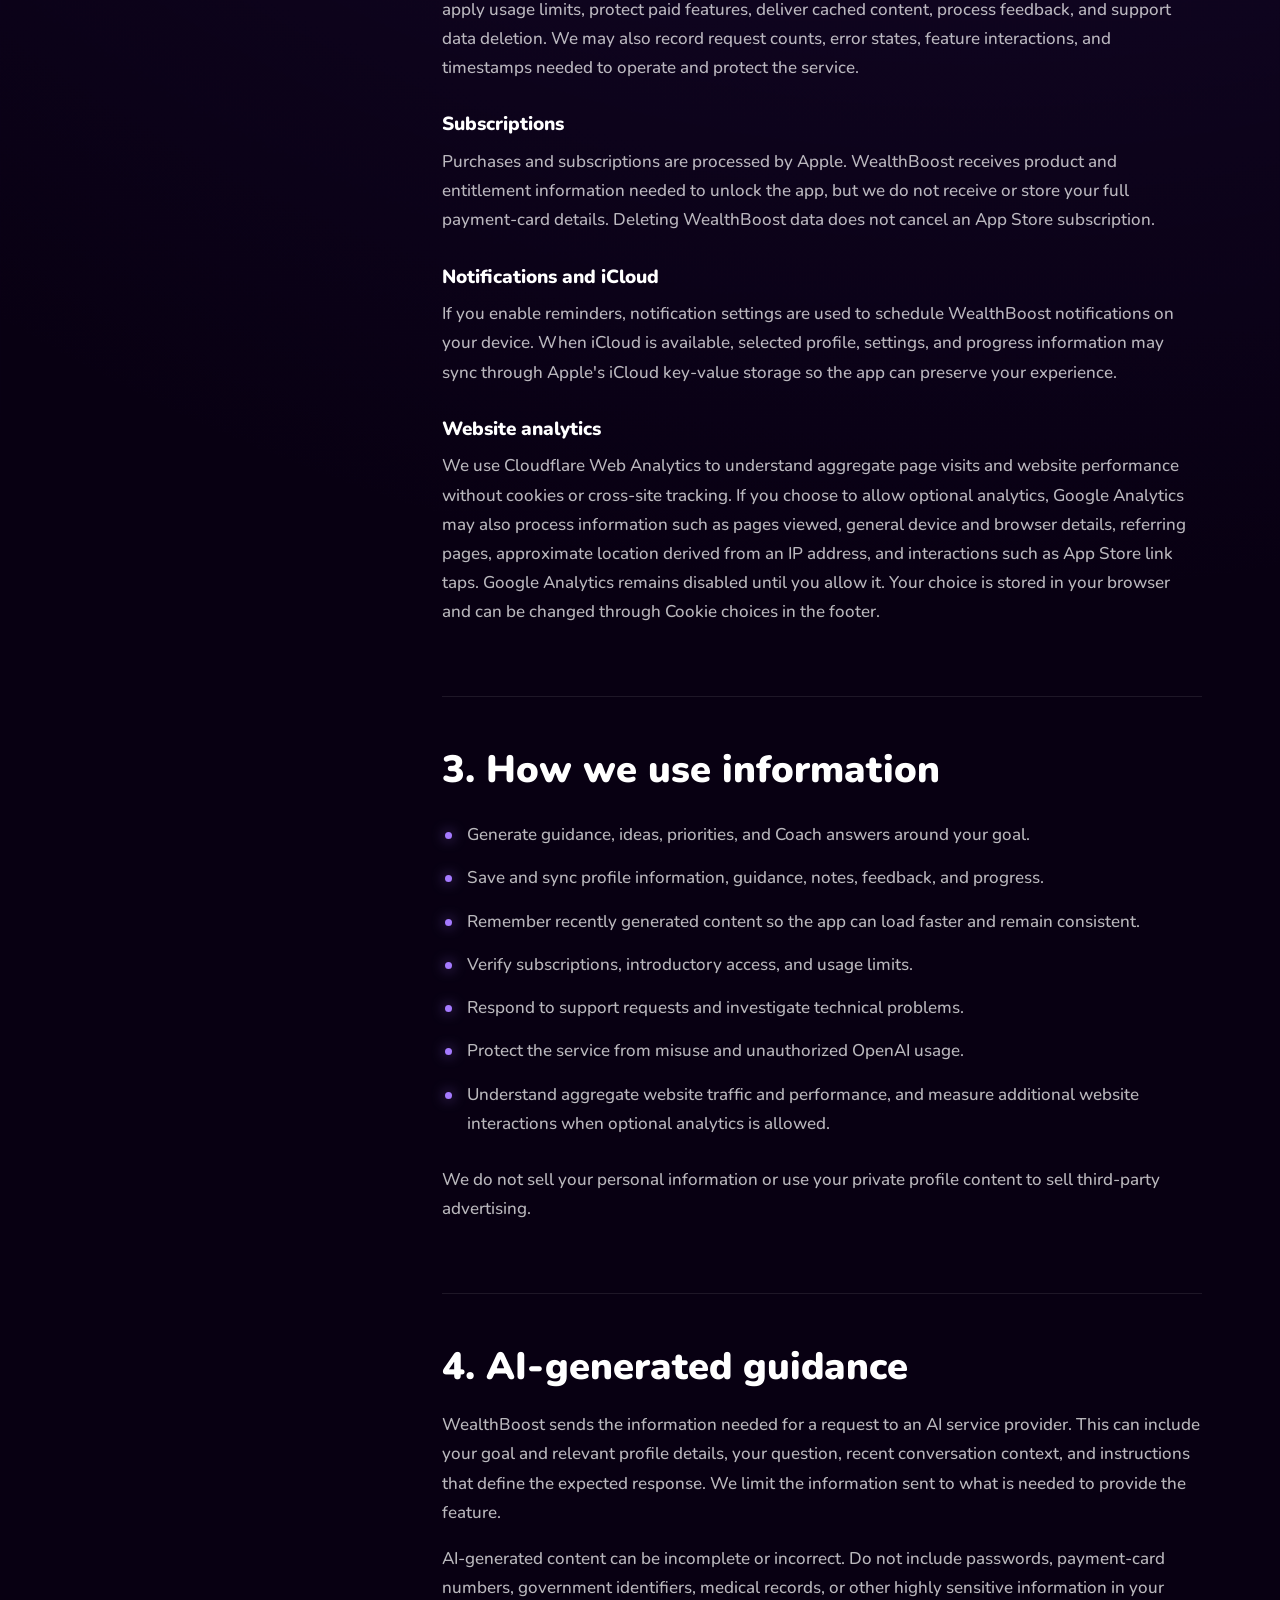
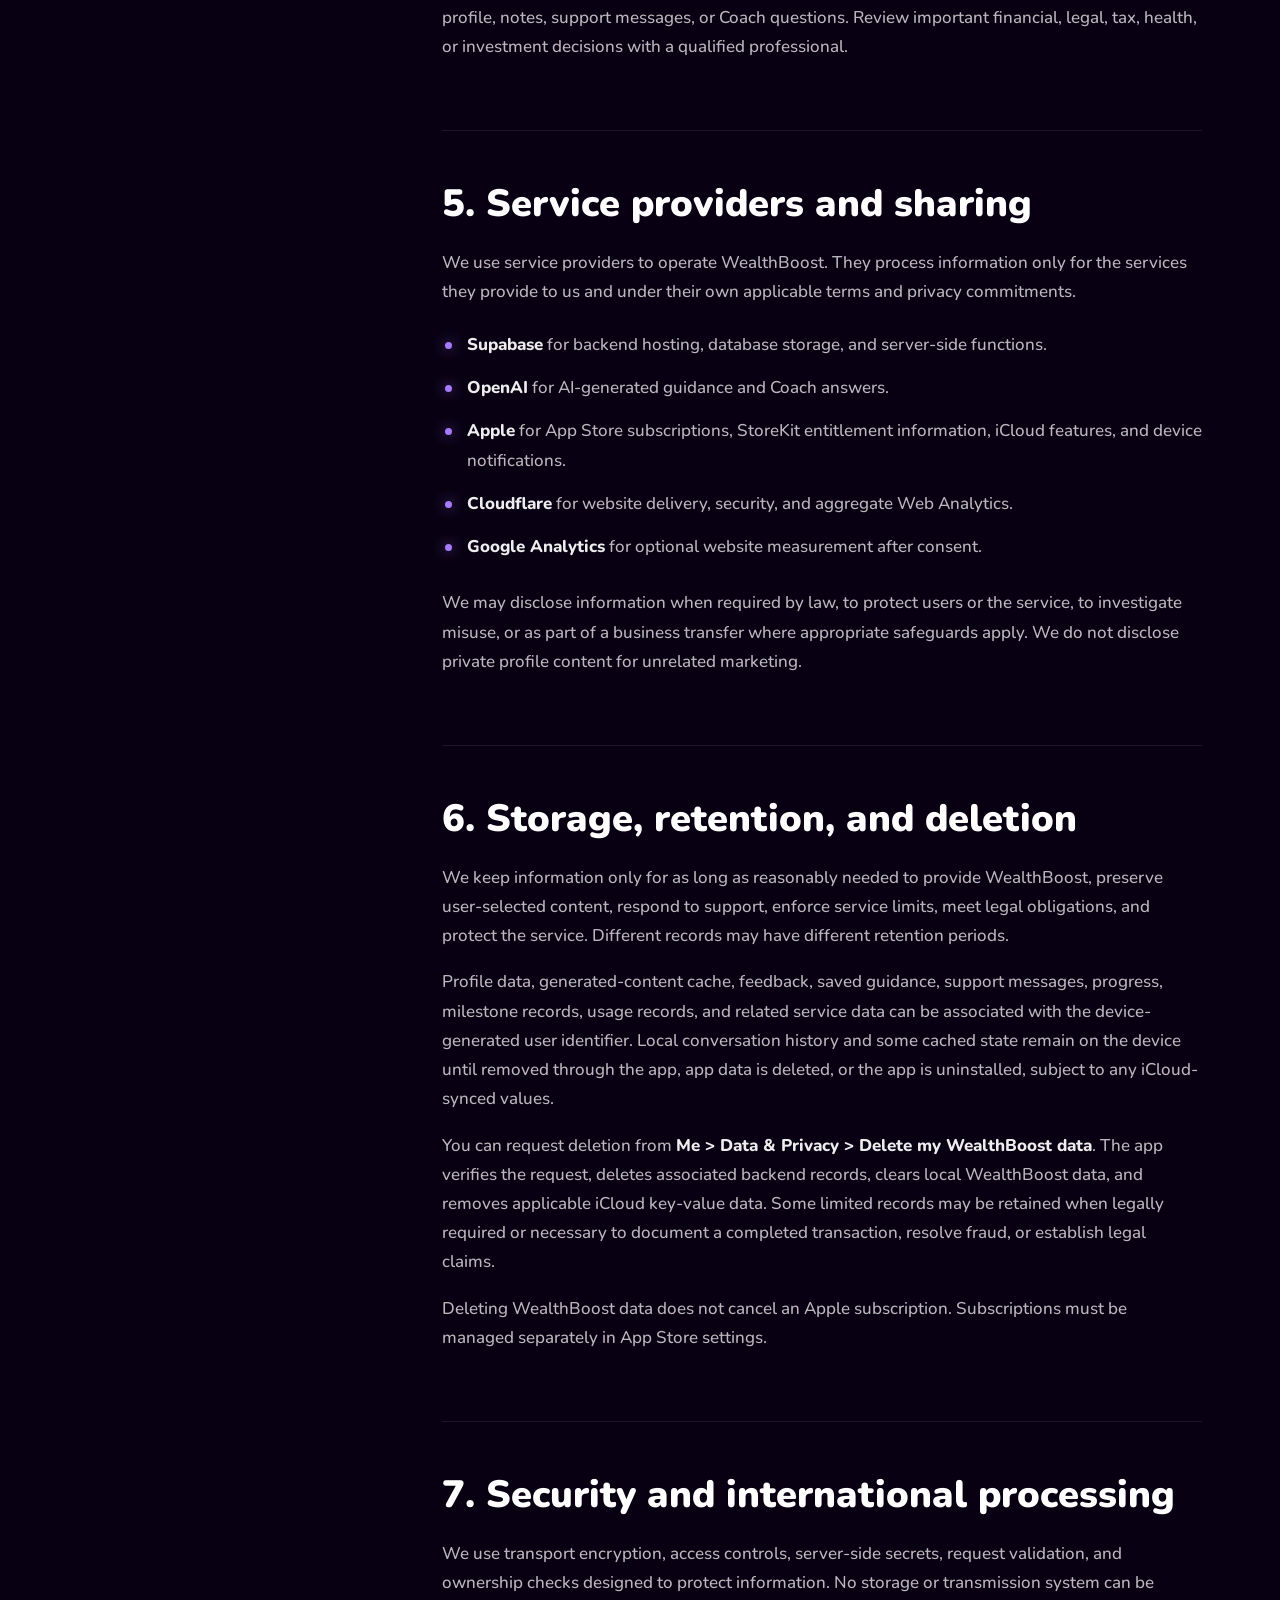
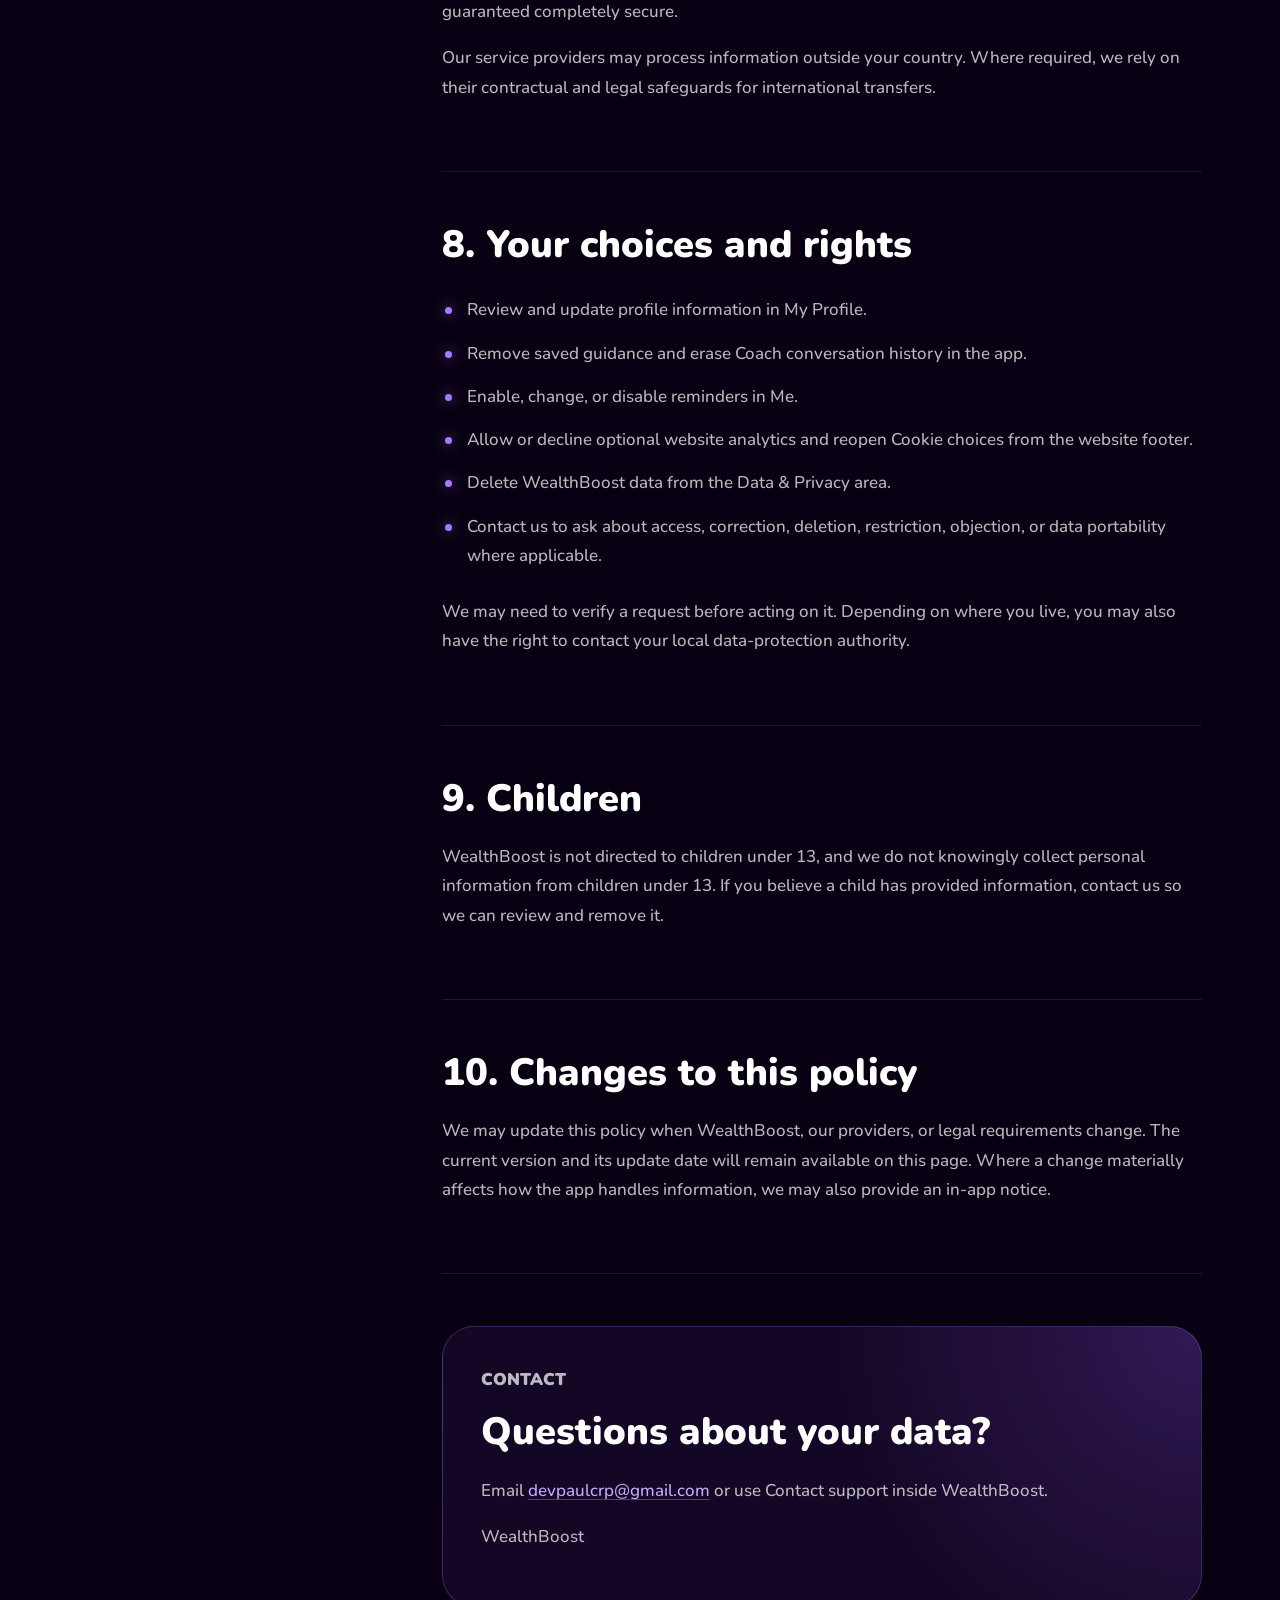
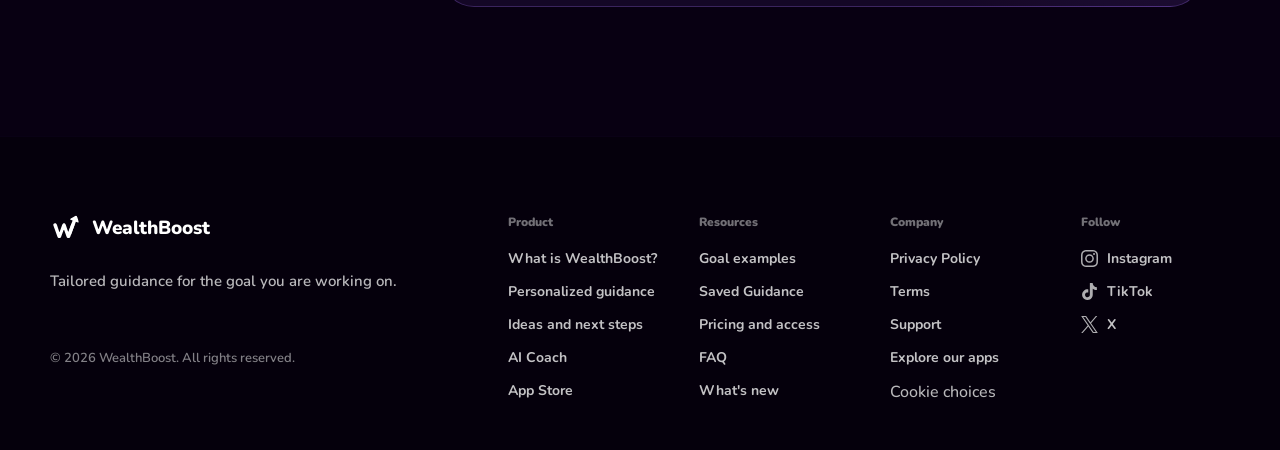
<file: privacy_policy.html>
<!doctype html>
<html lang="en">
<head>
  <meta charset="utf-8">
  <meta name="viewport" content="width=device-width, initial-scale=1">
  <meta name="theme-color" content="#0b0218">
  <meta name="color-scheme" content="dark">

  <title>Privacy Policy | WealthBoost</title>
  <meta name="description" content="Learn how WealthBoost handles profile information, AI guidance, saved content, support messages, subscriptions, and website analytics.">
  <meta name="robots" content="index,follow,max-image-preview:large">
  <link rel="canonical" href="https://wealthboost.app/privacy_policy">
  <link rel="alternate" type="text/markdown" href="https://wealthboost.app/privacy_policy.md" title="WealthBoost Privacy Policy in Markdown">
  <meta property="og:type" content="website">
  <meta property="og:locale" content="en_US">
  <meta property="og:url" content="https://wealthboost.app/privacy_policy">
  <meta property="og:site_name" content="WealthBoost">
  <meta property="og:title" content="Privacy Policy | WealthBoost">
  <meta property="og:description" content="Learn how WealthBoost handles profile information, AI guidance, saved content, support messages, subscriptions, and website analytics.">
  <link rel="icon" href="assets/app-icon.png" type="image/png">
  <link rel="apple-touch-icon" href="assets/app-icon.png">
  <script>document.documentElement.classList.add("js");</script>
  <link rel="stylesheet" href="styles.css?v=22">
</head>

<body>
  <a class="skip-link" href="#main-content">Skip to content</a>

  <header class="site-header" data-site-header>
    <div class="header-inner">
      <a class="brand" href="index.html" aria-label="WealthBoost home">
        <img class="brand-mark" src="assets/wealthboost-mark.svg" alt="">
        <span>WealthBoost</span>
      </a>

      <nav class="desktop-nav" aria-label="Primary navigation">
        <a href="index.html#personalized">Personalized</a>
        <a href="index.html#inside">Inside the app</a>
        <a href="index.html#how-it-works">How it works</a>
        <a href="index.html#faq">FAQ</a>
        <a class="header-apps-button apps-link" href="https://paulcrp.com" target="_blank" rel="noopener noreferrer">Our apps</a>
      </nav>

      <a class="header-download download-link" href="https://apps.apple.com/app/wealthboost-ai-money-coach/id6756603789" target="_blank" rel="noopener noreferrer" aria-label="Download WealthBoost on the App Store">
        <img src="assets/app-store-badge.svg" alt="Download on the App Store">
      </a>

      <button class="menu-button" type="button" aria-label="Open navigation" aria-controls="mobile-navigation" aria-expanded="false" data-menu-button>
        <span></span>
        <span></span>
      </button>
    </div>

    <nav class="mobile-nav" id="mobile-navigation" aria-label="Mobile navigation" data-mobile-nav>
      <a href="index.html#personalized">Personalized</a>
      <a href="index.html#inside">Inside the app</a>
      <a href="index.html#how-it-works">How it works</a>
      <a href="index.html#faq">FAQ</a>
      <a class="mobile-apps apps-link" href="https://paulcrp.com" target="_blank" rel="noopener noreferrer">Explore our apps</a>
      <a class="mobile-download download-link" href="https://apps.apple.com/app/wealthboost-ai-money-coach/id6756603789" target="_blank" rel="noopener noreferrer">Download WealthBoost</a>
    </nav>
  </header>

  <main class="legal-main" id="main-content">
    <section class="legal-hero">
      <div class="section-shell legal-hero-inner">
        <div>
          <p class="eyebrow">WEALTHBOOST</p>
          <h1>Privacy Policy</h1>
          <p class="legal-intro">This policy explains what information WealthBoost uses, why it is needed, and the choices available to you.</p>
        </div>
        <p class="legal-date">Last updated<br><strong>August 17, 2026</strong></p>
      </div>
    </section>

    <div class="section-shell legal-layout">
      <aside class="legal-toc" aria-label="Privacy policy sections">
        <p>On this page</p>
        <a href="#scope">Scope</a>
        <a href="#information">Information we handle</a>
        <a href="#ai">AI processing</a>
        <a href="#sharing">Sharing and providers</a>
        <a href="#retention">Retention and deletion</a>
        <a href="#rights">Your choices</a>
        <a href="#contact">Contact</a>
      </aside>

      <article class="legal-content">
        <section id="scope">
          <h2>1. Scope</h2>
          <p>This Privacy Policy applies to the WealthBoost app for iPhone and iPad and to the websites available at wealthboost.app and wealthboost.ai.</p>
          <p>WealthBoost provides educational guidance, ideas, planning support, and AI-generated answers around goals supplied by the user. It does not require access to a bank account and it does not process financial transactions.</p>
        </section>

        <section id="information">
          <h2>2. Information we handle</h2>
          <h3>Profile and goal information</h3>
          <p>To personalize guidance, the app may use information you provide about your goal, activity or project, intended audience, desired result, current situation, available time, budget range, location context, country, currency, and other details you choose to add.</p>

          <h3>Guidance and app activity</h3>
          <p>We may process generated guidance, ideas, saved items, notes, feedback, milestones, XP events, and interactions that help the app remember your progress and improve the relevance of later guidance.</p>

          <h3>AI Coach conversations</h3>
          <p>Your questions, relevant profile context, and a limited amount of recent conversation context are sent through the WealthBoost backend to produce an AI Coach answer. Conversation history is stored on your device. Coach answers are stored with Saved Guidance only when you choose to save them.</p>

          <h3>Support messages</h3>
          <p>When you contact support in the app, we receive the message and any name or email you provide. We also attach information needed to investigate the request, such as an internal user or profile identifier, support topic, app version, app build, device model, and operating-system version.</p>

          <h3>Technical and operational information</h3>
          <p>The service uses device-generated identifiers to associate profile data with the app installation, apply usage limits, protect paid features, deliver cached content, process feedback, and support data deletion. We may also record request counts, error states, feature interactions, and timestamps needed to operate and protect the service.</p>

          <h3>Subscriptions</h3>
          <p>Purchases and subscriptions are processed by Apple. WealthBoost receives product and entitlement information needed to unlock the app, but we do not receive or store your full payment-card details. Deleting WealthBoost data does not cancel an App Store subscription.</p>

          <h3>Notifications and iCloud</h3>
          <p>If you enable reminders, notification settings are used to schedule WealthBoost notifications on your device. When iCloud is available, selected profile, settings, and progress information may sync through Apple's iCloud key-value storage so the app can preserve your experience.</p>

          <h3>Website analytics</h3>
          <p>We use Cloudflare Web Analytics to understand aggregate page visits and website performance without cookies or cross-site tracking. If you choose to allow optional analytics, Google Analytics may also process information such as pages viewed, general device and browser details, referring pages, approximate location derived from an IP address, and interactions such as App Store link taps. Google Analytics remains disabled until you allow it. Your choice is stored in your browser and can be changed through Cookie choices in the footer.</p>
        </section>

        <section id="use">
          <h2>3. How we use information</h2>
          <ul>
            <li>Generate guidance, ideas, priorities, and Coach answers around your goal.</li>
            <li>Save and sync profile information, guidance, notes, feedback, and progress.</li>
            <li>Remember recently generated content so the app can load faster and remain consistent.</li>
            <li>Verify subscriptions, introductory access, and usage limits.</li>
            <li>Respond to support requests and investigate technical problems.</li>
            <li>Protect the service from misuse and unauthorized OpenAI usage.</li>
            <li>Understand aggregate website traffic and performance, and measure additional website interactions when optional analytics is allowed.</li>
          </ul>
          <p>We do not sell your personal information or use your private profile content to sell third-party advertising.</p>
        </section>

        <section id="ai">
          <h2>4. AI-generated guidance</h2>
          <p>WealthBoost sends the information needed for a request to an AI service provider. This can include your goal and relevant profile details, your question, recent conversation context, and instructions that define the expected response. We limit the information sent to what is needed to provide the feature.</p>
          <p>AI-generated content can be incomplete or incorrect. Do not include passwords, payment-card numbers, government identifiers, medical records, or other highly sensitive information in your profile, notes, support messages, or Coach questions. Review important financial, legal, tax, health, or investment decisions with a qualified professional.</p>
        </section>

        <section id="sharing">
          <h2>5. Service providers and sharing</h2>
          <p>We use service providers to operate WealthBoost. They process information only for the services they provide to us and under their own applicable terms and privacy commitments.</p>
          <ul>
            <li><strong>Supabase</strong> for backend hosting, database storage, and server-side functions.</li>
            <li><strong>OpenAI</strong> for AI-generated guidance and Coach answers.</li>
            <li><strong>Apple</strong> for App Store subscriptions, StoreKit entitlement information, iCloud features, and device notifications.</li>
            <li><strong>Cloudflare</strong> for website delivery, security, and aggregate Web Analytics.</li>
            <li><strong>Google Analytics</strong> for optional website measurement after consent.</li>
          </ul>
          <p>We may disclose information when required by law, to protect users or the service, to investigate misuse, or as part of a business transfer where appropriate safeguards apply. We do not disclose private profile content for unrelated marketing.</p>
        </section>

        <section id="retention">
          <h2>6. Storage, retention, and deletion</h2>
          <p>We keep information only for as long as reasonably needed to provide WealthBoost, preserve user-selected content, respond to support, enforce service limits, meet legal obligations, and protect the service. Different records may have different retention periods.</p>
          <p>Profile data, generated-content cache, feedback, saved guidance, support messages, progress, milestone records, usage records, and related service data can be associated with the device-generated user identifier. Local conversation history and some cached state remain on the device until removed through the app, app data is deleted, or the app is uninstalled, subject to any iCloud-synced values.</p>
          <p>You can request deletion from <strong>Me &gt; Data &amp; Privacy &gt; Delete my WealthBoost data</strong>. The app verifies the request, deletes associated backend records, clears local WealthBoost data, and removes applicable iCloud key-value data. Some limited records may be retained when legally required or necessary to document a completed transaction, resolve fraud, or establish legal claims.</p>
          <p>Deleting WealthBoost data does not cancel an Apple subscription. Subscriptions must be managed separately in App Store settings.</p>
        </section>

        <section id="security">
          <h2>7. Security and international processing</h2>
          <p>We use transport encryption, access controls, server-side secrets, request validation, and ownership checks designed to protect information. No storage or transmission system can be guaranteed completely secure.</p>
          <p>Our service providers may process information outside your country. Where required, we rely on their contractual and legal safeguards for international transfers.</p>
        </section>

        <section id="rights">
          <h2>8. Your choices and rights</h2>
          <ul>
            <li>Review and update profile information in My Profile.</li>
            <li>Remove saved guidance and erase Coach conversation history in the app.</li>
            <li>Enable, change, or disable reminders in Me.</li>
            <li>Allow or decline optional website analytics and reopen Cookie choices from the website footer.</li>
            <li>Delete WealthBoost data from the Data &amp; Privacy area.</li>
            <li>Contact us to ask about access, correction, deletion, restriction, objection, or data portability where applicable.</li>
          </ul>
          <p>We may need to verify a request before acting on it. Depending on where you live, you may also have the right to contact your local data-protection authority.</p>
        </section>

        <section id="children">
          <h2>9. Children</h2>
          <p>WealthBoost is not directed to children under 13, and we do not knowingly collect personal information from children under 13. If you believe a child has provided information, contact us so we can review and remove it.</p>
        </section>

        <section id="changes">
          <h2>10. Changes to this policy</h2>
          <p>We may update this policy when WealthBoost, our providers, or legal requirements change. The current version and its update date will remain available on this page. Where a change materially affects how the app handles information, we may also provide an in-app notice.</p>
        </section>

        <section id="contact" class="legal-contact">
          <p class="eyebrow">CONTACT</p>
          <h2>Questions about your data?</h2>
          <p>Email <a href="mailto:devpaulcrp@gmail.com">devpaulcrp@gmail.com</a> or use Contact support inside WealthBoost.</p>
          <p>WealthBoost</p>
        </section>
      </article>
    </div>
  </main>

  <footer class="site-footer">
    <div class="footer-inner">
      <div class="footer-brand-column">
        <a class="brand footer-brand" href="index.html" aria-label="WealthBoost home">
          <img class="brand-mark" src="assets/wealthboost-mark.svg" alt="">
          <span>WealthBoost</span>
        </a>
        <p>Tailored guidance for the goal you are working on.</p>
        <p class="copyright">&copy; <span data-current-year>2026</span> WealthBoost. All rights reserved.</p>
      </div>

      <div class="footer-link-groups">
        <div>
          <h2>Product</h2>
          <a href="what-is-wealthboost">What is WealthBoost?</a>
          <a href="personalized-guidance">Personalized guidance</a>
          <a href="ideas-and-next-steps">Ideas and next steps</a>
          <a href="ai-coach">AI Coach</a>
          <a class="download-link" href="https://apps.apple.com/app/wealthboost-ai-money-coach/id6756603789" target="_blank" rel="noopener noreferrer">App Store</a>
        </div>
        <div>
          <h2>Resources</h2>
          <a href="goal-examples">Goal examples</a>
          <a href="saved-guidance">Saved Guidance</a>
          <a href="pricing">Pricing and access</a>
          <a href="faq">FAQ</a>
          <a href="changelog">What's new</a>
        </div>
        <div>
          <h2>Company</h2>
          <a href="privacy_policy" aria-current="page">Privacy Policy</a>
          <a href="https://www.apple.com/legal/internet-services/itunes/dev/stdeula/" target="_blank" rel="noopener noreferrer">Terms</a>
          <a href="mailto:devpaulcrp@gmail.com">Support</a>
          <a class="apps-link" href="https://paulcrp.com" target="_blank" rel="noopener noreferrer">Explore our apps</a>
          <button class="footer-link-button" type="button" data-consent-open>Cookie choices</button>
        </div>
        <div>
          <h2>Follow</h2>
          <a class="social-link" href="https://www.instagram.com/wealthboost.ai/" target="_blank" rel="noopener noreferrer">
            <img src="assets/icons/instagram.svg" alt="" width="18" height="18" loading="lazy">
            <span>Instagram</span>
          </a>
          <a class="social-link" href="https://www.tiktok.com/@wealthboost.ai" target="_blank" rel="noopener noreferrer">
            <img src="assets/icons/tiktok.svg" alt="" width="18" height="18" loading="lazy">
            <span>TikTok</span>
          </a>
          <a class="social-link" href="https://x.com/DevPaulCrp" target="_blank" rel="noopener noreferrer">
            <img src="assets/icons/x.svg" alt="" width="18" height="18" loading="lazy">
            <span>X</span>
          </a>
        </div>
      </div>
    </div>
  </footer>

  <aside class="consent-banner" aria-label="Analytics choices" aria-live="polite" hidden data-consent-banner>
    <div class="consent-copy">
      <strong>Help improve the website</strong>
      <p>Optional analytics show us which pages are useful. You can allow or decline them.</p>
    </div>
    <div class="consent-actions">
      <button class="consent-button consent-decline" type="button" data-consent-decline>No thanks</button>
      <button class="consent-button consent-accept" type="button" data-consent-accept>Allow analytics</button>
    </div>
  </aside>

  <script defer src="https://static.cloudflareinsights.com/beacon.min.js" data-cf-beacon='{"token":"0073aaca78264afb9c1e2ce316a48717"}'></script>
  <script src="site.js" defer></script>
</body>
</html>
</file>
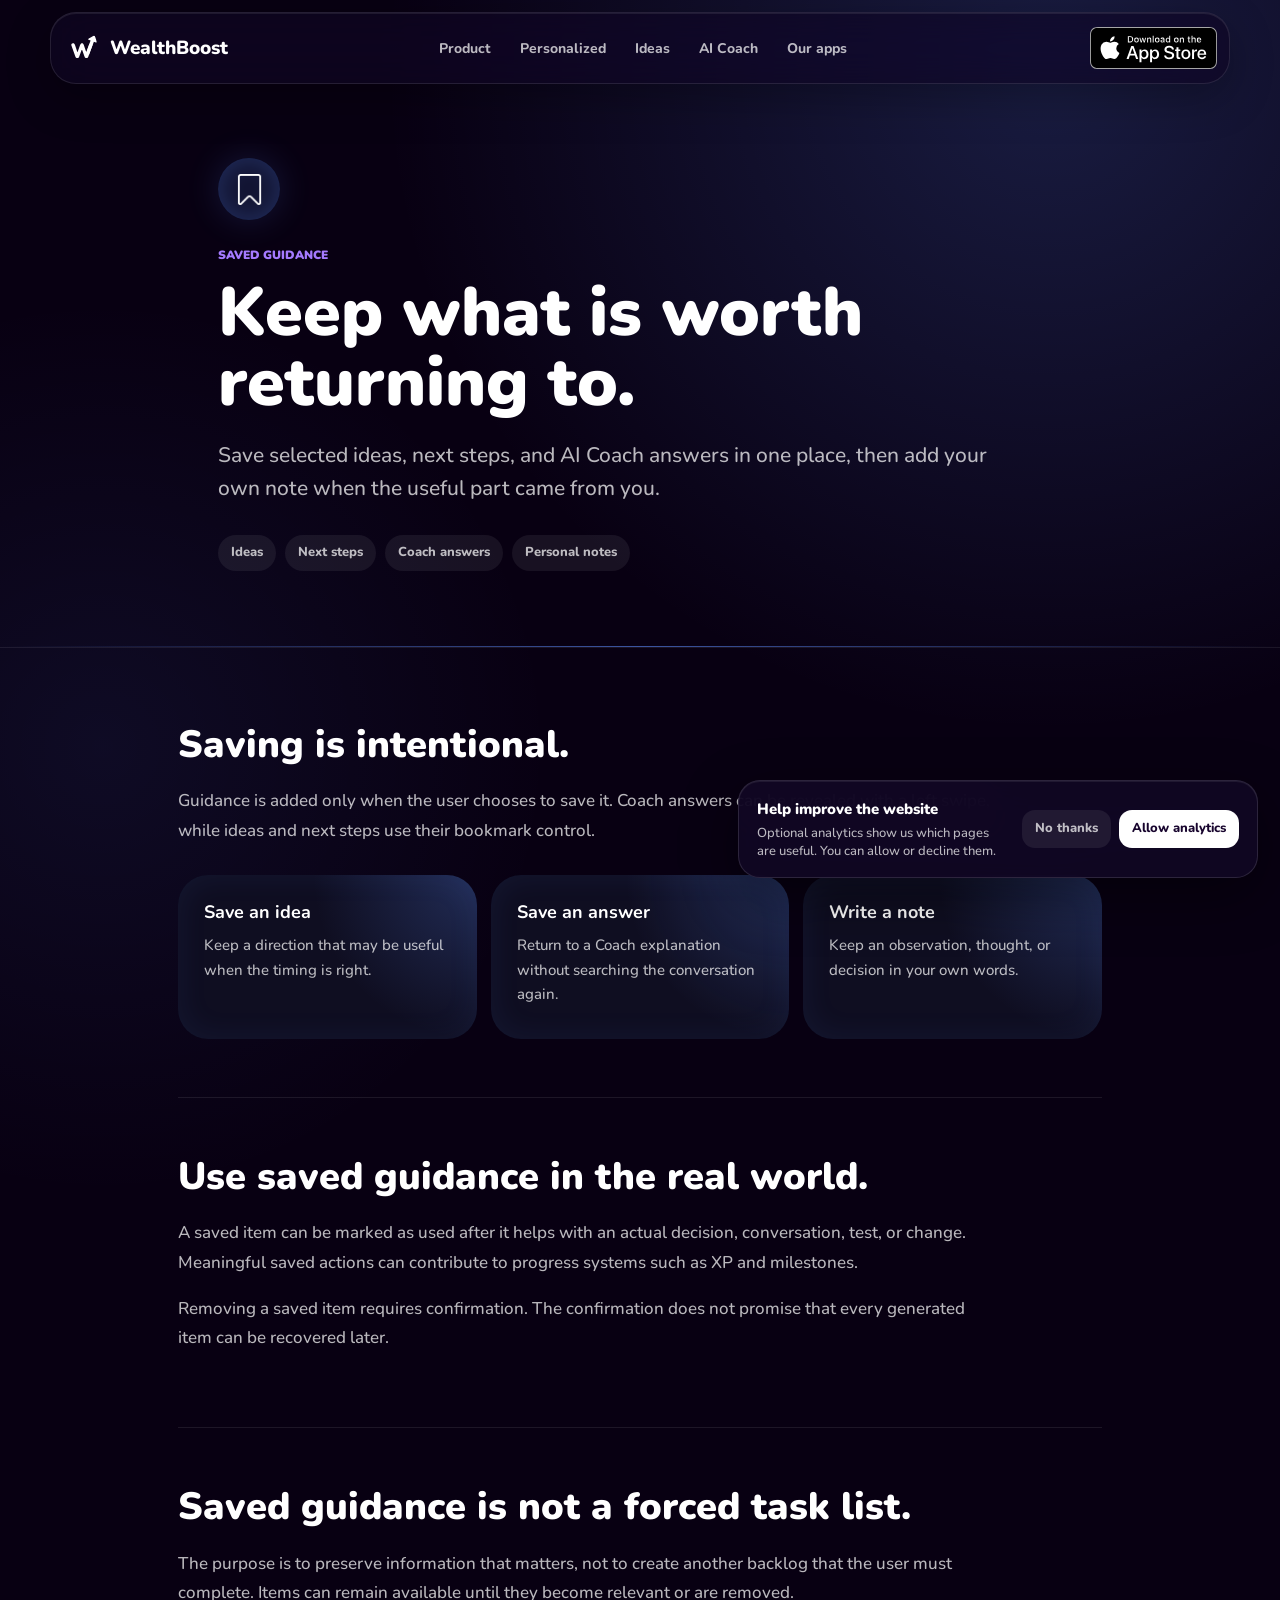
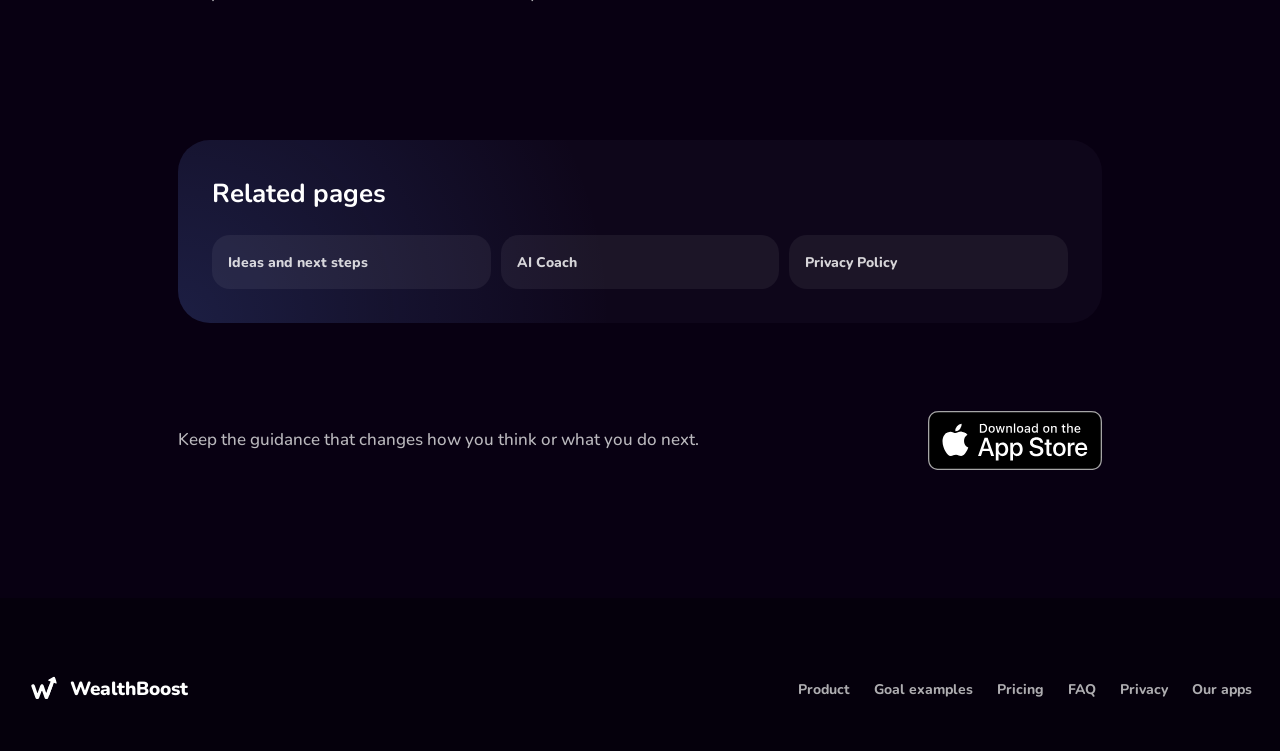
<file: saved-guidance.html>
<!doctype html>
<html lang="en">
<head>
  <meta charset="utf-8"><meta name="viewport" content="width=device-width, initial-scale=1"><meta name="theme-color" content="#07101f"><meta name="color-scheme" content="dark">
  <title>Saved Guidance in WealthBoost | Ideas, Answers, Steps, and Notes</title>
  <meta name="description" content="Save useful WealthBoost ideas, next steps, and AI Coach answers, add personal notes, and mark guidance as used when it helps.">
  <meta name="author" content="WealthBoost"><meta name="robots" content="index,follow,max-image-preview:large"><link rel="canonical" href="https://wealthboost.app/saved-guidance"><link rel="alternate" type="text/markdown" href="https://wealthboost.app/saved-guidance.md" title="Saved Guidance in Markdown">
  <meta property="og:type" content="article"><meta property="og:url" content="https://wealthboost.app/saved-guidance"><meta property="og:site_name" content="WealthBoost"><meta property="og:title" content="Keep the guidance worth returning to"><meta property="og:description" content="Save ideas, steps, Coach answers, and your own notes."><meta property="og:image" content="https://wealthboost.app/assets/social-preview.png">
  <link rel="icon" href="assets/app-icon.png" type="image/png"><link rel="apple-touch-icon" href="assets/app-icon.png"><script>document.documentElement.classList.add("js");</script><link rel="stylesheet" href="styles.css?v=22">
  <script type="application/ld+json">{"@context":"https://schema.org","@graph":[{"@type":"WebPage","@id":"https://wealthboost.app/saved-guidance#webpage","url":"https://wealthboost.app/saved-guidance","name":"Saved Guidance in WealthBoost","description":"How users save ideas, next steps, AI Coach answers, and personal notes.","isPartOf":{"@id":"https://wealthboost.app/#website"},"about":{"@id":"https://wealthboost.app/#app"},"inLanguage":"en-US","dateModified":"2026-08-17"},{"@type":"BreadcrumbList","itemListElement":[{"@type":"ListItem","position":1,"name":"WealthBoost","item":"https://wealthboost.app/"},{"@type":"ListItem","position":2,"name":"Saved Guidance","item":"https://wealthboost.app/saved-guidance"}]}]}</script>
</head>
<body>
  <a class="skip-link" href="#main-content">Skip to content</a>
  <header class="site-header" data-site-header><div class="header-inner"><a class="brand" href="/" aria-label="WealthBoost home"><img class="brand-mark" src="assets/wealthboost-mark.svg" alt=""><span>WealthBoost</span></a><nav class="desktop-nav" aria-label="Primary navigation"><a href="what-is-wealthboost">Product</a><a href="personalized-guidance">Personalized</a><a href="ideas-and-next-steps">Ideas</a><a href="ai-coach">AI Coach</a><a class="header-apps-button apps-link" href="https://paulcrp.com" target="_blank" rel="noopener noreferrer">Our apps</a></nav><a class="header-download download-link" href="https://apps.apple.com/app/id6756603789" target="_blank" rel="noopener noreferrer" aria-label="Download WealthBoost on the App Store"><img src="assets/app-store-badge.svg" alt="Download on the App Store"></a><button class="menu-button" type="button" aria-label="Open navigation" aria-controls="mobile-navigation" aria-expanded="false" data-menu-button><span></span><span></span></button></div><nav class="mobile-nav" id="mobile-navigation" aria-label="Mobile navigation" data-mobile-nav><a href="what-is-wealthboost">Product</a><a href="personalized-guidance">Personalized</a><a href="ideas-and-next-steps">Ideas</a><a href="ai-coach">AI Coach</a><a class="mobile-download download-link" href="https://apps.apple.com/app/id6756603789" target="_blank" rel="noopener noreferrer">Download WealthBoost</a></nav></header>
  <main class="resource-main resource-accent-blue" id="main-content">
    <section class="resource-hero"><div class="section-shell resource-hero-inner"><span class="resource-mark"><img src="assets/icons/bookmark.png" alt=""></span><p class="eyebrow">SAVED GUIDANCE</p><h1>Keep what is worth returning to.</h1><p class="resource-lead">Save selected ideas, next steps, and AI Coach answers in one place, then add your own note when the useful part came from you.</p><div class="resource-tags"><span>Ideas</span><span>Next steps</span><span>Coach answers</span><span>Personal notes</span></div></div></section>
    <article class="section-shell resource-article">
      <section class="resource-section"><h2>Saving is intentional.</h2><p>Guidance is added only when the user chooses to save it. Coach answers can be revealed with a left swipe, while ideas and next steps use their bookmark control.</p><div class="resource-facts"><div class="resource-fact"><strong>Save an idea</strong><span>Keep a direction that may be useful when the timing is right.</span></div><div class="resource-fact"><strong>Save an answer</strong><span>Return to a Coach explanation without searching the conversation again.</span></div><div class="resource-fact"><strong>Write a note</strong><span>Keep an observation, thought, or decision in your own words.</span></div></div></section>
      <section class="resource-section"><h2>Use saved guidance in the real world.</h2><p>A saved item can be marked as used after it helps with an actual decision, conversation, test, or change. Meaningful saved actions can contribute to progress systems such as XP and milestones.</p><p>Removing a saved item requires confirmation. The confirmation does not promise that every generated item can be recovered later.</p></section>
      <section class="resource-section"><h2>Saved guidance is not a forced task list.</h2><p>The purpose is to preserve information that matters, not to create another backlog that the user must complete. Items can remain available until they become relevant or are removed.</p></section>
      <nav class="resource-related" aria-label="Related WealthBoost pages"><h2>Related pages</h2><div class="resource-related-links"><a href="ideas-and-next-steps">Ideas and next steps</a><a href="ai-coach">AI Coach</a><a href="privacy_policy">Privacy Policy</a></div></nav>
      <div class="resource-cta-row"><p>Keep the guidance that changes how you think or what you do next.</p><a class="app-store-badge download-link" href="https://apps.apple.com/app/id6756603789" target="_blank" rel="noopener noreferrer"><img src="assets/app-store-badge.svg" alt="Download on the App Store" width="120" height="40"></a></div>
    </article>
  </main>
  <footer class="site-footer"><div class="resource-footer-inner"><a class="brand footer-brand" href="/"><img class="brand-mark" src="assets/wealthboost-mark.svg" alt=""><span>WealthBoost</span></a><nav class="resource-footer-nav" aria-label="Footer navigation"><a href="what-is-wealthboost">Product</a><a href="goal-examples">Goal examples</a><a href="pricing">Pricing</a><a href="faq">FAQ</a><a href="privacy_policy">Privacy</a><a href="https://paulcrp.com" target="_blank" rel="noopener noreferrer">Our apps</a></nav></div></footer>
  <aside class="consent-banner" aria-label="Analytics choices" aria-live="polite" hidden data-consent-banner><div class="consent-copy"><strong>Help improve the website</strong><p>Optional analytics show us which pages are useful. You can allow or decline them.</p></div><div class="consent-actions"><button class="consent-button consent-decline" type="button" data-consent-decline>No thanks</button><button class="consent-button consent-accept" type="button" data-consent-accept>Allow analytics</button></div></aside><script defer src="https://static.cloudflareinsights.com/beacon.min.js" data-cf-beacon='{"token":"0073aaca78264afb9c1e2ce316a48717"}'></script><script src="site.js" defer></script>
</body></html>
</file>
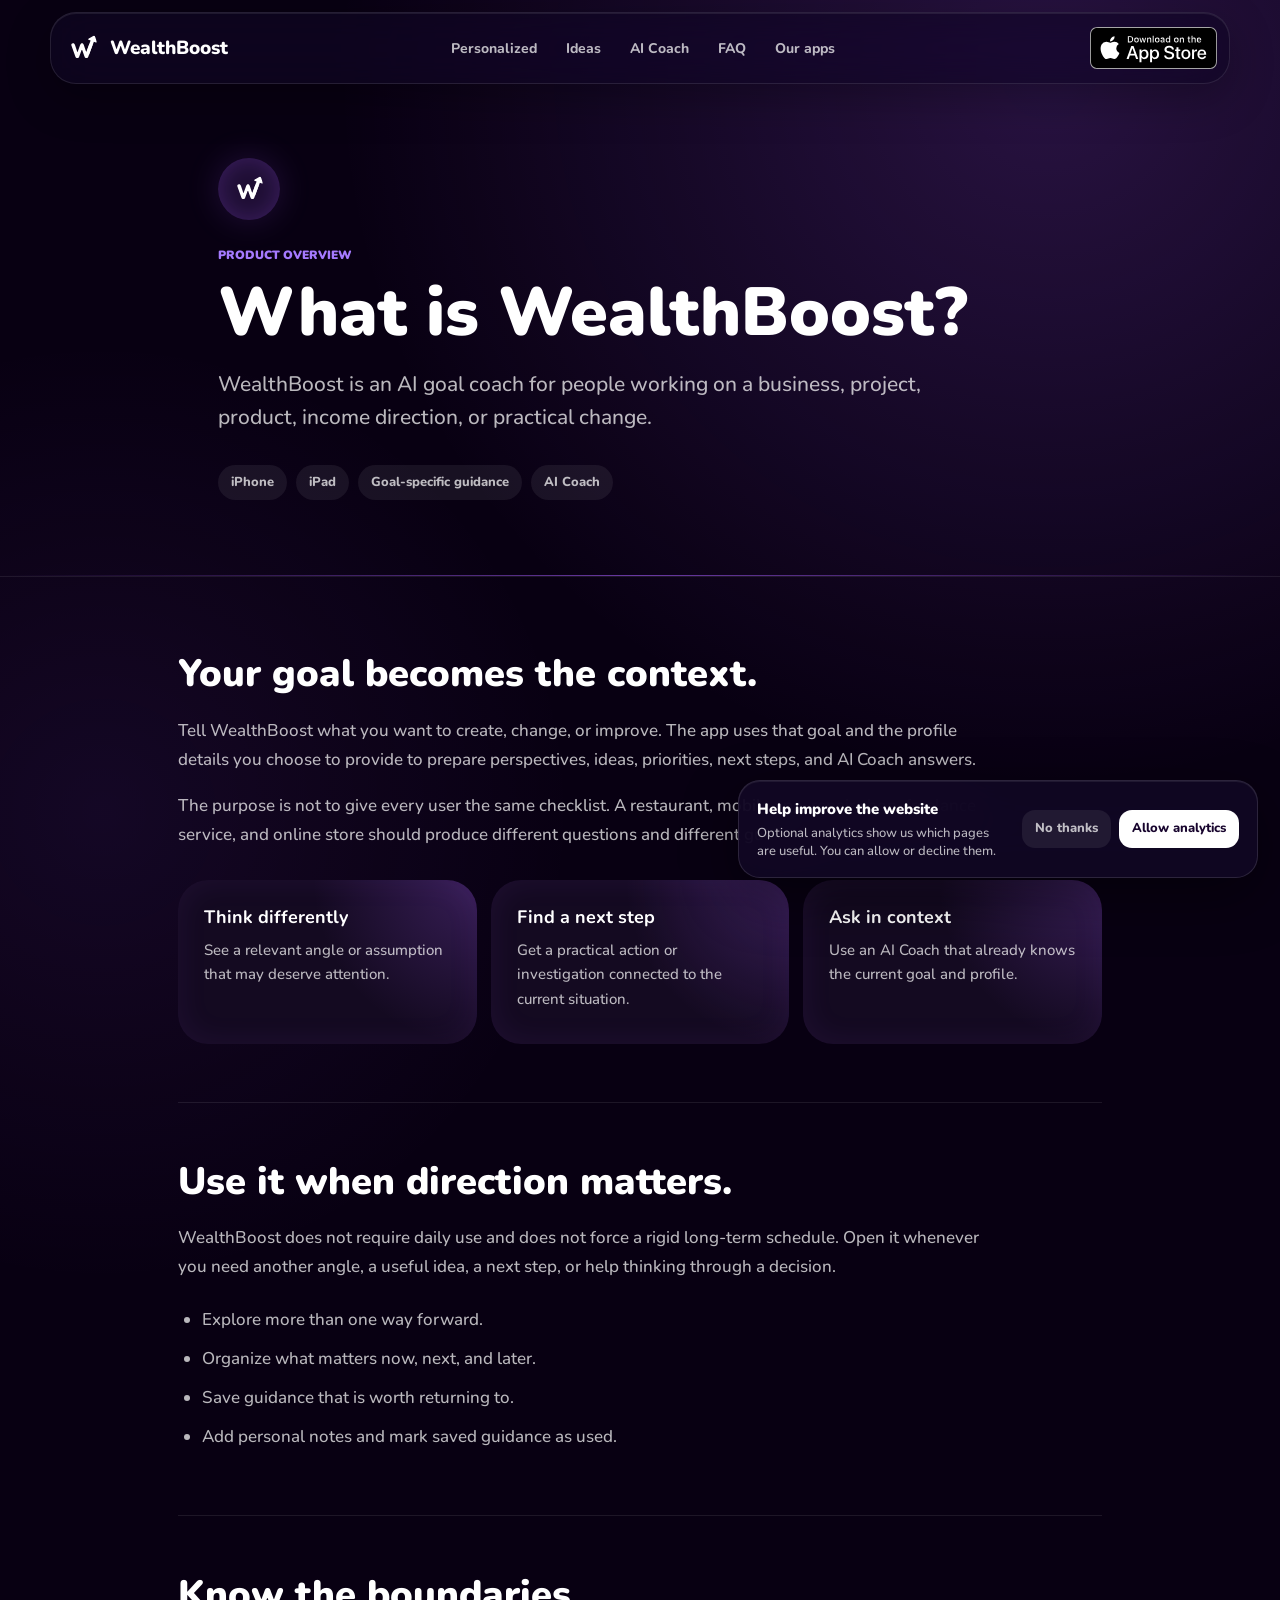
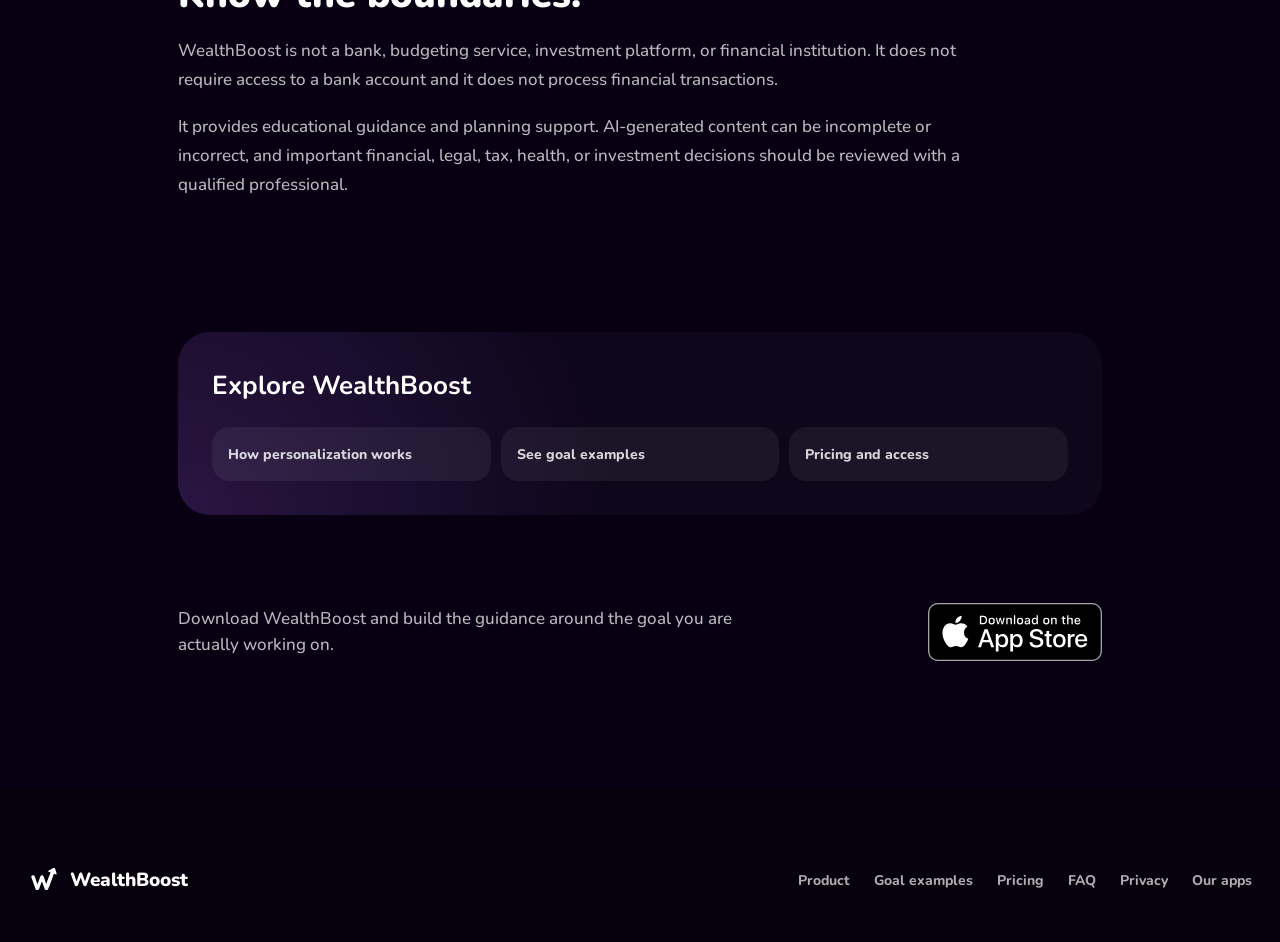
<file: what-is-wealthboost.html>
<!doctype html>
<html lang="en">
<head>
  <meta charset="utf-8">
  <meta name="viewport" content="width=device-width, initial-scale=1">
  <meta name="theme-color" content="#0b0218">
  <meta name="color-scheme" content="dark">
  <title>What Is WealthBoost? | AI Goal Coach for iPhone and iPad</title>
  <meta name="description" content="WealthBoost is an AI goal coach that turns a business, project, product, or practical goal into tailored perspectives, ideas, and useful next steps.">
  <meta name="author" content="WealthBoost">
  <meta name="robots" content="index,follow,max-image-preview:large">
  <link rel="canonical" href="https://wealthboost.app/what-is-wealthboost">
  <link rel="alternate" type="text/markdown" href="https://wealthboost.app/product.md" title="What WealthBoost is in Markdown">
  <meta property="og:type" content="article">
  <meta property="og:url" content="https://wealthboost.app/what-is-wealthboost">
  <meta property="og:site_name" content="WealthBoost">
  <meta property="og:title" content="What is WealthBoost?">
  <meta property="og:description" content="An AI goal coach for useful perspectives, ideas, next steps, and contextual answers.">
  <meta property="og:image" content="https://wealthboost.app/assets/social-preview.png">
  <link rel="icon" href="assets/app-icon.png" type="image/png">
  <link rel="apple-touch-icon" href="assets/app-icon.png">
  <script>document.documentElement.classList.add("js");</script>
  <link rel="stylesheet" href="styles.css?v=22">
  <script type="application/ld+json">
    {"@context":"https://schema.org","@graph":[{"@type":"WebPage","@id":"https://wealthboost.app/what-is-wealthboost#webpage","url":"https://wealthboost.app/what-is-wealthboost","name":"What Is WealthBoost?","description":"WealthBoost is an AI goal coach for iPhone and iPad.","isPartOf":{"@id":"https://wealthboost.app/#website"},"about":{"@id":"https://wealthboost.app/#app"},"inLanguage":"en-US","dateModified":"2026-08-17"},{"@type":"BreadcrumbList","itemListElement":[{"@type":"ListItem","position":1,"name":"WealthBoost","item":"https://wealthboost.app/"},{"@type":"ListItem","position":2,"name":"What is WealthBoost?","item":"https://wealthboost.app/what-is-wealthboost"}]}]}
  </script>
</head>
<body>
  <a class="skip-link" href="#main-content">Skip to content</a>
  <header class="site-header" data-site-header>
    <div class="header-inner">
      <a class="brand" href="/" aria-label="WealthBoost home"><img class="brand-mark" src="assets/wealthboost-mark.svg" alt=""><span>WealthBoost</span></a>
      <nav class="desktop-nav" aria-label="Primary navigation"><a href="personalized-guidance">Personalized</a><a href="ideas-and-next-steps">Ideas</a><a href="ai-coach">AI Coach</a><a href="faq">FAQ</a><a class="header-apps-button apps-link" href="https://paulcrp.com" target="_blank" rel="noopener noreferrer">Our apps</a></nav>
      <a class="header-download download-link" href="https://apps.apple.com/app/id6756603789" target="_blank" rel="noopener noreferrer" aria-label="Download WealthBoost on the App Store"><img src="assets/app-store-badge.svg" alt="Download on the App Store"></a>
      <button class="menu-button" type="button" aria-label="Open navigation" aria-controls="mobile-navigation" aria-expanded="false" data-menu-button><span></span><span></span></button>
    </div>
    <nav class="mobile-nav" id="mobile-navigation" aria-label="Mobile navigation" data-mobile-nav><a href="personalized-guidance">Personalized</a><a href="ideas-and-next-steps">Ideas</a><a href="ai-coach">AI Coach</a><a href="faq">FAQ</a><a class="mobile-download download-link" href="https://apps.apple.com/app/id6756603789" target="_blank" rel="noopener noreferrer">Download WealthBoost</a></nav>
  </header>
  <main class="resource-main resource-accent-purple" id="main-content">
    <section class="resource-hero">
      <div class="section-shell resource-hero-inner">
        <span class="resource-mark"><img src="assets/wealthboost-mark.svg" alt=""></span>
        <p class="eyebrow">PRODUCT OVERVIEW</p>
        <h1>What is WealthBoost?</h1>
        <p class="resource-lead">WealthBoost is an AI goal coach for people working on a business, project, product, income direction, or practical change.</p>
        <div class="resource-tags"><span>iPhone</span><span>iPad</span><span>Goal-specific guidance</span><span>AI Coach</span></div>
      </div>
    </section>
    <article class="section-shell resource-article">
      <section class="resource-section">
        <h2>Your goal becomes the context.</h2>
        <p>Tell WealthBoost what you want to create, change, or improve. The app uses that goal and the profile details you choose to provide to prepare perspectives, ideas, priorities, next steps, and AI Coach answers.</p>
        <p>The purpose is not to give every user the same checklist. A restaurant, mobile app, repair shop, freelance service, and online store should produce different questions and different guidance.</p>
        <div class="resource-facts">
          <div class="resource-fact"><strong>Think differently</strong><span>See a relevant angle or assumption that may deserve attention.</span></div>
          <div class="resource-fact"><strong>Find a next step</strong><span>Get a practical action or investigation connected to the current situation.</span></div>
          <div class="resource-fact"><strong>Ask in context</strong><span>Use an AI Coach that already knows the current goal and profile.</span></div>
        </div>
      </section>
      <section class="resource-section">
        <h2>Use it when direction matters.</h2>
        <p>WealthBoost does not require daily use and does not force a rigid long-term schedule. Open it whenever you need another angle, a useful idea, a next step, or help thinking through a decision.</p>
        <ul><li>Explore more than one way forward.</li><li>Organize what matters now, next, and later.</li><li>Save guidance that is worth returning to.</li><li>Add personal notes and mark saved guidance as used.</li></ul>
      </section>
      <section class="resource-section">
        <h2>Know the boundaries.</h2>
        <p>WealthBoost is not a bank, budgeting service, investment platform, or financial institution. It does not require access to a bank account and it does not process financial transactions.</p>
        <p>It provides educational guidance and planning support. AI-generated content can be incomplete or incorrect, and important financial, legal, tax, health, or investment decisions should be reviewed with a qualified professional.</p>
      </section>
      <nav class="resource-related" aria-label="Related WealthBoost pages">
        <h2>Explore WealthBoost</h2>
        <div class="resource-related-links"><a href="personalized-guidance">How personalization works</a><a href="goal-examples">See goal examples</a><a href="pricing">Pricing and access</a></div>
      </nav>
      <div class="resource-cta-row"><p>Download WealthBoost and build the guidance around the goal you are actually working on.</p><a class="app-store-badge download-link" href="https://apps.apple.com/app/id6756603789" target="_blank" rel="noopener noreferrer"><img src="assets/app-store-badge.svg" alt="Download on the App Store" width="120" height="40"></a></div>
    </article>
  </main>
  <footer class="site-footer"><div class="resource-footer-inner"><a class="brand footer-brand" href="/"><img class="brand-mark" src="assets/wealthboost-mark.svg" alt=""><span>WealthBoost</span></a><nav class="resource-footer-nav" aria-label="Footer navigation"><a href="what-is-wealthboost">Product</a><a href="goal-examples">Goal examples</a><a href="pricing">Pricing</a><a href="faq">FAQ</a><a href="privacy_policy">Privacy</a><a href="https://paulcrp.com" target="_blank" rel="noopener noreferrer">Our apps</a></nav></div></footer>
  <aside class="consent-banner" aria-label="Analytics choices" aria-live="polite" hidden data-consent-banner><div class="consent-copy"><strong>Help improve the website</strong><p>Optional analytics show us which pages are useful. You can allow or decline them.</p></div><div class="consent-actions"><button class="consent-button consent-decline" type="button" data-consent-decline>No thanks</button><button class="consent-button consent-accept" type="button" data-consent-accept>Allow analytics</button></div></aside>
  <script defer src="https://static.cloudflareinsights.com/beacon.min.js" data-cf-beacon='{"token":"0073aaca78264afb9c1e2ce316a48717"}'></script><script src="site.js" defer></script>
</body>
</html>
</file>
<file: styles.css>
@font-face {
  font-family: "WealthBoost Nunito";
  src: url("assets/fonts/Nunito-Variable.ttf") format("truetype");
  font-style: normal;
  font-weight: 200 1000;
  font-stretch: 100%;
  font-display: swap;
}

:root {
  --background: #080012;
  --background-raised: #0d031b;
  --surface: #130925;
  --surface-soft: rgba(255, 255, 255, 0.055);
  --text: #ffffff;
  --text-soft: rgba(255, 255, 255, 0.72);
  --text-faint: rgba(255, 255, 255, 0.5);
  --purple: #814cff;
  --purple-light: #a57aff;
  --green: #20d6a1;
  --cyan: #50d5fa;
  --gold: #eab63f;
  --coral: #ef6c7b;
  --header-height: 72px;
  --content-width: 1180px;
  --page-padding: 28px;
  --section-space: 132px;
  --ease-premium: cubic-bezier(0.22, 1, 0.36, 1);
}

*,
*::before,
*::after {
  box-sizing: border-box;
}

html {
  scroll-behavior: smooth;
  background: var(--background);
  color-scheme: dark;
  overflow-x: clip;
}

body {
  min-width: 320px;
  margin: 0;
  overflow-x: clip;
  background: var(--background);
  color: var(--text);
  font-family: "WealthBoost Nunito", "Nunito", "SF Pro Rounded", "SF Pro Display", -apple-system, BlinkMacSystemFont, sans-serif;
  font-optical-sizing: auto;
  font-synthesis: none;
  font-size: 16px;
  font-weight: 500;
  line-height: 1.5;
  letter-spacing: 0;
  -webkit-font-smoothing: antialiased;
  text-rendering: optimizeLegibility;
}

body.menu-open {
  overflow: hidden;
}

button,
a,
summary {
  -webkit-tap-highlight-color: transparent;
}

button,
input,
textarea,
select {
  font: inherit;
  letter-spacing: 0;
}

button {
  color: inherit;
}

a {
  color: inherit;
  text-decoration: none;
}

img {
  display: block;
  max-width: 100%;
}

p,
h1,
h2,
h3 {
  overflow-wrap: anywhere;
}

.skip-link {
  position: fixed;
  top: 10px;
  left: 10px;
  z-index: 1000;
  padding: 10px 14px;
  border-radius: 8px;
  background: #ffffff;
  color: #16072d;
  font-weight: 800;
  transform: translateY(-160%);
}

.skip-link:focus {
  transform: translateY(0);
}

.site-header {
  position: fixed;
  top: 12px;
  right: 0;
  left: 0;
  z-index: 100;
  padding: 0 var(--page-padding);
  pointer-events: none;
}

.header-inner {
  width: min(100%, var(--content-width));
  min-height: var(--header-height);
  margin: 0 auto;
  padding: 10px 12px 10px 17px;
  display: grid;
  grid-template-columns: minmax(180px, 1fr) auto minmax(180px, 1fr);
  align-items: center;
  gap: 18px;
  border: 1px solid rgba(255, 255, 255, 0.1);
  border-radius: 26px;
  background: rgba(16, 7, 33, 0.67);
  box-shadow: 0 14px 44px rgba(0, 0, 0, 0.28), inset 0 1px 0 rgba(255, 255, 255, 0.08);
  backdrop-filter: blur(24px) saturate(150%);
  -webkit-backdrop-filter: blur(24px) saturate(150%);
  pointer-events: auto;
  transition: background 240ms ease, border-color 240ms ease, transform 300ms var(--ease-premium);
}

.site-header.is-scrolled .header-inner {
  background: rgba(10, 3, 24, 0.86);
  border-color: rgba(255, 255, 255, 0.13);
}

.brand {
  min-width: 0;
  display: inline-flex;
  align-items: center;
  gap: 11px;
  width: fit-content;
  font-size: 19px;
  font-weight: 850;
  line-height: 1;
}

.brand-mark {
  width: 31px;
  height: 31px;
  object-fit: contain;
  flex: 0 0 auto;
}

.desktop-nav {
  display: flex;
  align-items: center;
  justify-content: center;
  gap: 5px;
}

.desktop-nav a {
  padding: 10px 12px;
  border-radius: 14px;
  color: rgba(255, 255, 255, 0.72);
  font-size: 14px;
  font-weight: 750;
  white-space: nowrap;
  transition: color 180ms ease, background 180ms ease;
}

.desktop-nav a:hover,
.desktop-nav a:focus-visible {
  background: rgba(255, 255, 255, 0.075);
  color: #ffffff;
}

.header-download {
  justify-self: end;
  border-radius: 9px;
  transition: transform 200ms var(--ease-premium), filter 200ms ease;
}

.header-download:hover,
.header-download:focus-visible {
  transform: translateY(-1px);
  filter: brightness(1.08);
}

.header-download img {
  width: 127px;
  height: auto;
}

.menu-button {
  display: none;
  width: 44px;
  height: 44px;
  padding: 0;
  border: 0;
  border-radius: 50%;
  background: rgba(255, 255, 255, 0.08);
  cursor: pointer;
}

.menu-button span {
  position: absolute;
  width: 17px;
  height: 2px;
  border-radius: 999px;
  background: #ffffff;
  transition: transform 240ms var(--ease-premium);
}

.menu-button span:first-child {
  transform: translateY(-4px);
}

.menu-button span:last-child {
  transform: translateY(4px);
}

.menu-button[aria-expanded="true"] span:first-child {
  transform: rotate(45deg);
}

.menu-button[aria-expanded="true"] span:last-child {
  transform: rotate(-45deg);
}

.mobile-nav {
  display: none;
}

.consent-banner {
  position: fixed;
  right: 22px;
  bottom: 22px;
  z-index: 200;
  width: min(520px, calc(100vw - 44px));
  padding: 17px 18px;
  display: grid;
  grid-template-columns: minmax(0, 1fr) auto;
  align-items: center;
  gap: 20px;
  border: 1px solid rgba(255, 255, 255, 0.12);
  border-radius: 22px;
  background: rgba(17, 7, 35, 0.92);
  box-shadow: 0 18px 55px rgba(0, 0, 0, 0.42), inset 0 1px 0 rgba(255, 255, 255, 0.07);
  backdrop-filter: blur(26px) saturate(150%);
  -webkit-backdrop-filter: blur(26px) saturate(150%);
}

.consent-banner[hidden] {
  display: none;
}

.consent-copy strong {
  display: block;
  margin-bottom: 3px;
  font-size: 15px;
  font-weight: 850;
}

.consent-copy p {
  margin: 0;
  color: var(--text-soft);
  font-size: 13px;
  line-height: 1.4;
}

.consent-actions {
  display: flex;
  align-items: center;
  gap: 8px;
}

.consent-button {
  min-height: 38px;
  padding: 0 13px;
  border: 0;
  border-radius: 13px;
  cursor: pointer;
  font-size: 13px;
  font-weight: 800;
  white-space: nowrap;
  transition: transform 180ms var(--ease-premium), background 180ms ease;
}

.consent-button:hover,
.consent-button:focus-visible {
  transform: translateY(-1px);
}

.consent-decline {
  background: rgba(255, 255, 255, 0.075);
  color: var(--text-soft);
}

.consent-accept {
  background: #ffffff;
  color: #18052e;
}

.footer-link-button {
  width: fit-content;
  padding: 0;
  border: 0;
  background: transparent;
  color: var(--text-soft);
  cursor: pointer;
  text-align: left;
}

.footer-link-button:hover,
.footer-link-button:focus-visible {
  color: #ffffff;
}

.resource-main {
  min-height: 100vh;
  background:
    radial-gradient(circle at 82% 3%, color-mix(in srgb, var(--resource-accent, #a75cff) 20%, transparent), transparent 28%),
    radial-gradient(circle at 8% 34%, color-mix(in srgb, var(--resource-accent, #a75cff) 8%, transparent), transparent 24%),
    var(--background);
}

.resource-accent-purple { --resource-accent: #a75cff; }
.resource-accent-green { --resource-accent: #54d89a; }
.resource-accent-cyan { --resource-accent: #49c9e8; }
.resource-accent-coral { --resource-accent: #ff8279; }
.resource-accent-blue { --resource-accent: #5d8dff; }
.resource-accent-gold { --resource-accent: #f3b85c; }
.resource-accent-pink { --resource-accent: #ef74bf; }
.resource-accent-orange { --resource-accent: #ef8a48; }

.resource-hero {
  position: relative;
  overflow: hidden;
  padding: 158px 0 76px;
  border-bottom: 1px solid rgba(255, 255, 255, 0.08);
}

.resource-hero::after {
  content: "";
  position: absolute;
  inset: auto 0 0;
  height: 1px;
  background: linear-gradient(90deg, transparent, color-mix(in srgb, var(--resource-accent) 60%, transparent), transparent);
}

.resource-hero-inner {
  max-width: 900px;
}

.resource-mark {
  display: grid;
  place-items: center;
  width: 62px;
  height: 62px;
  margin-bottom: 28px;
  border-radius: 50%;
  background: color-mix(in srgb, var(--resource-accent) 14%, rgba(8, 2, 18, 0.88));
  box-shadow: inset 0 0 24px color-mix(in srgb, var(--resource-accent) 22%, transparent), 0 0 34px color-mix(in srgb, var(--resource-accent) 16%, transparent);
}

.resource-mark img {
  width: 31px;
  height: 31px;
  object-fit: contain;
  filter: brightness(0) invert(1);
}

.resource-hero h1 {
  max-width: 820px;
  margin: 10px 0 20px;
  font-size: clamp(42px, 5.4vw, 68px);
  font-weight: 900;
  line-height: 1.04;
}

.resource-lead {
  max-width: 780px;
  margin: 0;
  color: var(--text-soft);
  font-size: 21px;
  line-height: 1.58;
}

.resource-tags {
  display: flex;
  flex-wrap: wrap;
  gap: 9px;
  margin-top: 30px;
}

.resource-tags span {
  padding: 8px 13px;
  border-radius: 999px;
  background: rgba(255, 255, 255, 0.065);
  color: rgba(255, 255, 255, 0.72);
  font-size: 13px;
  font-weight: 800;
}

.resource-article {
  max-width: 980px;
  padding-top: 76px;
  padding-bottom: 128px;
}

.resource-section {
  padding-bottom: 58px;
  margin-bottom: 58px;
  border-bottom: 1px solid rgba(255, 255, 255, 0.085);
}

.resource-section:last-of-type {
  border-bottom: 0;
}

.resource-section h2 {
  max-width: 760px;
  margin: 0 0 20px;
  font-size: 38px;
  font-weight: 880;
  line-height: 1.12;
}

.resource-section h3 {
  margin: 30px 0 10px;
  font-size: 21px;
  font-weight: 850;
}

.resource-section p,
.resource-section li {
  color: var(--text-soft);
  font-size: 17px;
  line-height: 1.72;
}

.resource-section p {
  max-width: 820px;
  margin: 0 0 17px;
}

.resource-section ul,
.resource-section ol {
  max-width: 820px;
  margin: 18px 0 0;
  padding-left: 24px;
}

.resource-section li {
  padding: 5px 0;
}

.resource-facts {
  display: grid;
  grid-template-columns: repeat(3, minmax(0, 1fr));
  gap: 14px;
  margin-top: 30px;
}

.resource-fact {
  min-height: 164px;
  padding: 26px;
  border-radius: 30px;
  background:
    radial-gradient(circle at 100% 0%, color-mix(in srgb, var(--resource-accent) 24%, transparent), transparent 48%),
    color-mix(in srgb, var(--resource-accent) 7%, #090410);
  box-shadow: inset 0 0 32px color-mix(in srgb, var(--resource-accent) 8%, transparent);
}

.resource-fact strong {
  display: block;
  margin-bottom: 10px;
  color: #ffffff;
  font-size: 18px;
  line-height: 1.25;
}

.resource-fact span {
  color: var(--text-soft);
  font-size: 15px;
  line-height: 1.55;
}

.resource-note {
  margin-top: 28px;
  padding: 24px 26px;
  border-radius: 24px;
  background: color-mix(in srgb, var(--resource-accent) 8%, rgba(255, 255, 255, 0.035));
  color: var(--text-soft);
  font-size: 15px;
  line-height: 1.6;
}

.resource-related {
  padding: 34px;
  border-radius: 32px;
  background:
    radial-gradient(circle at 0% 100%, color-mix(in srgb, var(--resource-accent) 18%, transparent), transparent 46%),
    rgba(18, 8, 30, 0.76);
}

.resource-related h2 {
  margin: 0 0 22px;
  font-size: 26px;
}

.resource-related-links {
  display: grid;
  grid-template-columns: repeat(3, minmax(0, 1fr));
  gap: 10px;
}

.resource-related a {
  display: flex;
  align-items: center;
  min-height: 54px;
  padding: 13px 16px;
  border-radius: 18px;
  background: rgba(255, 255, 255, 0.06);
  color: rgba(255, 255, 255, 0.82);
  font-size: 14px;
  font-weight: 800;
  transition: transform 180ms var(--ease-premium), background 180ms ease;
}

.resource-related a:hover,
.resource-related a:focus-visible {
  transform: translateY(-2px);
  background: rgba(255, 255, 255, 0.11);
}

.resource-cta-row {
  display: flex;
  align-items: center;
  justify-content: space-between;
  gap: 26px;
  margin-top: 56px;
  padding: 32px 0 0;
}

.resource-cta-row p {
  max-width: 560px;
  margin: 0;
  color: var(--text-soft);
  font-size: 17px;
  line-height: 1.55;
}

.resource-footer-inner {
  display: flex;
  align-items: center;
  justify-content: space-between;
  gap: 28px;
}

.resource-footer-nav {
  display: flex;
  flex-wrap: wrap;
  justify-content: flex-end;
  gap: 12px 24px;
}

.resource-footer-nav a {
  color: rgba(255, 255, 255, 0.68);
  font-size: 14px;
  font-weight: 750;
}

.resource-footer-nav a:hover,
.resource-footer-nav a:focus-visible {
  color: #ffffff;
}

.discovery-section {
  padding: 112px 0 126px;
  background:
    radial-gradient(circle at 78% 18%, rgba(124, 73, 255, 0.12), transparent 30%),
    #080211;
}

.discovery-grid {
  display: grid;
  grid-template-columns: repeat(4, minmax(0, 1fr));
  gap: 12px;
}

.discovery-grid a {
  display: flex;
  min-height: 150px;
  flex-direction: column;
  justify-content: space-between;
  gap: 26px;
  padding: 24px;
  border-radius: 30px;
  background:
    radial-gradient(circle at 100% 0%, rgba(158, 94, 255, 0.15), transparent 48%),
    rgba(255, 255, 255, 0.045);
  box-shadow: inset 0 0 28px rgba(151, 88, 255, 0.05);
  transition: transform 220ms var(--ease-premium), background 180ms ease;
}

.discovery-grid a:hover,
.discovery-grid a:focus-visible {
  transform: translateY(-3px);
  background:
    radial-gradient(circle at 100% 0%, rgba(158, 94, 255, 0.22), transparent 50%),
    rgba(255, 255, 255, 0.07);
}

.discovery-grid strong {
  color: #ffffff;
  font-size: 17px;
  line-height: 1.25;
}

.discovery-grid span {
  color: var(--text-soft);
  font-size: 14px;
  line-height: 1.5;
}

.faq-more-link {
  display: inline-flex;
  align-items: center;
  gap: 9px;
  margin-top: 28px;
  color: rgba(255, 255, 255, 0.76);
  font-size: 15px;
  font-weight: 800;
}

.faq-more-link:hover,
.faq-more-link:focus-visible {
  color: #ffffff;
}

@media (max-width: 820px) {
  .resource-hero {
    padding: 136px 0 60px;
  }

  .resource-hero h1 {
    font-size: clamp(39px, 11vw, 56px);
  }

  .resource-lead {
    font-size: 18px;
  }

  .resource-article {
    padding-top: 56px;
    padding-bottom: 96px;
  }

  .resource-facts,
  .resource-related-links {
    grid-template-columns: 1fr;
  }

  .resource-fact {
    min-height: 0;
  }

  .resource-cta-row,
  .resource-footer-inner {
    align-items: flex-start;
    flex-direction: column;
  }

  .resource-footer-nav {
    justify-content: flex-start;
  }
}

@media (max-width: 520px) {
  .resource-section h2 {
    font-size: 32px;
  }

  .resource-section p,
  .resource-section li {
    font-size: 16px;
  }

  .resource-related {
    padding: 26px;
    border-radius: 28px;
  }
}

.legal-main {
  min-height: 100vh;
  background:
    radial-gradient(circle at 76% 5%, rgba(129, 76, 255, 0.17), transparent 30%),
    var(--background);
}

.legal-hero {
  padding: 164px 0 82px;
  border-bottom: 1px solid rgba(255, 255, 255, 0.08);
}

.legal-hero-inner {
  display: flex;
  align-items: end;
  justify-content: space-between;
  gap: 48px;
}

.legal-hero h1 {
  margin: 8px 0 16px;
  font-size: 38px;
  font-weight: 900;
  line-height: 1.08;
}

.legal-intro {
  max-width: 680px;
  margin: 0;
  color: var(--text-soft);
  font-size: 19px;
  line-height: 1.5;
}

.legal-date {
  flex: 0 0 auto;
  margin: 0;
  color: var(--text-faint);
  font-size: 14px;
  line-height: 1.55;
  text-align: right;
}

.legal-date strong {
  color: var(--text-soft);
  font-size: 16px;
}

.legal-layout {
  display: grid;
  grid-template-columns: 220px minmax(0, 760px);
  justify-content: space-between;
  gap: 80px;
  padding-top: 80px;
  padding-bottom: 130px;
}

.legal-toc {
  position: sticky;
  top: 118px;
  align-self: start;
  display: grid;
  gap: 10px;
}

.legal-toc p {
  margin: 0 0 6px;
  color: #ffffff;
  font-size: 13px;
  font-weight: 850;
  text-transform: uppercase;
}

.legal-toc a {
  width: fit-content;
  color: var(--text-faint);
  font-size: 14px;
  font-weight: 700;
  transition: color 180ms ease;
}

.legal-toc a:hover,
.legal-toc a:focus-visible {
  color: #ffffff;
}

.legal-content > section {
  scroll-margin-top: 118px;
  padding: 0 0 52px;
  margin: 0 0 52px;
  border-bottom: 1px solid rgba(255, 255, 255, 0.09);
}

.legal-content > section:last-child {
  margin-bottom: 0;
}

.legal-content h2 {
  margin: 0 0 22px;
  font-size: 38px;
  font-weight: 880;
  line-height: 1.12;
}

.legal-content h3 {
  margin: 28px 0 8px;
  font-size: 19px;
  font-weight: 850;
}

.legal-content p,
.legal-content li {
  color: var(--text-soft);
  font-size: 17px;
  line-height: 1.72;
}

.legal-content p {
  margin: 0 0 17px;
}

.legal-content ul {
  margin: 10px 0 20px;
  padding: 0;
  list-style: none;
}

.legal-content li {
  position: relative;
  padding: 7px 0 7px 25px;
}

.legal-content li::before {
  content: "";
  position: absolute;
  top: 19px;
  left: 3px;
  width: 7px;
  height: 7px;
  border-radius: 50%;
  background: var(--purple-light);
  box-shadow: 0 0 13px rgba(165, 122, 255, 0.7);
}

.legal-content strong {
  color: rgba(255, 255, 255, 0.93);
  font-weight: 800;
}

.legal-content a {
  color: #c5aaff;
  text-decoration: underline;
  text-decoration-color: rgba(197, 170, 255, 0.35);
  text-underline-offset: 3px;
}

.legal-contact {
  padding: 38px !important;
  border: 1px solid rgba(169, 121, 255, 0.26) !important;
  border-radius: 32px;
  background:
    radial-gradient(circle at 100% 0%, rgba(154, 92, 255, 0.22), transparent 45%),
    rgba(26, 10, 46, 0.72);
}

.legal-contact h2 {
  margin-top: 8px;
}

@media (max-width: 780px) {
  .legal-hero {
    padding: 138px 0 60px;
  }

  .legal-hero-inner {
    align-items: start;
    flex-direction: column;
    gap: 26px;
  }

  .legal-date {
    text-align: left;
  }

  .legal-layout {
    grid-template-columns: 1fr;
    gap: 55px;
    padding-top: 50px;
    padding-bottom: 90px;
  }

  .legal-toc {
    position: static;
    grid-template-columns: repeat(2, minmax(0, 1fr));
    padding-bottom: 28px;
    border-bottom: 1px solid rgba(255, 255, 255, 0.09);
  }

  .legal-toc p {
    grid-column: 1 / -1;
  }

  .legal-content > section {
    padding-bottom: 42px;
    margin-bottom: 42px;
  }

  .legal-content p,
  .legal-content li {
    font-size: 16px;
  }

  .legal-contact {
    padding: 28px !important;
    border-radius: 28px;
  }
}

.hero {
  position: relative;
  isolation: isolate;
  height: 100svh;
  min-height: 680px;
  max-height: none;
  overflow: hidden;
  display: grid;
  place-items: center;
  background: #080012;
}

.hero-product {
  position: absolute;
  inset: 0;
  z-index: -3;
  display: flex;
  align-items: flex-end;
  justify-content: center;
  gap: 22px;
  overflow: hidden;
  opacity: 0.72;
}

.hero-phone {
  flex: 0 0 auto;
  width: 340px;
  aspect-ratio: 1206 / 2622;
  overflow: hidden;
  border: 6px solid rgba(229, 226, 236, 0.72);
  border-bottom: 0;
  border-radius: 60px 60px 0 0;
  background: #040008;
  box-shadow: 0 0 70px rgba(129, 76, 255, 0.24), 0 30px 80px rgba(0, 0, 0, 0.64);
}

.hero-phone img,
.device img {
  width: 100%;
  height: 100%;
  object-fit: cover;
}

.hero-phone-center {
  width: 400px;
  transform: translateY(38%);
  z-index: 2;
  border-color: rgba(246, 244, 250, 0.88);
}

.hero-phone-left {
  transform: translateY(49%) rotate(-5deg);
  transform-origin: bottom right;
}

.hero-phone-right {
  transform: translateY(49%) rotate(5deg);
  transform-origin: bottom left;
}

.hero-shade {
  position: absolute;
  inset: 0;
  z-index: -2;
  background: rgba(6, 0, 15, 0.8);
}

.hero-content {
  width: min(100%, 860px);
  margin: 0 auto;
  padding: 104px var(--page-padding) 78px;
  text-align: center;
}

.hero-brand-lockup {
  display: flex;
  flex-direction: column;
  align-items: center;
  justify-content: center;
  gap: 8px;
  margin-bottom: 23px;
}

.hero-brand-mark-wrap {
  position: relative;
  isolation: isolate;
  width: 104px;
  height: 104px;
  display: grid;
  place-items: center;
}

.hero-brand-mark-wrap::before {
  content: "";
  position: absolute;
  z-index: -1;
  width: 142px;
  height: 142px;
  border-radius: 50%;
  background: radial-gradient(circle, rgba(150, 94, 255, 0.52) 0%, rgba(129, 76, 255, 0.24) 38%, rgba(129, 76, 255, 0) 72%);
  filter: blur(10px);
  opacity: 0.62;
  animation: hero-logo-pulse 4.8s ease-in-out infinite;
}

.hero-brand-lockup img {
  position: relative;
  width: 96px;
  height: 96px;
  object-fit: contain;
  filter: drop-shadow(0 0 12px rgba(169, 121, 255, 0.28));
}

.hero-statement {
  margin: 0 0 18px;
  font-size: 50px;
  font-weight: 900;
  line-height: 1.04;
  letter-spacing: 0;
}

.hero-copy {
  max-width: 720px;
  margin: 0 auto;
  color: rgba(255, 255, 255, 0.82);
  font-size: 21px;
  font-weight: 600;
  line-height: 1.5;
}

.hero-actions {
  display: flex;
  flex-direction: column;
  align-items: center;
  justify-content: center;
  gap: 17px;
  margin-top: 44px;
  transform: translateY(12px);
}

.hero-discover-link {
  position: relative;
  top: 34px;
  color: rgba(255, 255, 255, 0.9);
  font-size: 17px;
  font-weight: 800;
  transition: color 200ms ease, transform 200ms var(--ease-premium);
}

.hero-discover-link:hover,
.hero-discover-link:focus-visible {
  color: #ffffff;
  transform: translateY(-1px);
}

.app-store-badge {
  display: inline-block;
  flex: 0 0 auto;
  border-radius: 12px;
  transition: transform 220ms var(--ease-premium), filter 220ms ease;
}

.app-store-badge:hover,
.app-store-badge:focus-visible {
  transform: translateY(-2px) scale(1.015);
  filter: brightness(1.08);
}

.app-store-badge img {
  width: 174px;
  height: auto;
}

.hero-actions .app-store-badge img {
  width: 148px;
}

.secondary-link,
.text-cta {
  display: inline-flex;
  align-items: center;
  gap: 8px;
  font-size: 16px;
  font-weight: 850;
  color: #ffffff;
}

.secondary-link span,
.text-cta span {
  transition: transform 180ms var(--ease-premium);
}

.secondary-link:hover span,
.secondary-link:focus-visible span {
  transform: translateY(3px);
}

.hero-scroll-cue {
  width: 44px;
  height: 34px;
  display: grid;
  place-items: center;
  font-size: 29px;
  font-weight: 650;
  line-height: 1;
  color: rgba(255, 255, 255, 0.82);
}

.hero-scroll-cue span {
  display: block;
  animation: hero-scroll-pulse 2.8s ease-in-out infinite;
}

.hero-scroll-cue:hover span,
.hero-scroll-cue:focus-visible span {
  transform: none;
}

@keyframes hero-logo-pulse {
  0%, 100% {
    opacity: 0.48;
    transform: scale(0.90);
  }
  50% {
    opacity: 0.82;
    transform: scale(1.08);
  }
}

@keyframes hero-scroll-pulse {
  0%, 100% {
    opacity: 0.52;
    transform: translateY(-2px) scale(0.88);
  }
  50% {
    opacity: 1;
    transform: translateY(3px) scale(1.12);
  }
}

.text-cta:hover span,
.text-cta:focus-visible span {
  transform: translateX(4px);
}

.hero-note {
  margin: 17px 0 0;
  color: rgba(255, 255, 255, 0.58);
  font-size: 13px;
  font-weight: 650;
}

.section-shell,
.header-inner,
.footer-inner {
  width: min(100%, var(--content-width));
  margin-right: auto;
  margin-left: auto;
}

.section-shell {
  padding-right: var(--page-padding);
  padding-left: var(--page-padding);
}

.goal-cloud-section,
.personalized-section,
.inside-section,
.saved-section,
.how-section,
.trust-section,
.faq-section {
  position: relative;
  padding-top: var(--section-space);
  padding-bottom: var(--section-space);
}

.goal-cloud-section {
  scroll-margin-top: 20px;
  padding-top: 92px;
  background: #0d031b;
}

.personalized-section,
.how-section,
.faq-section {
  background: var(--background);
}

.inside-section,
.trust-section {
  background: #0b0218;
}

.saved-section {
  overflow: hidden;
  background: #110625;
}

.section-heading {
  max-width: 760px;
  margin-bottom: 52px;
}

.section-heading-centered {
  margin-right: auto;
  margin-left: auto;
  text-align: center;
}

.eyebrow {
  margin: 0 0 14px;
  color: var(--purple-light);
  font-size: 12px;
  font-weight: 950;
  line-height: 1.3;
  letter-spacing: 0;
}

.section-heading h2,
.saved-copy h2,
.trust-heading h2,
.final-cta h2 {
  margin: 0;
  font-size: 38px;
  font-weight: 900;
  line-height: 1.08;
  letter-spacing: 0;
}

.section-heading > p:last-child,
.saved-copy > p,
.final-cta p {
  max-width: 680px;
  margin: 19px 0 0;
  color: var(--text-soft);
  font-size: 19px;
  font-weight: 600;
  line-height: 1.55;
}

.section-heading-centered > p:last-child {
  margin-right: auto;
  margin-left: auto;
}

.goal-cloud-shell {
  max-width: 1040px;
}

.goal-cloud {
  display: flex;
  flex-direction: column;
  gap: 0;
  padding: 32px 0;
}

.goal-bubble + .goal-bubble {
  margin-top: -3px;
}

.goal-bubble {
  --bubble-rgb: 129, 76, 255;
  --bubble-core: #170929;
  --bubble-rotate: 0deg;
  position: relative;
  isolation: isolate;
  width: 50%;
  min-height: 86px;
  padding: 18px 24px;
  border: 0;
  border-radius: 43px;
  overflow: hidden;
  background:
    radial-gradient(ellipse 74% 68% at 50% 54%, rgba(2, 1, 6, 0.76) 0%, rgba(2, 1, 6, 0.62) 54%, rgba(2, 1, 6, 0) 88%),
    radial-gradient(ellipse 56% 52% at 50% -10%, rgba(var(--bubble-rgb), 0.70) 0%, rgba(var(--bubble-rgb), 0.17) 48%, rgba(var(--bubble-rgb), 0) 76%),
    radial-gradient(ellipse 27% 96% at -5% 52%, rgba(var(--bubble-rgb), 0.60) 0%, rgba(var(--bubble-rgb), 0.13) 50%, rgba(var(--bubble-rgb), 0) 80%),
    radial-gradient(ellipse 27% 96% at 105% 58%, rgba(var(--bubble-rgb), 0.54) 0%, rgba(var(--bubble-rgb), 0.12) 50%, rgba(var(--bubble-rgb), 0) 80%),
    radial-gradient(ellipse 58% 36% at 50% 106%, rgba(var(--bubble-rgb), 0.48) 0%, rgba(var(--bubble-rgb), 0.10) 54%, rgba(var(--bubble-rgb), 0) 80%),
    var(--bubble-core);
  color: #ffffff;
  font-size: 22px;
  font-weight: 850;
  line-height: 1.25;
  text-align: center;
  cursor: pointer;
  text-shadow: 0 1px 14px rgba(0, 0, 0, 0.46);
  box-shadow:
    inset 0 0 28px rgba(var(--bubble-rgb), 0.16),
    inset 0 0 2px rgba(255, 255, 255, 0.16),
    0 18px 42px rgba(0, 0, 0, 0.24);
  transform: rotate(var(--bubble-rotate));
  transition: transform 260ms var(--ease-premium), filter 220ms ease;
}

.goal-bubble:hover,
.goal-bubble:focus-visible {
  z-index: 3;
  transform: translateY(-5px) scale(1.015) rotate(var(--bubble-rotate));
  filter: brightness(1.11);
}

.goal-bubble-purple {
  --bubble-rgb: 142, 88, 255;
  --bubble-core: #170829;
  --bubble-rotate: -2.4deg;
  width: 45%;
  align-self: flex-start;
  margin-left: 4%;
}

.goal-bubble-green {
  --bubble-rgb: 38, 216, 160;
  --bubble-core: #061d18;
  --bubble-rotate: 1.3deg;
  width: 43%;
  align-self: flex-end;
  margin-right: 5%;
}

.goal-bubble-cyan {
  --bubble-rgb: 80, 213, 250;
  --bubble-core: #061923;
  --bubble-rotate: -0.5deg;
  width: 54%;
  align-self: flex-start;
  min-height: 96px;
  margin-left: 1%;
}

.goal-bubble-gold {
  --bubble-rgb: 234, 182, 63;
  --bubble-core: #211606;
  --bubble-rotate: 2.8deg;
  width: 44%;
  align-self: flex-end;
  margin-right: 8%;
}

.goal-bubble-coral {
  --bubble-rgb: 239, 108, 123;
  --bubble-core: #260b15;
  --bubble-rotate: -1.6deg;
  width: 50%;
  align-self: flex-start;
  min-height: 94px;
  margin-left: 6%;
}

.goal-bubble-orange {
  --bubble-rgb: 242, 135, 64;
  --bubble-core: #251006;
  --bubble-rotate: 0.6deg;
  width: 48%;
  align-self: flex-end;
  margin-right: 2%;
}

.goal-bubble-blue {
  --bubble-rgb: 96, 137, 255;
  --bubble-core: #07112a;
  --bubble-rotate: -3.1deg;
  width: 46%;
  align-self: flex-start;
  margin-left: 10%;
}

.goal-bubble-pink {
  --bubble-rgb: 224, 92, 181;
  --bubble-core: #23091d;
  --bubble-rotate: 2deg;
  width: 52%;
  align-self: flex-end;
  margin-right: 5%;
}

.goal-cloud-caption {
  margin: 26px 0 0;
  color: var(--text-soft);
  font-size: 18px;
  font-weight: 700;
  text-align: center;
}

.goal-picker {
  display: flex;
  flex-wrap: wrap;
  gap: 10px;
  margin-bottom: 22px;
}

.goal-picker-button {
  min-height: 48px;
  padding: 10px 18px;
  border: 0;
  border-radius: 22px;
  background: rgba(255, 255, 255, 0.065);
  color: rgba(255, 255, 255, 0.66);
  font-size: 15px;
  font-weight: 800;
  cursor: pointer;
  box-shadow: inset 0 1px 0 rgba(255, 255, 255, 0.08);
  transition: transform 200ms var(--ease-premium), background 200ms ease, color 200ms ease;
}

.goal-picker-button:hover,
.goal-picker-button:focus-visible {
  color: #ffffff;
  transform: translateY(-1px);
}

.goal-picker-button.is-selected {
  background: rgba(129, 76, 255, 0.34);
  color: #ffffff;
  box-shadow: inset 0 0 24px rgba(165, 122, 255, 0.16), 0 9px 24px rgba(0, 0, 0, 0.2);
}

.guidance-demo {
  max-width: 950px;
  min-height: 560px;
  padding: 38px 42px 44px;
  border-radius: 48px;
  background: radial-gradient(circle at 7% 6%, rgba(132, 75, 255, 0.9), transparent 34%), radial-gradient(circle at 96% 100%, rgba(92, 44, 204, 0.67), transparent 41%), #160925;
  box-shadow: inset 0 0 74px rgba(113, 58, 238, 0.18), 0 32px 82px rgba(0, 0, 0, 0.34);
  transition: min-height 620ms var(--ease-premium), filter 240ms ease;
}

.guidance-demo.is-changing {
  filter: brightness(0.84);
}

.guidance-demo.is-changing .guidance-section,
.guidance-demo.is-changing .guidance-goal {
  opacity: 0;
  transform: translateY(8px);
}

.guidance-demo-topline {
  display: flex;
  align-items: flex-start;
  justify-content: space-between;
  gap: 20px;
  margin-bottom: 42px;
  color: var(--purple-light);
  font-size: 12px;
  font-weight: 950;
}

.guidance-goal {
  max-width: 60%;
  color: rgba(255, 255, 255, 0.62);
  font-size: 14px;
  font-weight: 800;
  text-align: right;
  transition: opacity 200ms ease, transform 300ms var(--ease-premium);
}

.guidance-section {
  display: grid;
  grid-template-columns: 50px minmax(0, 1fr);
  gap: 20px;
  transition: opacity 200ms ease, transform 300ms var(--ease-premium);
}

.guidance-section > img {
  width: 42px;
  height: 42px;
  margin-top: 3px;
  object-fit: contain;
  filter: brightness(0) invert(1);
}

.guidance-label {
  margin: 0 0 10px;
  color: var(--purple-light);
  font-size: 12px;
  font-weight: 950;
}

.guidance-section h3 {
  margin: 0 0 11px;
  font-size: 30px;
  font-weight: 900;
  line-height: 1.18;
}

.guidance-section > div > p:last-child {
  max-width: 700px;
  margin: 0;
  color: var(--text-soft);
  font-size: 19px;
  font-weight: 600;
  line-height: 1.55;
}

.guidance-divider {
  height: 1px;
  margin: 38px 0;
  background: linear-gradient(90deg, transparent, rgba(165, 122, 255, 0.46), transparent);
}

.showcase-list {
  display: grid;
  gap: 34px;
}

.showcase {
  position: relative;
  min-height: 660px;
  overflow: hidden;
  display: grid;
  grid-template-columns: minmax(0, 1fr) minmax(280px, 410px);
  align-items: center;
  gap: 54px;
  padding: 64px 76px 0;
  border-radius: 48px;
  box-shadow: inset 0 0 78px rgba(255, 255, 255, 0.035), 0 30px 74px rgba(0, 0, 0, 0.28);
}

.showcase-purple {
  background: radial-gradient(circle at 4% 6%, rgba(129, 76, 255, 0.76), transparent 35%), radial-gradient(circle at 96% 92%, rgba(99, 47, 213, 0.5), transparent 38%), #140823;
}

.showcase-green {
  grid-template-columns: minmax(280px, 410px) minmax(0, 1fr);
  background: radial-gradient(circle at 94% 8%, rgba(32, 214, 161, 0.64), transparent 34%), radial-gradient(circle at 4% 94%, rgba(18, 133, 99, 0.5), transparent 38%), #061c17;
}

.showcase-cyan {
  background: radial-gradient(circle at 5% 8%, rgba(80, 213, 250, 0.62), transparent 35%), radial-gradient(circle at 94% 94%, rgba(25, 128, 165, 0.47), transparent 38%), #071923;
}

.showcase-coral {
  grid-template-columns: minmax(280px, 410px) minmax(0, 1fr);
  background: radial-gradient(circle at 94% 8%, rgba(239, 108, 123, 0.64), transparent 34%), radial-gradient(circle at 5% 94%, rgba(176, 55, 81, 0.48), transparent 38%), #240b14;
}

.showcase-copy {
  align-self: center;
  padding-bottom: 64px;
}

.showcase-icon {
  width: 54px;
  height: 54px;
  margin-bottom: 25px;
  object-fit: contain;
  filter: brightness(0) invert(1);
}

.showcase-copy .eyebrow {
  color: rgba(255, 255, 255, 0.68);
}

.showcase-copy h3 {
  margin: 0;
  font-size: 43px;
  font-weight: 900;
  line-height: 1.09;
}

.showcase-copy > p:not(.eyebrow) {
  max-width: 560px;
  margin: 19px 0 0;
  color: rgba(255, 255, 255, 0.72);
  font-size: 18px;
  font-weight: 600;
  line-height: 1.55;
}

.benefit-list {
  display: grid;
  gap: 12px;
  margin: 30px 0 0;
  padding: 0;
  list-style: none;
}

.benefit-list li {
  position: relative;
  padding-left: 24px;
  color: rgba(255, 255, 255, 0.88);
  font-size: 16px;
  font-weight: 750;
}

.benefit-list li::before {
  content: "";
  position: absolute;
  top: 9px;
  left: 2px;
  width: 7px;
  height: 7px;
  border-radius: 50%;
  background: currentColor;
  opacity: 0.9;
}

.device {
  position: relative;
  width: min(100%, 330px);
  aspect-ratio: 1206 / 2622;
  align-self: end;
  justify-self: center;
  margin: 0;
  overflow: hidden;
  border: 7px solid rgba(235, 233, 239, 0.86);
  border-bottom: 0;
  border-radius: 58px 58px 0 0;
  background: #050009;
  box-shadow: 0 28px 60px rgba(0, 0, 0, 0.48), 0 0 42px rgba(255, 255, 255, 0.05);
}

.saved-layout {
  min-height: 750px;
  display: grid;
  grid-template-columns: minmax(0, 1fr) minmax(300px, 430px);
  align-items: center;
  gap: 80px;
}

.saved-copy {
  max-width: 600px;
}

.saved-icon {
  width: 62px;
  height: 62px;
  margin-bottom: 28px;
  object-fit: contain;
  filter: brightness(0) invert(1);
}

.saved-copy .text-cta {
  margin-top: 30px;
}

.device-saved {
  width: min(100%, 380px);
  border-bottom: 7px solid rgba(235, 233, 239, 0.86);
  border-radius: 62px;
  align-self: center;
}

.steps-list {
  display: grid;
  grid-template-columns: repeat(3, minmax(0, 1fr));
  gap: 0;
  margin: 0;
  padding: 0;
  list-style: none;
}

.steps-list li {
  min-width: 0;
  padding: 8px 42px 14px;
  border-left: 1px solid rgba(255, 255, 255, 0.1);
}

.steps-list li:first-child {
  padding-left: 0;
  border-left: 0;
}

.steps-list li:last-child {
  padding-right: 0;
}

.step-number {
  width: 48px;
  height: 48px;
  margin-bottom: 26px;
  display: grid;
  place-items: center;
  border-radius: 50%;
  background: rgba(129, 76, 255, 0.24);
  color: #ffffff;
  font-size: 18px;
  font-weight: 900;
  box-shadow: inset 0 0 18px rgba(165, 122, 255, 0.18);
}

.steps-list h3,
.trust-point h3 {
  margin: 0 0 12px;
  font-size: 24px;
  font-weight: 900;
  line-height: 1.2;
}

.steps-list p,
.trust-point p {
  margin: 0;
  color: var(--text-soft);
  font-size: 17px;
  font-weight: 600;
  line-height: 1.55;
}

.trust-layout {
  display: grid;
  grid-template-columns: minmax(0, 0.9fr) minmax(0, 1.1fr);
  gap: 96px;
}

.trust-heading {
  position: sticky;
  top: 132px;
  align-self: start;
}

.trust-points {
  display: grid;
}

.trust-point {
  padding: 30px 0;
  border-top: 1px solid rgba(255, 255, 255, 0.1);
}

.trust-point:first-child {
  padding-top: 0;
  border-top: 0;
}

.faq-shell {
  display: grid;
  grid-template-columns: minmax(250px, 0.65fr) minmax(0, 1.35fr);
  gap: 90px;
}

.faq-list {
  border-top: 1px solid rgba(255, 255, 255, 0.12);
}

.faq-list details {
  border-bottom: 1px solid rgba(255, 255, 255, 0.12);
}

.faq-list summary {
  position: relative;
  padding: 25px 44px 25px 0;
  color: #ffffff;
  font-size: 19px;
  font-weight: 850;
  line-height: 1.35;
  list-style: none;
  cursor: pointer;
}

.faq-list summary::-webkit-details-marker {
  display: none;
}

.faq-list summary::after {
  content: "+";
  position: absolute;
  top: 50%;
  right: 4px;
  width: 30px;
  height: 30px;
  display: grid;
  place-items: center;
  border-radius: 50%;
  background: rgba(255, 255, 255, 0.075);
  color: rgba(255, 255, 255, 0.76);
  font-size: 20px;
  font-weight: 500;
  transform: translateY(-50%);
  transition: transform 250ms var(--ease-premium), background 200ms ease;
}

.faq-list details[open] summary::after {
  transform: translateY(-50%) rotate(45deg);
  background: rgba(129, 76, 255, 0.25);
}

.faq-list details p {
  max-width: 680px;
  margin: -5px 0 0;
  padding: 0 48px 27px 0;
  color: var(--text-soft);
  font-size: 16px;
  font-weight: 600;
  line-height: 1.6;
}

.final-cta {
  padding: 88px 0;
  background: #1a0b32;
}

.final-cta-inner {
  display: grid;
  grid-template-columns: 108px minmax(0, 1fr) auto;
  align-items: center;
  gap: 34px;
}

.final-app-icon {
  width: 108px;
  height: 108px;
  border-radius: 27px;
  box-shadow: 0 22px 48px rgba(0, 0, 0, 0.32);
}

.final-cta h2 {
  font-size: 38px;
}

.final-cta p:not(.eyebrow) {
  margin-top: 10px;
  font-size: 16px;
}

.apps-cta {
  background: #0a2145;
  border-top: 1px solid rgba(101, 177, 255, 0.17);
  border-bottom: 1px solid rgba(101, 177, 255, 0.12);
  box-shadow: inset 0 24px 70px rgba(74, 132, 255, 0.08), inset 0 -24px 70px rgba(55, 210, 250, 0.04);
}

.apps-cta-inner {
  display: grid;
  grid-template-columns: minmax(0, 1fr) auto;
  align-items: center;
  gap: 52px;
}

.apps-cta .eyebrow {
  color: rgba(145, 207, 255, 0.76);
}

.apps-cta-button {
  min-width: 190px;
  min-height: 54px;
  display: inline-flex;
  align-items: center;
  justify-content: center;
  gap: 12px;
  padding: 14px 21px;
  border-radius: 27px;
  background: rgba(255, 255, 255, 0.1);
  color: #ffffff;
  font-size: 16px;
  font-weight: 850;
  box-shadow: inset 0 0 24px rgba(80, 180, 255, 0.11), inset 0 1px 0 rgba(255, 255, 255, 0.14), 0 15px 34px rgba(0, 0, 0, 0.18);
  transition: transform 240ms var(--ease-premium), background 200ms ease, box-shadow 200ms ease;
}

.apps-cta-button span:last-child {
  font-size: 21px;
  line-height: 1;
  transition: transform 240ms var(--ease-premium);
}

.apps-cta-button:hover,
.apps-cta-button:focus-visible {
  transform: translateY(-2px);
  background: rgba(255, 255, 255, 0.15);
  box-shadow: inset 0 0 28px rgba(80, 180, 255, 0.16), inset 0 1px 0 rgba(255, 255, 255, 0.17), 0 19px 40px rgba(0, 0, 0, 0.22);
}

.apps-cta-button:hover span:last-child,
.apps-cta-button:focus-visible span:last-child {
  transform: translate(2px, -2px);
}

.site-footer {
  padding: 76px var(--page-padding) 46px;
  background: #05000c;
}

.footer-inner {
  display: grid;
  grid-template-columns: minmax(260px, 1fr) auto;
  gap: 80px;
}

.footer-brand-column > p {
  max-width: 360px;
  margin: 19px 0 0;
  color: var(--text-soft);
  font-size: 15px;
  font-weight: 600;
}

.footer-brand-column .copyright {
  margin-top: 56px;
  color: var(--text-faint);
  font-size: 13px;
}

.footer-link-groups {
  display: grid;
  grid-template-columns: repeat(4, minmax(118px, 1fr));
  gap: 42px;
}

.footer-link-groups > div {
  display: flex;
  flex-direction: column;
  align-items: flex-start;
  gap: 12px;
}

.footer-link-groups h2 {
  margin: 0 0 5px;
  color: rgba(255, 255, 255, 0.44);
  font-size: 12px;
  font-weight: 900;
}

.footer-link-groups a {
  color: rgba(255, 255, 255, 0.76);
  font-size: 14px;
  font-weight: 700;
  transition: color 160ms ease, transform 160ms ease;
}

.footer-link-groups a:hover,
.footer-link-groups a:focus-visible {
  color: #ffffff;
  transform: translateX(2px);
}

.footer-link-groups .social-link {
  display: inline-flex;
  align-items: center;
  gap: 9px;
}

.social-link img {
  width: 17px;
  height: 17px;
  flex: 0 0 auto;
  object-fit: contain;
  opacity: 0.68;
  transition: opacity 180ms ease, transform 220ms var(--ease-premium);
}

.social-link:hover img,
.social-link:focus-visible img {
  opacity: 1;
  transform: scale(1.08);
}

:focus-visible {
  outline: 3px solid rgba(80, 213, 250, 0.9);
  outline-offset: 4px;
}

.js .reveal {
  opacity: 0;
  transform: translateY(22px);
  transition: opacity 720ms var(--ease-premium), transform 720ms var(--ease-premium);
}

.js .reveal.is-visible {
  opacity: 1;
  transform: translateY(0);
}

@media (min-width: 861px) {
  .hero-actions {
    margin-top: 52px;
    transform: translateY(64px);
  }

  .hero-scroll-cue {
    margin-top: 40px;
  }
}

@media (max-width: 1040px) {
  :root {
    --section-space: 108px;
  }

  .header-inner {
    grid-template-columns: minmax(170px, 1fr) auto minmax(150px, 1fr);
  }

  .desktop-nav a {
    padding-right: 8px;
    padding-left: 8px;
    font-size: 13px;
  }

  .hero-phone {
    width: 300px;
  }

  .hero-phone-center {
    width: 360px;
  }

  .showcase {
    gap: 38px;
    padding-right: 48px;
    padding-left: 48px;
  }

  .trust-layout {
    gap: 62px;
  }

  .footer-inner {
    gap: 52px;
  }

  .footer-link-groups {
    gap: 34px;
  }
}

@media (max-width: 860px) {
  :root {
    --header-height: 64px;
    --page-padding: 20px;
  }

  .header-inner {
    grid-template-columns: minmax(0, 1fr) auto;
    border-radius: 23px;
  }

  .desktop-nav,
  .header-download {
    display: none;
  }

  .menu-button {
    position: relative;
    display: grid;
    place-items: center;
  }

  .mobile-nav {
    position: absolute;
    top: calc(100% + 10px);
    right: var(--page-padding);
    left: var(--page-padding);
    width: min(calc(100% - (var(--page-padding) * 2)), var(--content-width));
    margin: 0 auto;
    padding: 14px;
    border: 1px solid rgba(255, 255, 255, 0.1);
    border-radius: 25px;
    background: rgba(10, 3, 24, 0.94);
    box-shadow: 0 28px 70px rgba(0, 0, 0, 0.52), inset 0 1px 0 rgba(255, 255, 255, 0.08);
    backdrop-filter: blur(26px) saturate(150%);
    -webkit-backdrop-filter: blur(26px) saturate(150%);
    opacity: 0;
    transform: translateY(-8px) scale(0.98);
    transform-origin: top center;
    pointer-events: none;
    transition: opacity 220ms ease, transform 300ms var(--ease-premium);
  }

  .mobile-nav.is-open {
    display: flex;
    flex-direction: column;
    opacity: 1;
    transform: translateY(0) scale(1);
    pointer-events: auto;
  }

  .mobile-nav a {
    padding: 13px 15px;
    border-radius: 16px;
    color: rgba(255, 255, 255, 0.8);
    font-size: 16px;
    font-weight: 800;
  }

  .mobile-nav a:hover,
  .mobile-nav a:focus-visible {
    background: rgba(255, 255, 255, 0.07);
    color: #ffffff;
  }

  .mobile-nav .mobile-download {
    margin-top: 6px;
    background: rgba(129, 76, 255, 0.3);
    color: #ffffff;
    text-align: center;
  }

  .mobile-nav .mobile-apps {
    margin-top: 6px;
    background: rgba(80, 167, 250, 0.16);
    color: #ffffff;
    text-align: center;
  }

  .hero-statement {
    font-size: 44px;
  }

  .legal-hero h1,
  .legal-content h2 {
    font-size: 36px;
  }

  .section-heading h2,
  .saved-copy h2,
  .trust-heading h2,
  .final-cta h2 {
    font-size: 36px;
  }

  .hero-phone-left,
  .hero-phone-right {
    opacity: 0.5;
  }

  .goal-cloud {
    min-height: 500px;
  }

  .goal-bubble {
    font-size: 20px;
  }

  .showcase,
  .showcase-green,
  .showcase-coral {
    min-height: 610px;
    grid-template-columns: minmax(0, 1fr) minmax(240px, 310px);
    padding-right: 38px;
    padding-left: 38px;
  }

  .showcase-green .device,
  .showcase-coral .device {
    order: 2;
  }

  .showcase-green .showcase-copy,
  .showcase-coral .showcase-copy {
    order: 1;
  }

  .showcase-copy h3 {
    font-size: 36px;
  }

  .saved-layout {
    gap: 42px;
  }

  .steps-list {
    grid-template-columns: 1fr;
  }

  .steps-list li,
  .steps-list li:first-child,
  .steps-list li:last-child {
    display: grid;
    grid-template-columns: 60px minmax(0, 1fr);
    gap: 22px;
    padding: 30px 0;
    border-top: 1px solid rgba(255, 255, 255, 0.1);
    border-left: 0;
  }

  .steps-list li:first-child {
    border-top: 0;
  }

  .step-number {
    margin-bottom: 0;
  }

  .trust-layout,
  .faq-shell {
    grid-template-columns: 1fr;
    gap: 48px;
  }

  .trust-heading {
    position: static;
  }

  .final-cta-inner {
    grid-template-columns: 90px minmax(0, 1fr);
  }

  .final-cta-inner .app-store-badge {
    grid-column: 2;
  }

  .final-app-icon {
    width: 90px;
    height: 90px;
    border-radius: 23px;
  }

  .footer-inner {
    grid-template-columns: 1fr;
  }
}

@media (max-width: 640px) {
  :root {
    --section-space: 84px;
    --page-padding: 16px;
  }

  .site-header {
    top: 8px;
  }

  .header-inner {
    min-height: 60px;
    padding: 8px 8px 8px 15px;
    border-radius: 22px;
  }

  .brand {
    gap: 9px;
    font-size: 17px;
  }

  .brand-mark {
    width: 27px;
    height: 27px;
  }

  .hero {
    height: 78svh;
    min-height: 600px;
    max-height: 680px;
  }

  .goal-cloud-section {
    padding-top: 54px;
  }

  .hero-product {
    gap: 10px;
  }

  .hero-phone {
    width: 230px;
    border-width: 4px;
    border-radius: 42px 42px 0 0;
  }

  .hero-phone-center {
    width: 270px;
    transform: translateY(50%);
  }

  .hero-phone-left {
    margin-right: -104px;
    transform: translateY(59%) rotate(-5deg);
  }

  .hero-phone-right {
    margin-left: -104px;
    transform: translateY(59%) rotate(5deg);
  }

  .hero-shade {
    background: rgba(6, 0, 15, 0.82);
  }

  .hero-content {
    padding: 92px 19px 58px;
  }

  .hero-brand-lockup {
    gap: 6px;
    margin-bottom: 20px;
  }

  .hero-brand-mark-wrap {
    width: 84px;
    height: 84px;
  }

  .hero-brand-mark-wrap::before {
    width: 116px;
    height: 116px;
  }

  .hero-brand-lockup img {
    width: 78px;
    height: 78px;
  }

  .hero-statement {
    margin-bottom: 16px;
    font-size: 38px;
    line-height: 1.02;
  }

  .hero-copy {
    font-size: 17px;
    line-height: 1.48;
  }

  .hero-actions {
    gap: 13px;
    margin-top: 25px;
    transform: translateY(80px);
  }

  .hero-scroll-cue {
    margin-top: 38px;
  }

  .app-store-badge img {
    width: 158px;
  }

  .hero-actions .app-store-badge img {
    width: 134px;
  }

  .hero-note {
    max-width: 290px;
    margin-right: auto;
    margin-left: auto;
    font-size: 12px;
  }

  .section-heading {
    margin-bottom: 38px;
  }

  .section-heading h2,
  .saved-copy h2,
  .trust-heading h2,
  .final-cta h2 {
    font-size: 31px;
    line-height: 1.1;
  }

  .legal-hero h1,
  .legal-content h2 {
    font-size: 31px;
  }

  .section-heading > p:last-child,
  .saved-copy > p,
  .final-cta p {
    margin-top: 15px;
    font-size: 17px;
  }

  .goal-cloud {
    min-height: 0;
    gap: 0;
    padding: 12px 0;
  }

  .goal-bubble + .goal-bubble {
    margin-top: -2px;
  }

  .goal-bubble {
    width: 80%;
    min-height: 76px;
    padding: 15px 20px;
    border-radius: 38px;
    font-size: 18px;
  }

  .goal-bubble-purple {
    width: 72%;
    margin-left: 2%;
  }

  .goal-bubble-green {
    width: 70%;
    margin-right: 2%;
  }

  .goal-bubble-cyan {
    width: 82%;
    min-height: 88px;
    margin-left: 0;
  }

  .goal-bubble-gold {
    width: 72%;
    margin-right: 3%;
  }

  .goal-bubble-coral {
    width: 80%;
    min-height: 86px;
    margin-left: 3%;
  }

  .goal-bubble-orange {
    width: 74%;
    margin-right: 1%;
  }

  .goal-bubble-blue {
    width: 76%;
    margin-left: 5%;
  }

  .goal-bubble-pink {
    width: 82%;
    margin-right: 2%;
  }

  .goal-cloud-caption {
    margin-top: 20px;
    font-size: 16px;
  }

  .goal-picker {
    gap: 8px;
  }

  .goal-picker-button {
    min-height: 44px;
    padding: 9px 14px;
    font-size: 14px;
  }

  .guidance-demo {
    min-height: 0;
    padding: 28px 24px 32px;
    border-radius: 36px;
  }

  .guidance-demo-topline {
    flex-direction: column;
    gap: 8px;
    margin-bottom: 31px;
  }

  .guidance-goal {
    max-width: 100%;
    text-align: left;
  }

  .guidance-section {
    grid-template-columns: 38px minmax(0, 1fr);
    gap: 13px;
  }

  .guidance-section > img {
    width: 32px;
    height: 32px;
  }

  .guidance-section h3 {
    font-size: 24px;
  }

  .guidance-section > div > p:last-child {
    font-size: 16px;
  }

  .guidance-divider {
    margin: 29px 0;
  }

  .showcase-list {
    gap: 22px;
  }

  .showcase,
  .showcase-green,
  .showcase-coral {
    min-height: 0;
    grid-template-columns: 1fr;
    gap: 35px;
    padding: 38px 25px 0;
    border-radius: 36px;
  }

  .showcase-copy,
  .showcase-green .showcase-copy,
  .showcase-coral .showcase-copy {
    order: 1;
    padding-bottom: 0;
  }

  .showcase .device,
  .showcase-green .device,
  .showcase-coral .device {
    order: 2;
  }

  .showcase-icon {
    width: 44px;
    height: 44px;
    margin-bottom: 21px;
  }

  .showcase-copy h3 {
    font-size: 32px;
  }

  .showcase-copy > p:not(.eyebrow) {
    font-size: 16px;
  }

  .benefit-list {
    margin-top: 24px;
  }

  .benefit-list li {
    font-size: 15px;
  }

  .device {
    width: min(82%, 300px);
    border-width: 5px;
    border-bottom: 0;
    border-radius: 46px 46px 0 0;
  }

  .saved-layout {
    min-height: 0;
    grid-template-columns: 1fr;
    gap: 52px;
  }

  .saved-icon {
    width: 50px;
    height: 50px;
  }

  .device-saved {
    width: min(88%, 340px);
    border-bottom: 5px solid rgba(235, 233, 239, 0.86);
    border-radius: 50px;
  }

  .steps-list li,
  .steps-list li:first-child,
  .steps-list li:last-child {
    grid-template-columns: 48px minmax(0, 1fr);
    gap: 16px;
    padding: 25px 0;
  }

  .step-number {
    width: 42px;
    height: 42px;
    font-size: 16px;
  }

  .steps-list h3,
  .trust-point h3 {
    font-size: 21px;
  }

  .steps-list p,
  .trust-point p {
    font-size: 16px;
  }

  .faq-shell {
    gap: 25px;
  }

  .faq-list summary {
    padding-top: 22px;
    padding-bottom: 22px;
    font-size: 17px;
  }

  .faq-list details p {
    padding-right: 34px;
    font-size: 15px;
  }

  .final-cta {
    padding: 70px 0;
  }

  .final-cta-inner {
    grid-template-columns: 72px minmax(0, 1fr);
    gap: 20px;
  }

  .final-app-icon {
    width: 72px;
    height: 72px;
    border-radius: 19px;
  }

  .final-cta-inner .app-store-badge {
    grid-column: 1 / -1;
    margin-top: 10px;
  }

  .apps-cta-inner {
    grid-template-columns: 1fr;
    gap: 26px;
  }

  .apps-cta-button {
    min-width: 176px;
    justify-self: start;
  }

  .site-footer {
    padding-top: 62px;
  }

  .footer-inner {
    gap: 50px;
  }

  .footer-link-groups {
    grid-template-columns: repeat(2, minmax(0, 1fr));
    gap: 42px 28px;
  }

  .discovery-grid {
    grid-template-columns: repeat(2, minmax(0, 1fr));
  }

  .footer-brand-column .copyright {
    margin-top: 28px;
  }
}

@media (max-width: 390px) {
  .hero-statement {
    font-size: 34px;
  }

  .section-heading h2,
  .saved-copy h2,
  .trust-heading h2,
  .final-cta h2 {
    font-size: 29px;
  }

  .legal-hero h1,
  .legal-content h2 {
    font-size: 29px;
  }

  .hero-copy {
    font-size: 16px;
  }

  .goal-bubble {
    font-size: 17px;
  }

  .guidance-demo {
    padding-right: 19px;
    padding-left: 19px;
  }

  .guidance-section {
    grid-template-columns: 32px minmax(0, 1fr);
    gap: 10px;
  }

  .guidance-section > img {
    width: 28px;
    height: 28px;
  }

}

@media (max-width: 600px) {
  .discovery-section {
    padding: 82px 0 94px;
  }

  .discovery-grid {
    grid-template-columns: 1fr;
  }

  .discovery-grid a {
    min-height: 0;
    gap: 12px;
  }

  .consent-banner {
    left: 14px;
    right: 14px;
    bottom: 14px;
    width: auto;
    grid-template-columns: 1fr;
    gap: 13px;
    padding: 17px;
  }

  .consent-actions {
    justify-content: flex-end;
  }
}

@media (max-width: 350px) {
  .footer-link-groups {
    grid-template-columns: 1fr;
  }
}

@media (prefers-reduced-motion: reduce) {
  html {
    scroll-behavior: auto;
  }

  *,
  *::before,
  *::after {
    scroll-behavior: auto !important;
    animation-duration: 0.01ms !important;
    animation-iteration-count: 1 !important;
    transition-duration: 0.01ms !important;
  }

  .js .reveal {
    opacity: 1;
    transform: none;
  }
}
</file>
